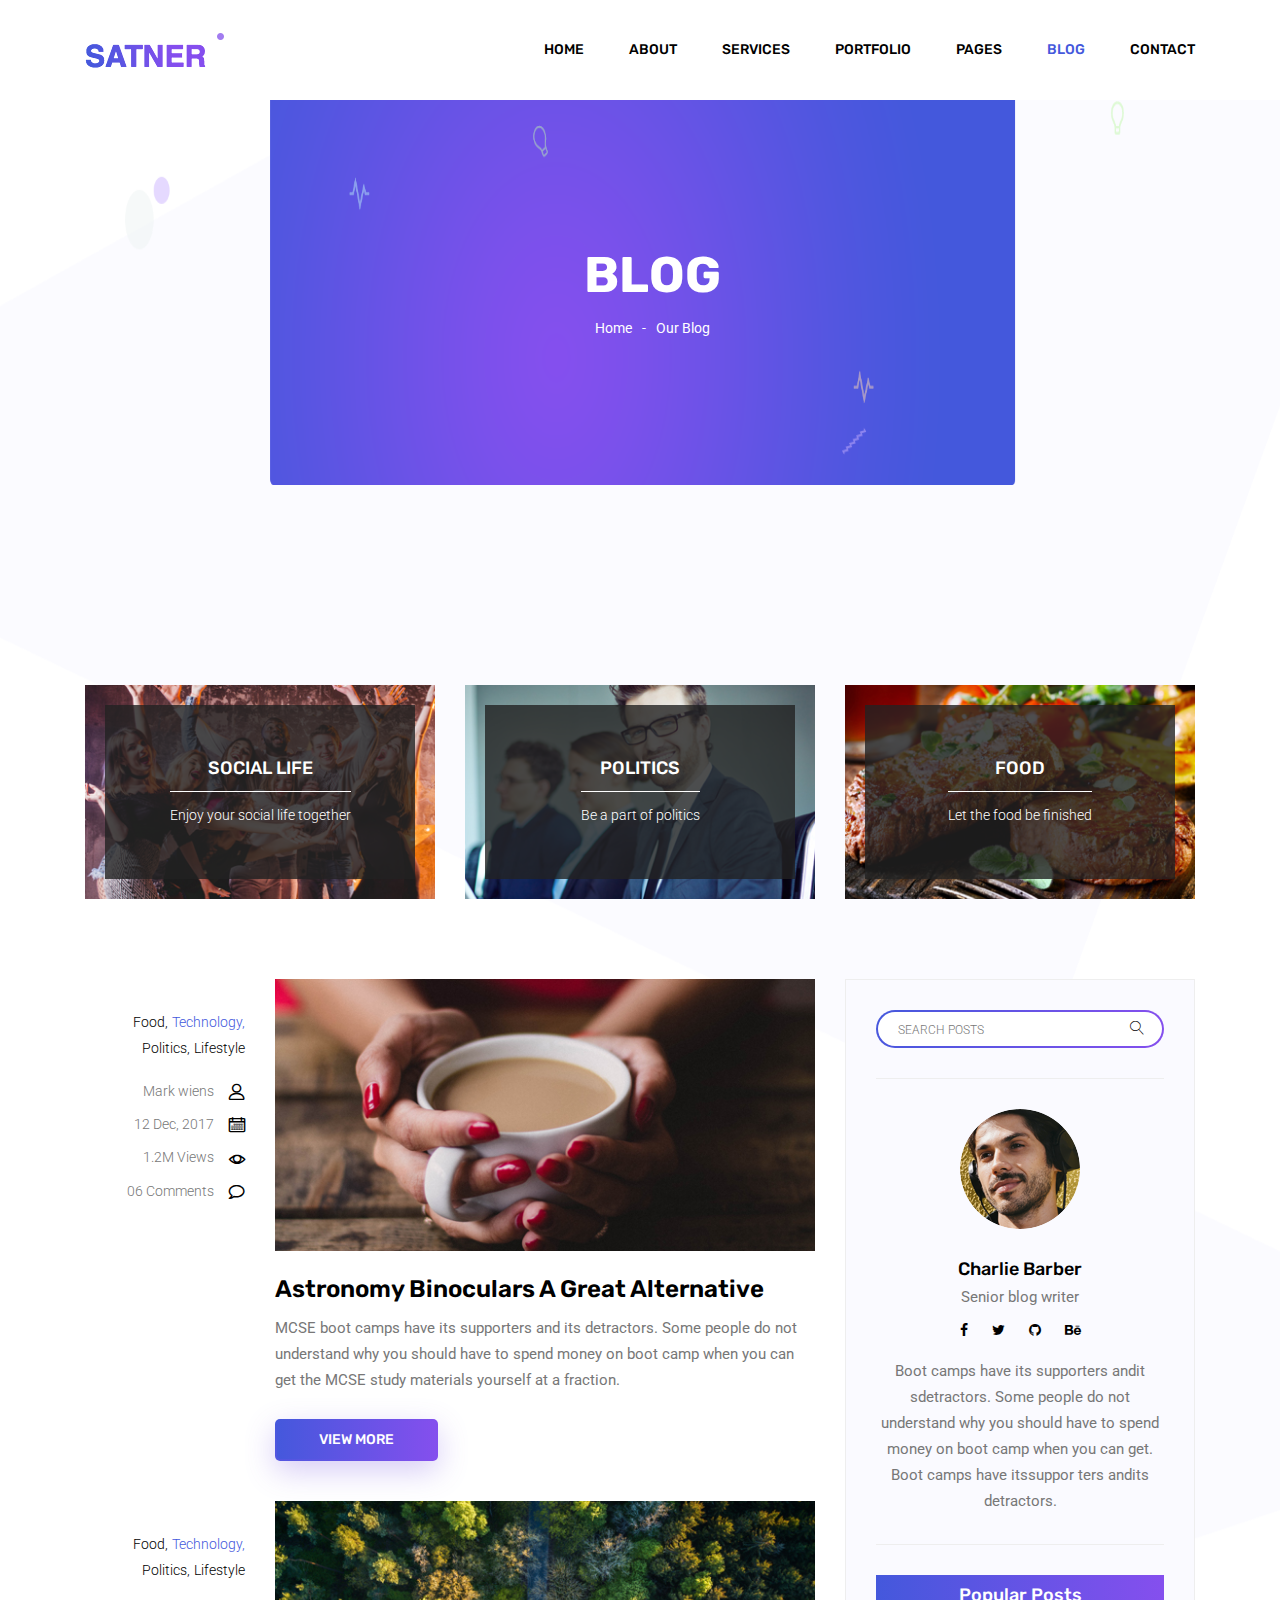
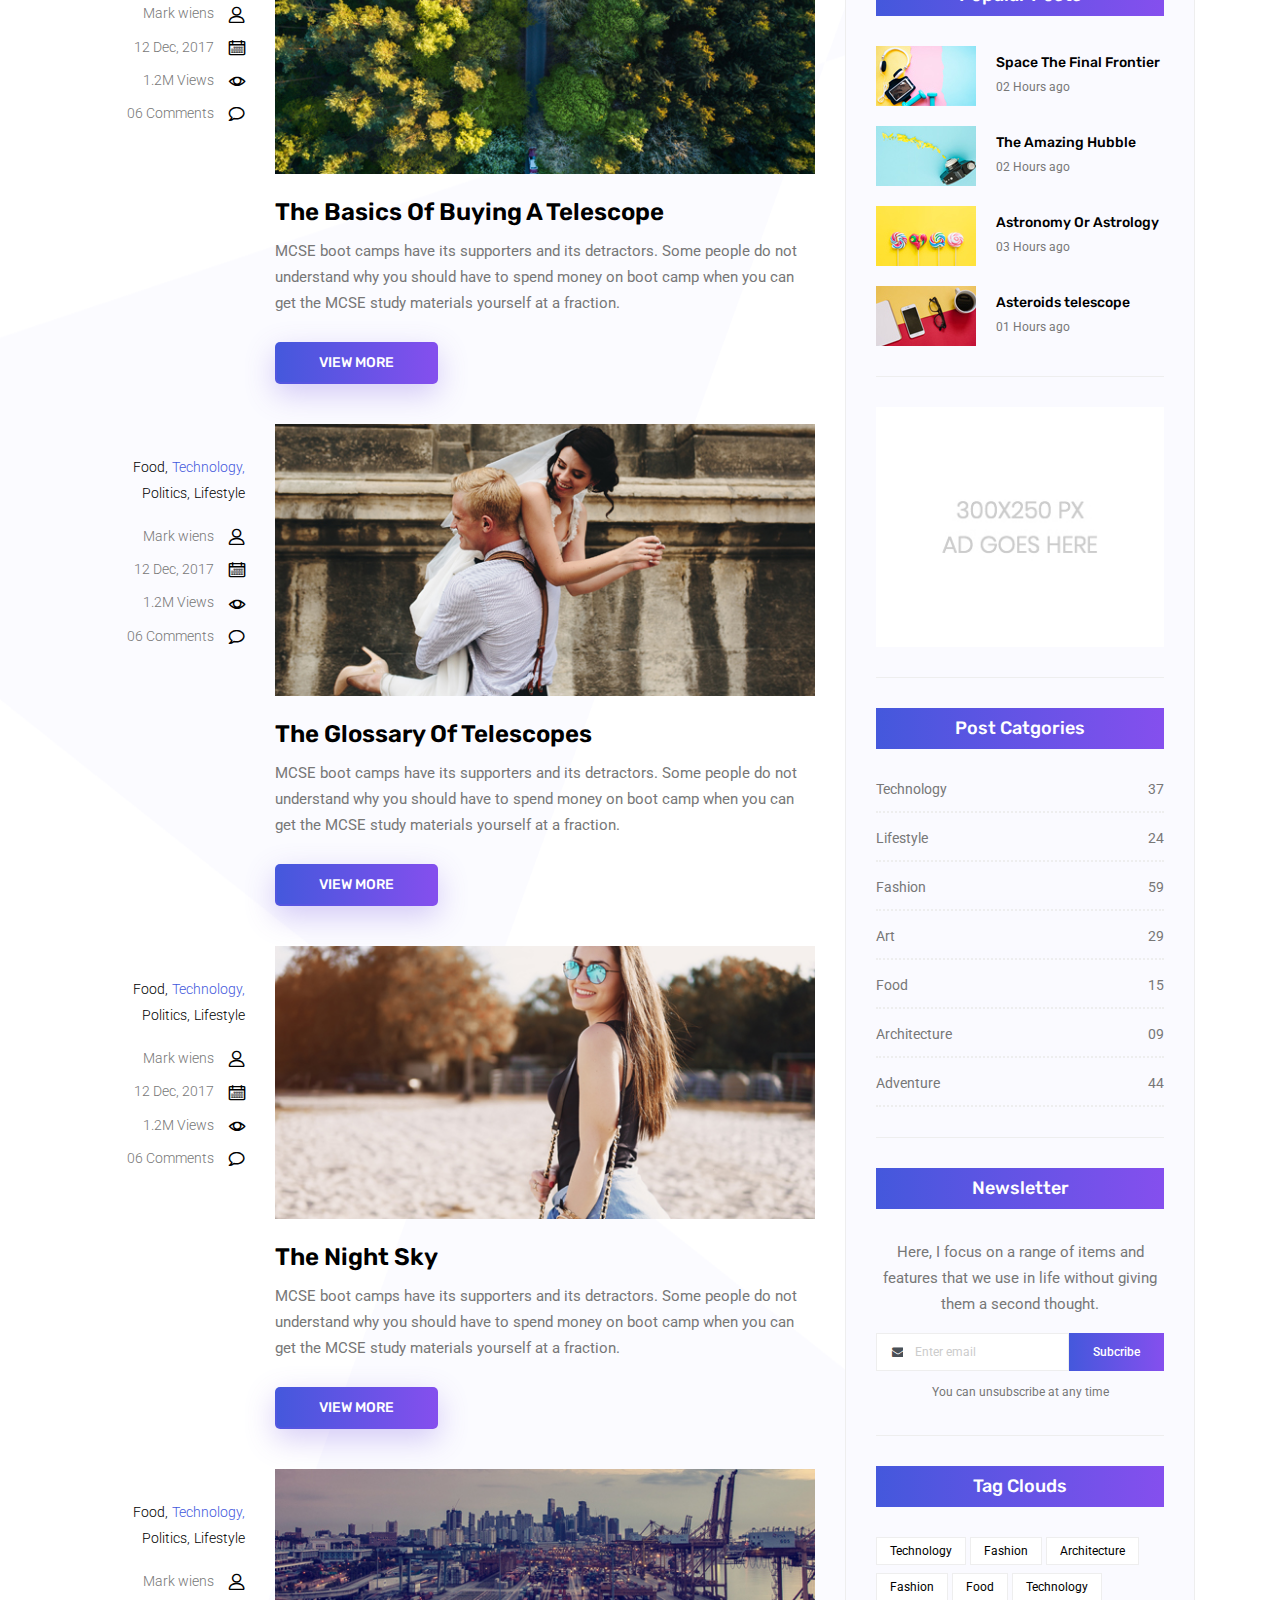
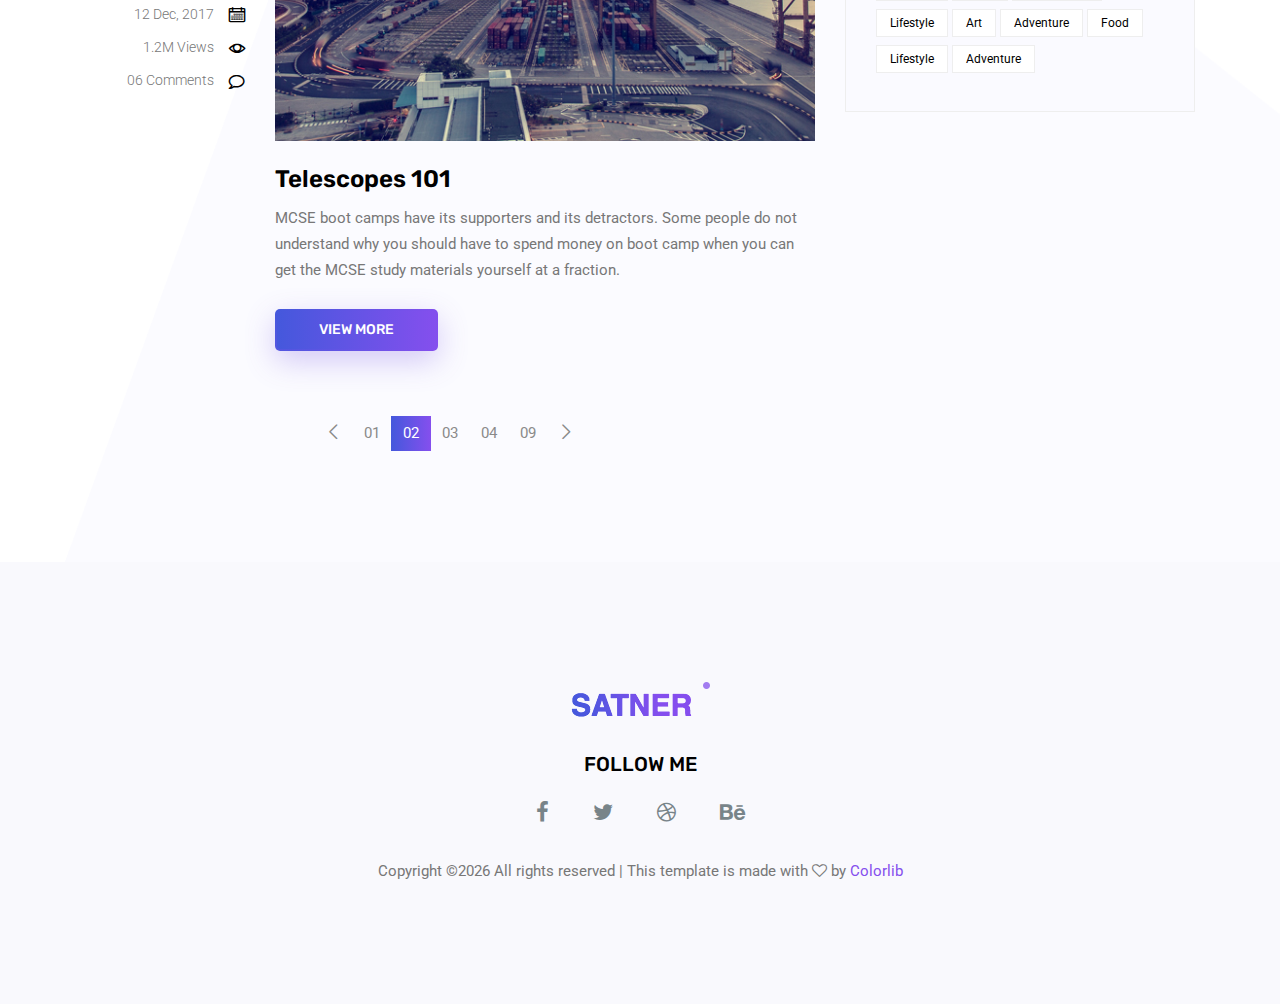
<file: blog.html>
<!doctype html>
<html lang="en">

<head>
	<!-- Required meta tags -->
	<meta charset="utf-8">
	<meta name="viewport" content="width=device-width, initial-scale=1, shrink-to-fit=no">
	<link rel="icon" href="img/favicon.png" type="image/png">
	<title>Blog</title>
	<!-- Bootstrap CSS -->
	<link rel="stylesheet" href="css/bootstrap.css">
	<link rel="stylesheet" href="vendors/linericon/style.css">
	<link rel="stylesheet" href="css/font-awesome.min.css">
	<link rel="stylesheet" href="vendors/owl-carousel/owl.carousel.min.css">
	<link rel="stylesheet" href="css/magnific-popup.css">
	<link rel="stylesheet" href="vendors/nice-select/css/nice-select.css">
	<!-- main css -->
	<link rel="stylesheet" href="css/style.css">
</head>

<body class="blog_version">

	<!--================ Start Header Area =================-->
	<header class="header_area">
		<div class="main_menu">
			<nav class="navbar navbar-expand-lg navbar-light">
				<div class="container">
					<!-- Brand and toggle get grouped for better mobile display -->
					<a class="navbar-brand logo_h" href="index.html"><img src="img/logo.png" alt=""></a>
					<button class="navbar-toggler" type="button" data-toggle="collapse" data-target="#navbarSupportedContent"
					 aria-controls="navbarSupportedContent" aria-expanded="false" aria-label="Toggle navigation">
						<span class="icon-bar"></span>
						<span class="icon-bar"></span>
						<span class="icon-bar"></span>
					</button>
					<!-- Collect the nav links, forms, and other content for toggling -->
					<div class="collapse navbar-collapse offset" id="navbarSupportedContent">
						<ul class="nav navbar-nav menu_nav justify-content-end">
							<li class="nav-item"><a class="nav-link" href="index.html">Home</a></li>
							<li class="nav-item"><a class="nav-link" href="about.html">About</a></li>
							<li class="nav-item"><a class="nav-link" href="services.html">Services</a></li>
							<li class="nav-item"><a class="nav-link" href="portfolio.html">Portfolio</a></li>
							<li class="nav-item submenu dropdown">
								<a href="#" class="nav-link dropdown-toggle" data-toggle="dropdown" role="button" aria-haspopup="true"
								 aria-expanded="false">Pages</a>
								<ul class="dropdown-menu">
                                    <li class="nav-item"><a class="nav-link" href="elements.html">Elements</a></li>
                                    <li class="nav-item"><a class="nav-link" href="portfolio-details.html">Portfolio Details</a></li>
								</ul>
							</li>
							<li class="nav-item submenu dropdown active">
								<a href="#" class="nav-link dropdown-toggle" data-toggle="dropdown" role="button" aria-haspopup="true"
								 aria-expanded="false">Blog</a>
								<ul class="dropdown-menu">
									<li class="nav-item"><a class="nav-link" href="blog.html">Blog</a></li>
									<li class="nav-item"><a class="nav-link" href="single-blog.html">Blog Details</a></li>
								</ul>
							</li>
							<li class="nav-item"><a class="nav-link" href="contact.html">Contact</a></li>
						</ul>
					</div>
				</div>
			</nav>
		</div>
	</header>
	<!--================ End Header Area =================-->

    <!--================ Start Banner Area =================-->
    <section class="banner_area">
        <div class="banner_inner d-flex align-items-center">
            <div class="container">
                <div class="banner_content text-center">
                    <h2>Blog</h2>
                    <div class="page_link">
                        <a href="index.html">Home</a>
                        <a href="blog.html">Our Blog</a>
                    </div>
                </div>
            </div>
        </div>
    </section>
    <!--================ End Banner Area =================-->
        
    <!--================Blog Categorie Area =================-->
    <section class="blog_categorie_area section_gap_top">
        <div class="container">
            <div class="row">
                <div class="col-lg-4">
                    <div class="categories_post">
                        <img src="img/blog/cat-post/cat-post-3.jpg" alt="post">
                        <div class="categories_details">
                            <div class="categories_text">
                                <a href="single-blog.html"><h5>Social Life</h5></a>
                                <div class="border_line"></div>
                                <p>Enjoy your social life together</p>
                            </div>
                        </div>
                    </div>
                </div>
                <div class="col-lg-4">
                    <div class="categories_post">
                        <img src="img/blog/cat-post/cat-post-2.jpg" alt="post">
                        <div class="categories_details">
                            <div class="categories_text">
                                <a href="single-blog.html"><h5>Politics</h5></a>
                                <div class="border_line"></div>
                                <p>Be a part of politics</p>
                            </div>
                        </div>
                    </div>
                </div>
                <div class="col-lg-4">
                    <div class="categories_post">
                        <img src="img/blog/cat-post/cat-post-1.jpg" alt="post">
                        <div class="categories_details">
                            <div class="categories_text">
                                <a href="single-blog.html"><h5>Food</h5></a>
                                <div class="border_line"></div>
                                <p>Let the food be finished</p>
                            </div>
                        </div>
                    </div>
                </div>
            </div>
        </div>
    </section>
    <!--================Blog Categorie Area =================-->
    
    <!--================Blog Area =================-->
    <section class="blog_area">
        <div class="container">
            <div class="row">
                <div class="col-lg-8">
                    <div class="blog_left_sidebar">
                        <article class="row blog_item">
                            <div class="col-md-3">
                                <div class="blog_info text-right">
                                    <div class="post_tag">
                                        <a href="#">Food,</a>
                                        <a class="active" href="#">Technology,</a>
                                        <a href="#">Politics,</a>
                                        <a href="#">Lifestyle</a>
                                    </div>
                                    <ul class="blog_meta list">
                                        <li><a href="#">Mark wiens<i class="lnr lnr-user"></i></a></li>
                                        <li><a href="#">12 Dec, 2017<i class="lnr lnr-calendar-full"></i></a></li>
                                        <li><a href="#">1.2M Views<i class="lnr lnr-eye"></i></a></li>
                                        <li><a href="#">06 Comments<i class="lnr lnr-bubble"></i></a></li>
                                    </ul>
                                </div>
                            </div>
                            <div class="col-md-9">
                                <div class="blog_post">
                                    <img src="img/blog/main-blog/m-blog-1.jpg" alt="">
                                    <div class="blog_details">
                                        <a href="single-blog.html"><h2>Astronomy Binoculars A Great Alternative</h2></a>
                                        <p>MCSE boot camps have its supporters and its detractors. Some people do not understand why you should have to spend money on boot camp when you can get the MCSE study materials yourself at a fraction.</p>
                                        <a href="single-blog.html" class="primary_btn"><span>View More</span></a>
                                    </div>
                                </div>
                            </div>
                        </article>
                        <article class="row blog_item">
                            <div class="col-md-3">
                                <div class="blog_info text-right">
                                    <div class="post_tag">
                                        <a href="#">Food,</a>
                                        <a class="active" href="#">Technology,</a>
                                        <a href="#">Politics,</a>
                                        <a href="#">Lifestyle</a>
                                    </div>
                                    <ul class="blog_meta list">
                                        <li><a href="#">Mark wiens<i class="lnr lnr-user"></i></a></li>
                                        <li><a href="#">12 Dec, 2017<i class="lnr lnr-calendar-full"></i></a></li>
                                        <li><a href="#">1.2M Views<i class="lnr lnr-eye"></i></a></li>
                                        <li><a href="#">06 Comments<i class="lnr lnr-bubble"></i></a></li>
                                    </ul>
                                </div>
                            </div>
                            <div class="col-md-9">
                                <div class="blog_post">
                                    <img src="img/blog/main-blog/m-blog-2.jpg" alt="">
                                    <div class="blog_details">
                                        <a href="single-blog.html"><h2>The Basics Of Buying A Telescope</h2></a>
                                        <p>MCSE boot camps have its supporters and its detractors. Some people do not understand why you should have to spend money on boot camp when you can get the MCSE study materials yourself at a fraction.</p>
                                        <a href="single-blog.html" class="primary_btn"><span>View More</span></a>
                                    </div>
                                </div>
                            </div>
                        </article>
                        <article class="row blog_item">
                            <div class="col-md-3">
                                <div class="blog_info text-right">
                                    <div class="post_tag">
                                        <a href="#">Food,</a>
                                        <a class="active" href="#">Technology,</a>
                                        <a href="#">Politics,</a>
                                        <a href="#">Lifestyle</a>
                                    </div>
                                    <ul class="blog_meta list">
                                        <li><a href="#">Mark wiens<i class="lnr lnr-user"></i></a></li>
                                        <li><a href="#">12 Dec, 2017<i class="lnr lnr-calendar-full"></i></a></li>
                                        <li><a href="#">1.2M Views<i class="lnr lnr-eye"></i></a></li>
                                        <li><a href="#">06 Comments<i class="lnr lnr-bubble"></i></a></li>
                                    </ul>
                                </div>
                            </div>
                            <div class="col-md-9">
                                <div class="blog_post">
                                    <img src="img/blog/main-blog/m-blog-3.jpg" alt="">
                                    <div class="blog_details">
                                        <a href="single-blog.html"><h2>The Glossary Of Telescopes</h2></a>
                                        <p>MCSE boot camps have its supporters and its detractors. Some people do not understand why you should have to spend money on boot camp when you can get the MCSE study materials yourself at a fraction.</p>
                                        <a href="single-blog.html" class="primary_btn"><span>View More</span></a>
                                    </div>
                                </div>
                            </div>
                        </article>
                        <article class="row blog_item">
                            <div class="col-md-3">
                                <div class="blog_info text-right">
                                    <div class="post_tag">
                                        <a href="#">Food,</a>
                                        <a class="active" href="#">Technology,</a>
                                        <a href="#">Politics,</a>
                                        <a href="#">Lifestyle</a>
                                    </div>
                                    <ul class="blog_meta list">
                                        <li><a href="#">Mark wiens<i class="lnr lnr-user"></i></a></li>
                                        <li><a href="#">12 Dec, 2017<i class="lnr lnr-calendar-full"></i></a></li>
                                        <li><a href="#">1.2M Views<i class="lnr lnr-eye"></i></a></li>
                                        <li><a href="#">06 Comments<i class="lnr lnr-bubble"></i></a></li>
                                    </ul>
                                </div>
                            </div>
                            <div class="col-md-9">
                                <div class="blog_post">
                                    <img src="img/blog/main-blog/m-blog-4.jpg" alt="">
                                    <div class="blog_details">
                                        <a href="single-blog.html"><h2>The Night Sky</h2></a>
                                        <p>MCSE boot camps have its supporters and its detractors. Some people do not understand why you should have to spend money on boot camp when you can get the MCSE study materials yourself at a fraction.</p>
                                        <a href="single-blog.html" class="primary_btn"><span>View More</span></a>
                                    </div>
                                </div>
                            </div>
                        </article>
                        <article class="row blog_item">
                            <div class="col-md-3">
                                <div class="blog_info text-right">
                                    <div class="post_tag">
                                        <a href="#">Food,</a>
                                        <a class="active" href="#">Technology,</a>
                                        <a href="#">Politics,</a>
                                        <a href="#">Lifestyle</a>
                                    </div>
                                    <ul class="blog_meta list">
                                        <li><a href="#">Mark wiens<i class="lnr lnr-user"></i></a></li>
                                        <li><a href="#">12 Dec, 2017<i class="lnr lnr-calendar-full"></i></a></li>
                                        <li><a href="#">1.2M Views<i class="lnr lnr-eye"></i></a></li>
                                        <li><a href="#">06 Comments<i class="lnr lnr-bubble"></i></a></li>
                                    </ul>
                                </div>
                            </div>
                            <div class="col-md-9">
                                <div class="blog_post">
                                    <img src="img/blog/main-blog/m-blog-5.jpg" alt="">
                                    <div class="blog_details">
                                        <a href="single-blog.html"><h2>Telescopes 101</h2></a>
                                        <p>MCSE boot camps have its supporters and its detractors. Some people do not understand why you should have to spend money on boot camp when you can get the MCSE study materials yourself at a fraction.</p>
                                        <a href="single-blog.html" class="primary_btn"><span>View More</span></a>
                                    </div>
                                </div>
                            </div>
                        </article>
                        <nav class="blog-pagination justify-content-center d-flex">
                            <ul class="pagination">
                                <li class="page-item">
                                    <a href="#" class="page-link" aria-label="Previous">
                                        <span aria-hidden="true">
                                            <span class="lnr lnr-chevron-left"></span>
                                        </span>
                                    </a>
                                </li>
                                <li class="page-item"><a href="#" class="page-link">01</a></li>
                                <li class="page-item active"><a href="#" class="page-link">02</a></li>
                                <li class="page-item"><a href="#" class="page-link">03</a></li>
                                <li class="page-item"><a href="#" class="page-link">04</a></li>
                                <li class="page-item"><a href="#" class="page-link">09</a></li>
                                <li class="page-item">
                                    <a href="#" class="page-link" aria-label="Next">
                                        <span aria-hidden="true">
                                            <span class="lnr lnr-chevron-right"></span>
                                        </span>
                                    </a>
                                </li>
                            </ul>
                        </nav>
                    </div>
                </div>
                <div class="col-lg-4">
                    <div class="blog_right_sidebar">
                        <aside class="single_sidebar_widget search_widget">
                            <div class="input-group">
                                <input type="text" class="form-control" placeholder="Search Posts">
                                <span class="input-group-btn">
                                    <button class="btn btn-default" type="button"><i class="lnr lnr-magnifier"></i></button>
                                </span>
                            </div><!-- /input-group -->
                            <div class="br"></div>
                        </aside>
                        <aside class="single_sidebar_widget author_widget">
                            <img class="author_img rounded-circle" src="img/blog/author.png" alt="">
                            <h4>Charlie Barber</h4>
                            <p>Senior blog writer</p>
                            <div class="social_icon">
                                <a href="#"><i class="fa fa-facebook"></i></a>
                                <a href="#"><i class="fa fa-twitter"></i></a>
                                <a href="#"><i class="fa fa-github"></i></a>
                                <a href="#"><i class="fa fa-behance"></i></a>
                            </div>
                            <p>Boot camps have its supporters andit sdetractors. Some people do not understand why you should have to spend money on boot camp when you can get. Boot camps have itssuppor ters andits detractors.</p>
                            <div class="br"></div>
                        </aside>
                        <aside class="single_sidebar_widget popular_post_widget">
                            <h3 class="widget_title">Popular Posts</h3>
                            <div class="media post_item">
                                <img src="img/blog/popular-post/post1.jpg" alt="post">
                                <div class="media-body">
                                    <a href="single-blog.html"><h3>Space The Final Frontier</h3></a>
                                    <p>02 Hours ago</p>
                                </div>
                            </div>
                            <div class="media post_item">
                                <img src="img/blog/popular-post/post2.jpg" alt="post">
                                <div class="media-body">
                                    <a href="single-blog.html"><h3>The Amazing Hubble</h3></a>
                                    <p>02 Hours ago</p>
                                </div>
                            </div>
                            <div class="media post_item">
                                <img src="img/blog/popular-post/post3.jpg" alt="post">
                                <div class="media-body">
                                    <a href="single-blog.html"><h3>Astronomy Or Astrology</h3></a>
                                    <p>03 Hours ago</p>
                                </div>
                            </div>
                            <div class="media post_item">
                                <img src="img/blog/popular-post/post4.jpg" alt="post">
                                <div class="media-body">
                                    <a href="single-blog.html"><h3>Asteroids telescope</h3></a>
                                    <p>01 Hours ago</p>
                                </div>
                            </div>
                            <div class="br"></div>
                        </aside>
                        <aside class="single_sidebar_widget ads_widget">
                            <a href="#"><img class="img-fluid" src="img/blog/add.jpg" alt=""></a>
                            <div class="br"></div>
                        </aside>
                        <aside class="single_sidebar_widget post_category_widget">
                            <h4 class="widget_title">Post Catgories</h4>
                            <ul class="list cat-list">
                                <li>
                                    <a href="#" class="d-flex justify-content-between">
                                        <p>Technology</p>
                                        <p>37</p>
                                    </a>
                                </li>
                                <li>
                                    <a href="#" class="d-flex justify-content-between">
                                        <p>Lifestyle</p>
                                        <p>24</p>
                                    </a>
                                </li>
                                <li>
                                    <a href="#" class="d-flex justify-content-between">
                                        <p>Fashion</p>
                                        <p>59</p>
                                    </a>
                                </li>
                                <li>
                                    <a href="#" class="d-flex justify-content-between">
                                        <p>Art</p>
                                        <p>29</p>
                                    </a>
                                </li>
                                <li>
                                    <a href="#" class="d-flex justify-content-between">
                                        <p>Food</p>
                                        <p>15</p>
                                    </a>
                                </li>
                                <li>
                                    <a href="#" class="d-flex justify-content-between">
                                        <p>Architecture</p>
                                        <p>09</p>
                                    </a>
                                </li>
                                <li>
                                    <a href="#" class="d-flex justify-content-between">
                                        <p>Adventure</p>
                                        <p>44</p>
                                    </a>
                                </li>															
                            </ul>
                            <div class="br"></div>
                        </aside>
                        <aside class="single-sidebar-widget newsletter_widget">
                            <h4 class="widget_title">Newsletter</h4>
                            <p>
                            Here, I focus on a range of items and features that we use in life without
                            giving them a second thought.
                            </p>
                            <div class="form-group d-flex flex-row">
                                <div class="input-group">
                                    <div class="input-group-prepend">
                                        <div class="input-group-text"><i class="fa fa-envelope" aria-hidden="true"></i></div>
                                    </div>
                                    <input type="text" class="form-control" id="inlineFormInputGroup" placeholder="Enter email" onfocus="this.placeholder = ''" onblur="this.placeholder = 'Enter email'">
                                </div>
                                <a href="#" class="bbtns">Subcribe</a>
                            </div>	
                            <p class="text-bottom">You can unsubscribe at any time</p>	
                            <div class="br"></div>							
                        </aside>
                        <aside class="single-sidebar-widget tag_cloud_widget">
                            <h4 class="widget_title">Tag Clouds</h4>
                            <ul class="list">
                                <li><a href="#">Technology</a></li>
                                <li><a href="#">Fashion</a></li>
                                <li><a href="#">Architecture</a></li>
                                <li><a href="#">Fashion</a></li>
                                <li><a href="#">Food</a></li>
                                <li><a href="#">Technology</a></li>
                                <li><a href="#">Lifestyle</a></li>
                                <li><a href="#">Art</a></li>
                                <li><a href="#">Adventure</a></li>
                                <li><a href="#">Food</a></li>
                                <li><a href="#">Lifestyle</a></li>
                                <li><a href="#">Adventure</a></li>
                            </ul>
                        </aside>
                    </div>
                </div>
            </div>
        </div>
    </section>
    <!--================Blog Area =================-->
    
    <!--================Footer Area =================-->
	<footer class="footer_area">
        <div class="container">
            <div class="row justify-content-center">
                <div class="col-lg-12">
                    <div class="footer_top flex-column">
                        <div class="footer_logo">
                            <a href="#">
                                <img src="img/logo.png" alt="">
                            </a>
                            <h4>Follow Me</h4>
                        </div>
                        <div class="footer_social">
                            <a href="#"><i class="fa fa-facebook"></i></a>
                            <a href="#"><i class="fa fa-twitter"></i></a>
                            <a href="#"><i class="fa fa-dribbble"></i></a>
                            <a href="#"><i class="fa fa-behance"></i></a>
                        </div>
                    </div>
                </div>
            </div>
            <div class="row footer_bottom justify-content-center">
                <p class="col-lg-8 col-sm-12 footer-text">
                    <!-- Link back to Colorlib can't be removed. Template is licensed under CC BY 3.0. -->
Copyright &copy;<script>document.write(new Date().getFullYear());</script> All rights reserved | This template is made with <i class="fa fa-heart-o" aria-hidden="true"></i> by <a href="https://colorlib.com" target="_blank">Colorlib</a>
<!-- Link back to Colorlib can't be removed. Template is licensed under CC BY 3.0. --></p>
            </div>
        </div>
    </footer>
    <!--================End Footer Area =================-->
   
    <!-- Optional JavaScript -->
    <!-- jQuery first, then Popper.js, then Bootstrap JS -->
    <script src="js/jquery-3.2.1.min.js"></script>
    <script src="js/popper.js"></script>
    <script src="js/bootstrap.min.js"></script>
    <script src="js/stellar.js"></script>
    <script src="vendors/lightbox/simpleLightbox.min.js"></script>
    <script src="vendors/nice-select/js/jquery.nice-select.min.js"></script>
    <script src="vendors/isotope/imagesloaded.pkgd.min.js"></script>
    <script src="vendors/isotope/isotope-min.js"></script>
    <script src="vendors/owl-carousel/owl.carousel.min.js"></script>
    <script src="js/jquery.ajaxchimp.min.js"></script>
    <script src="js/mail-script.js"></script>
    <script src="js/theme.js"></script>
</body>
</html>
</file>
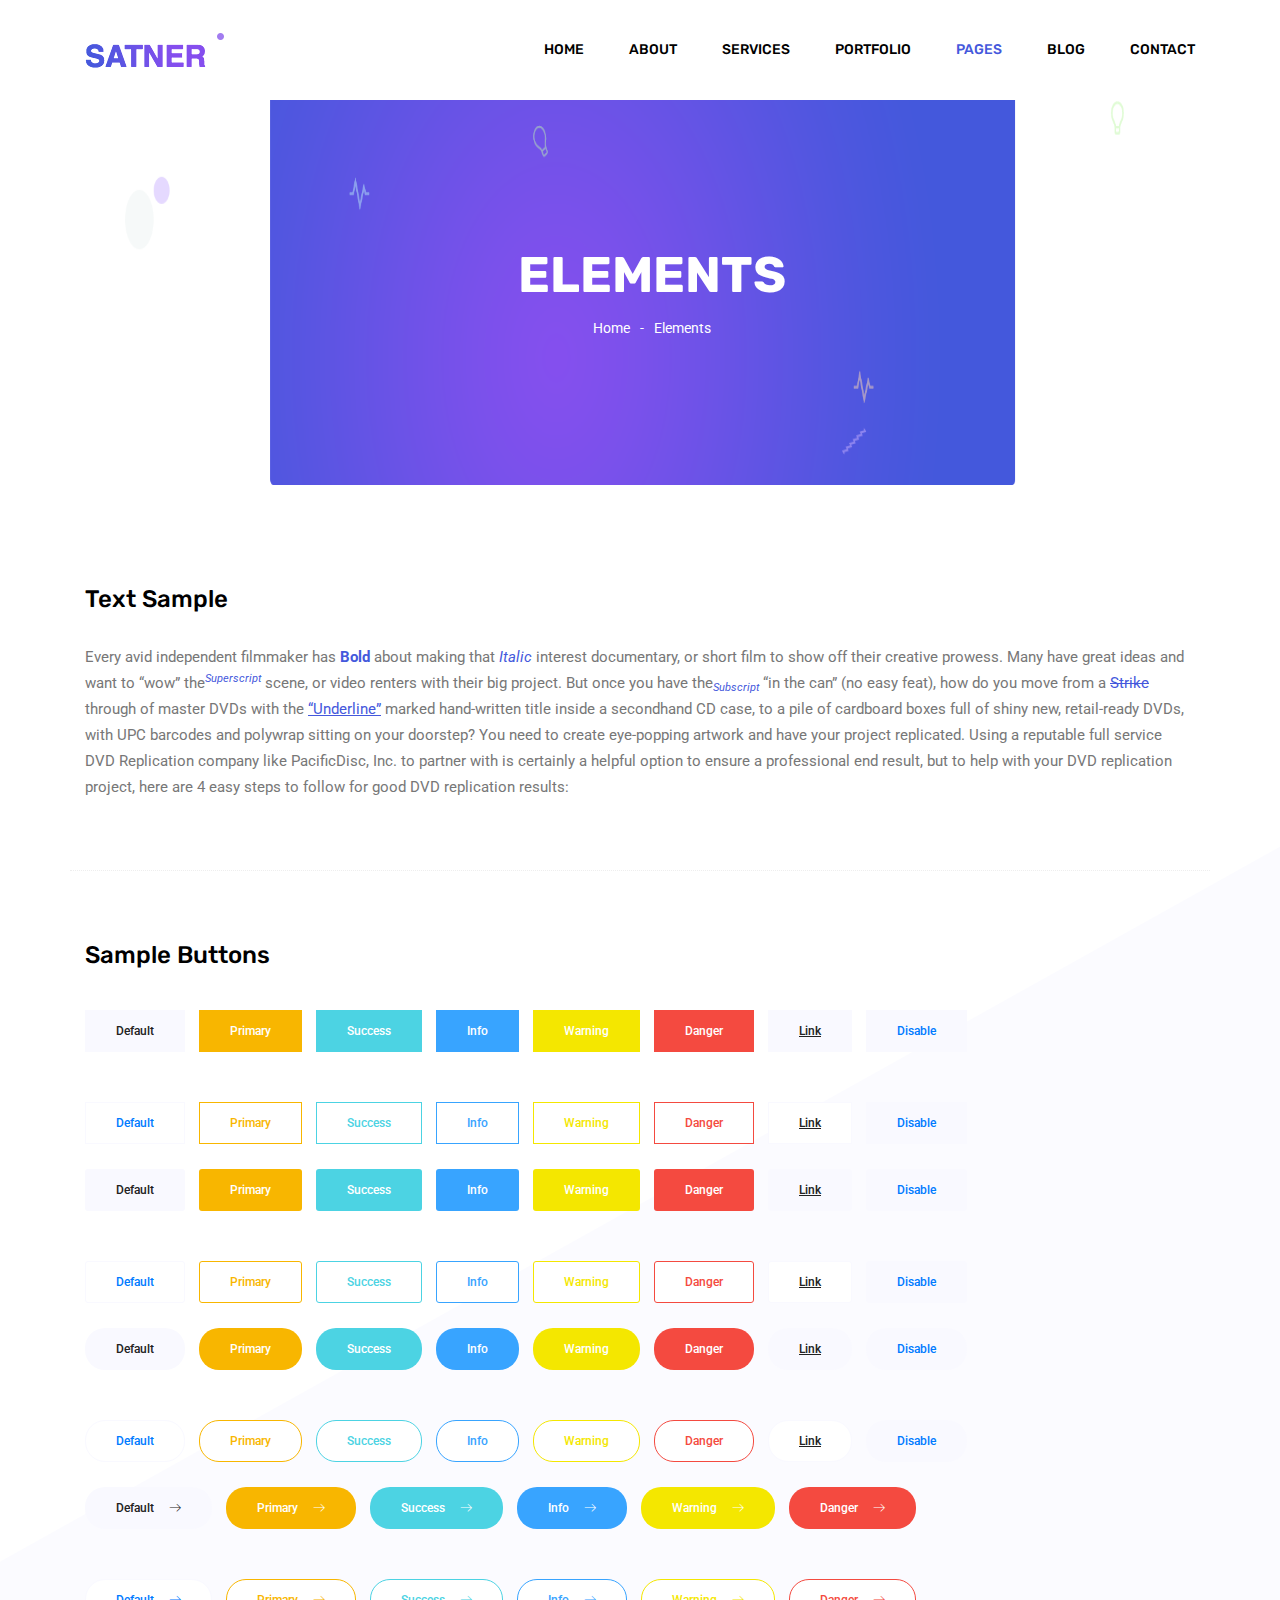
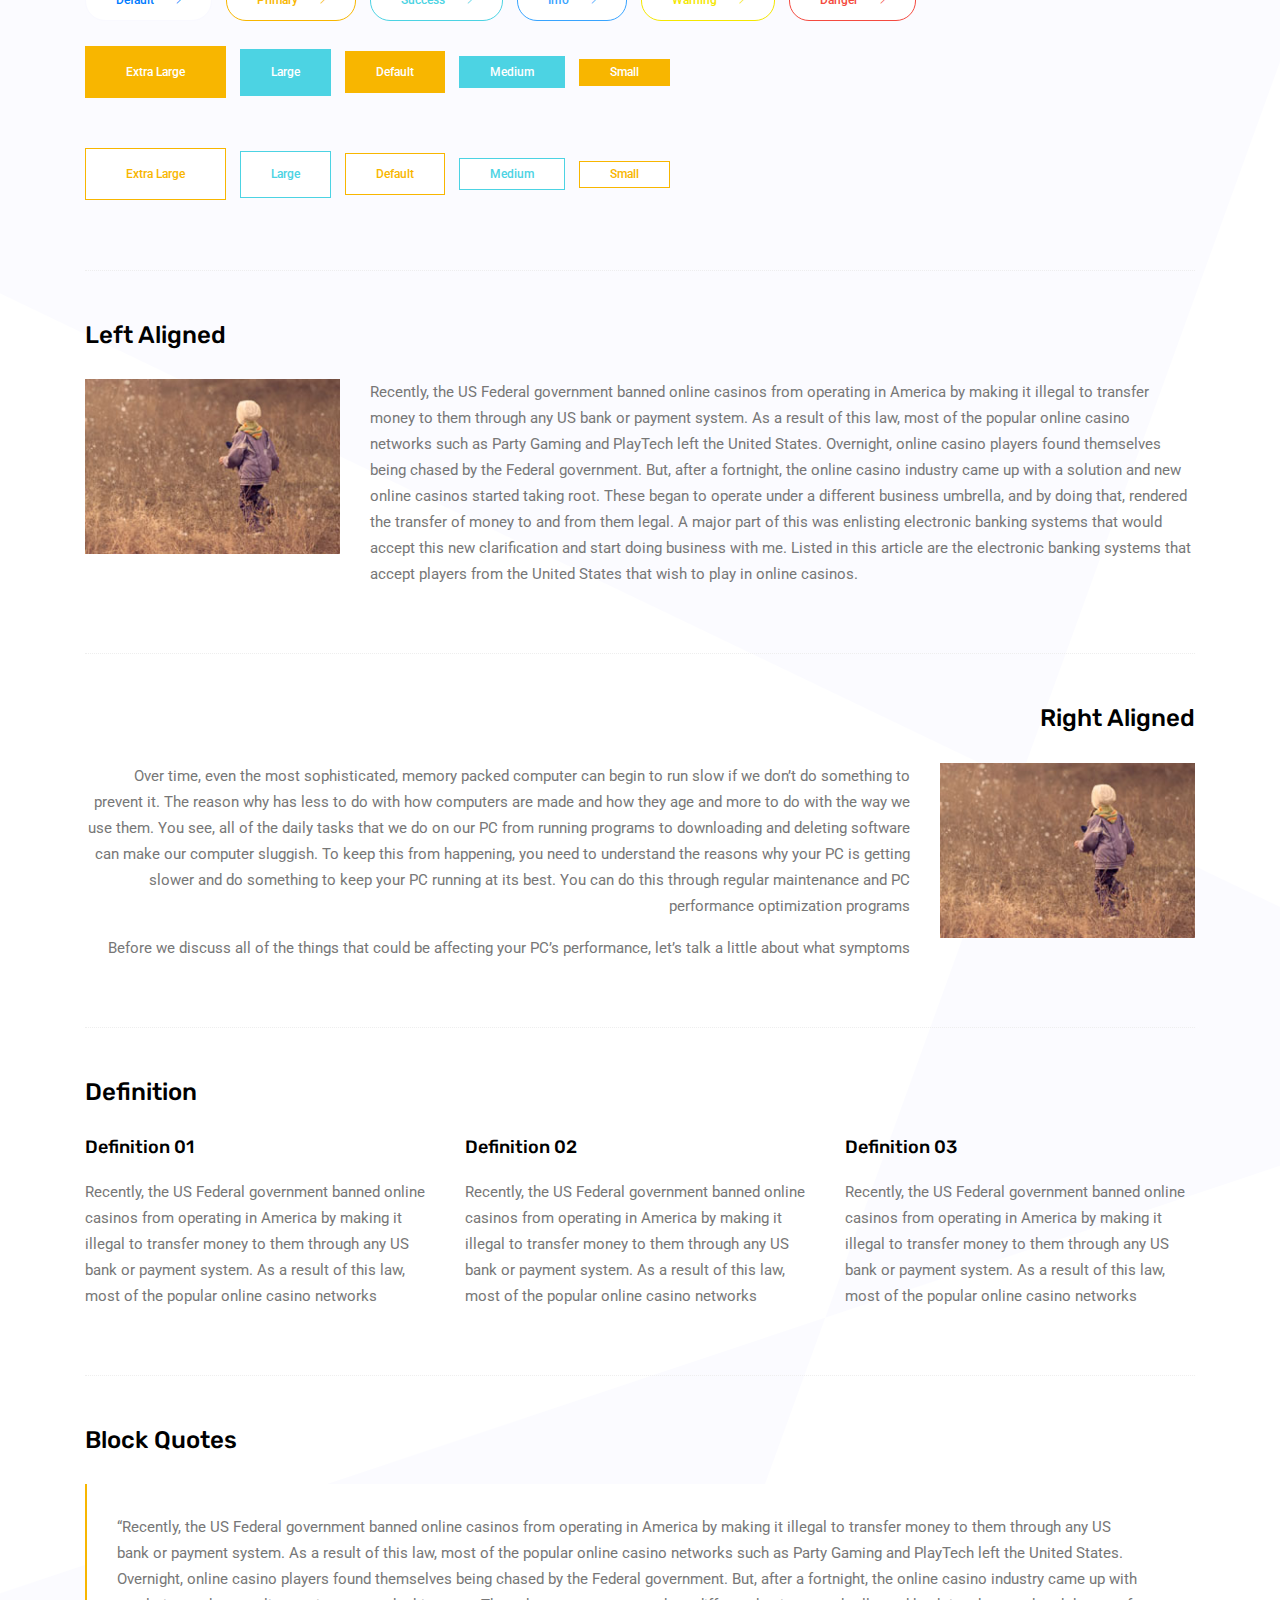
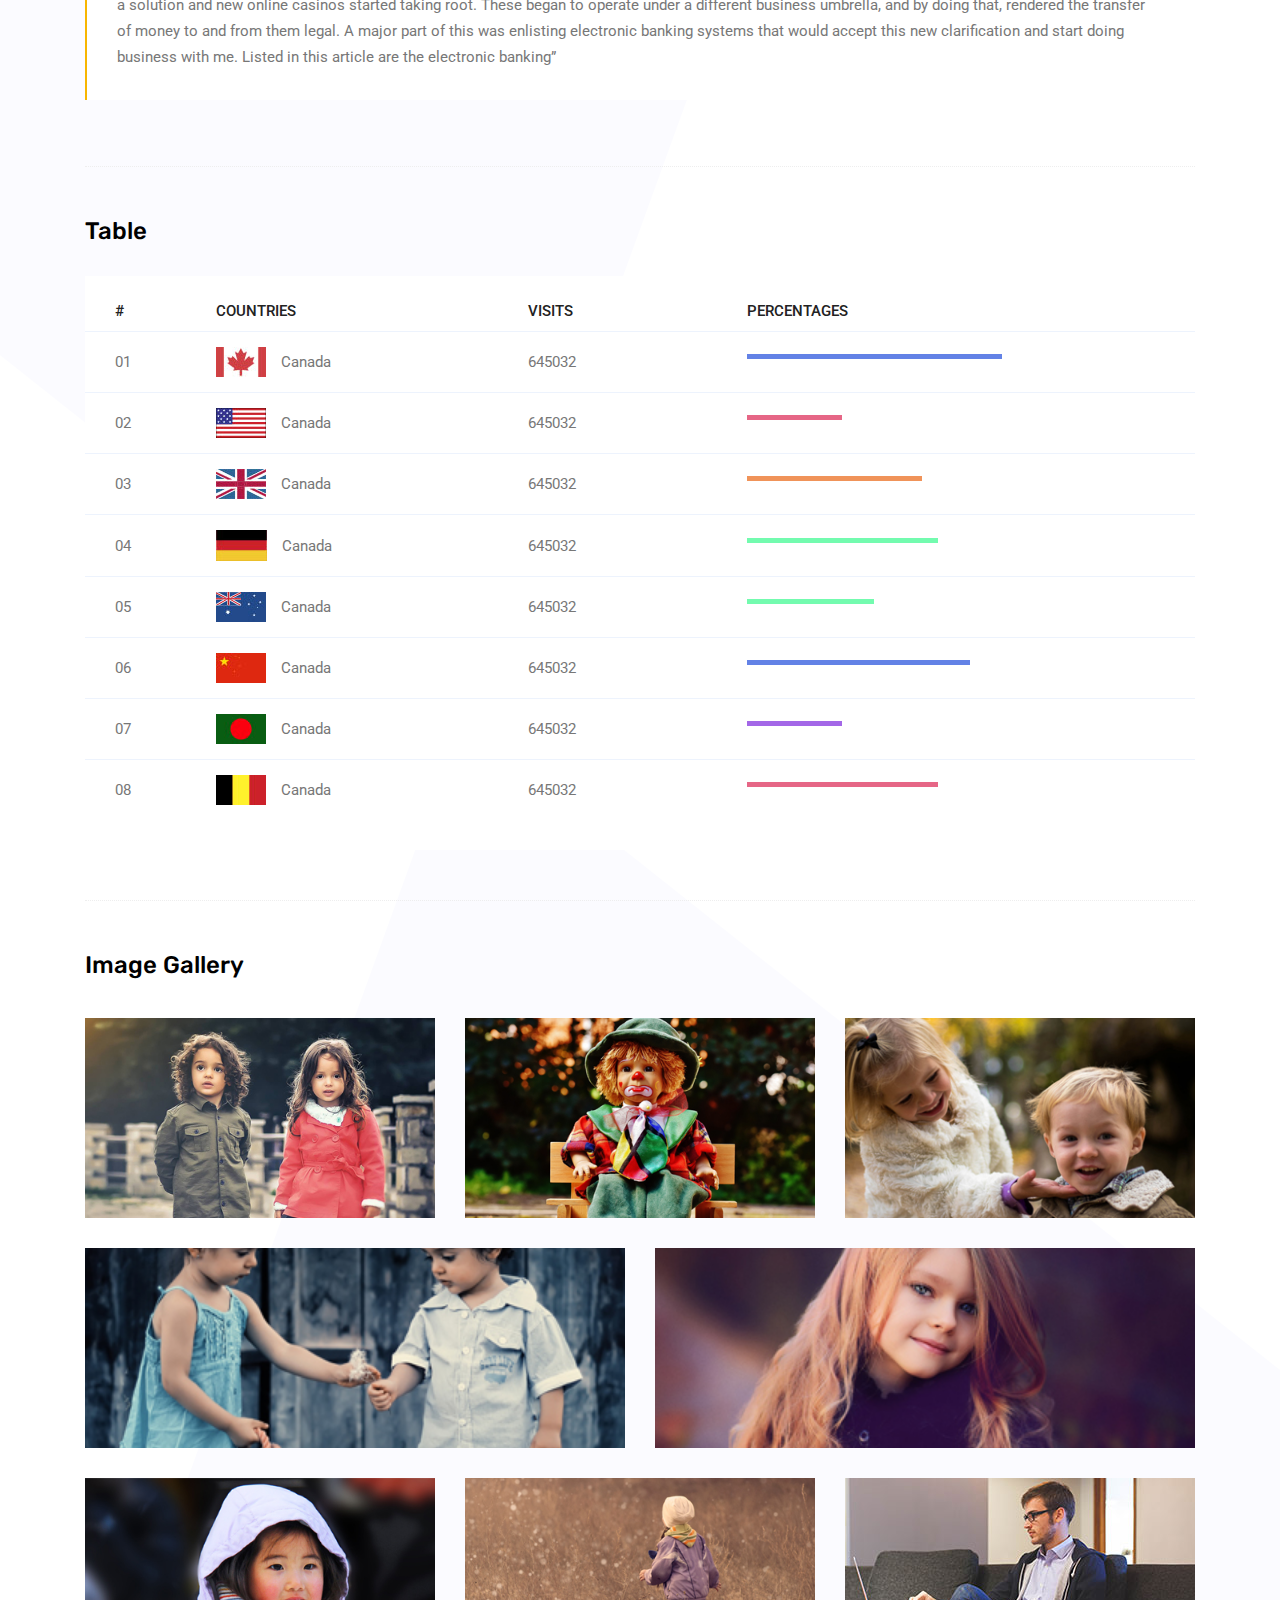
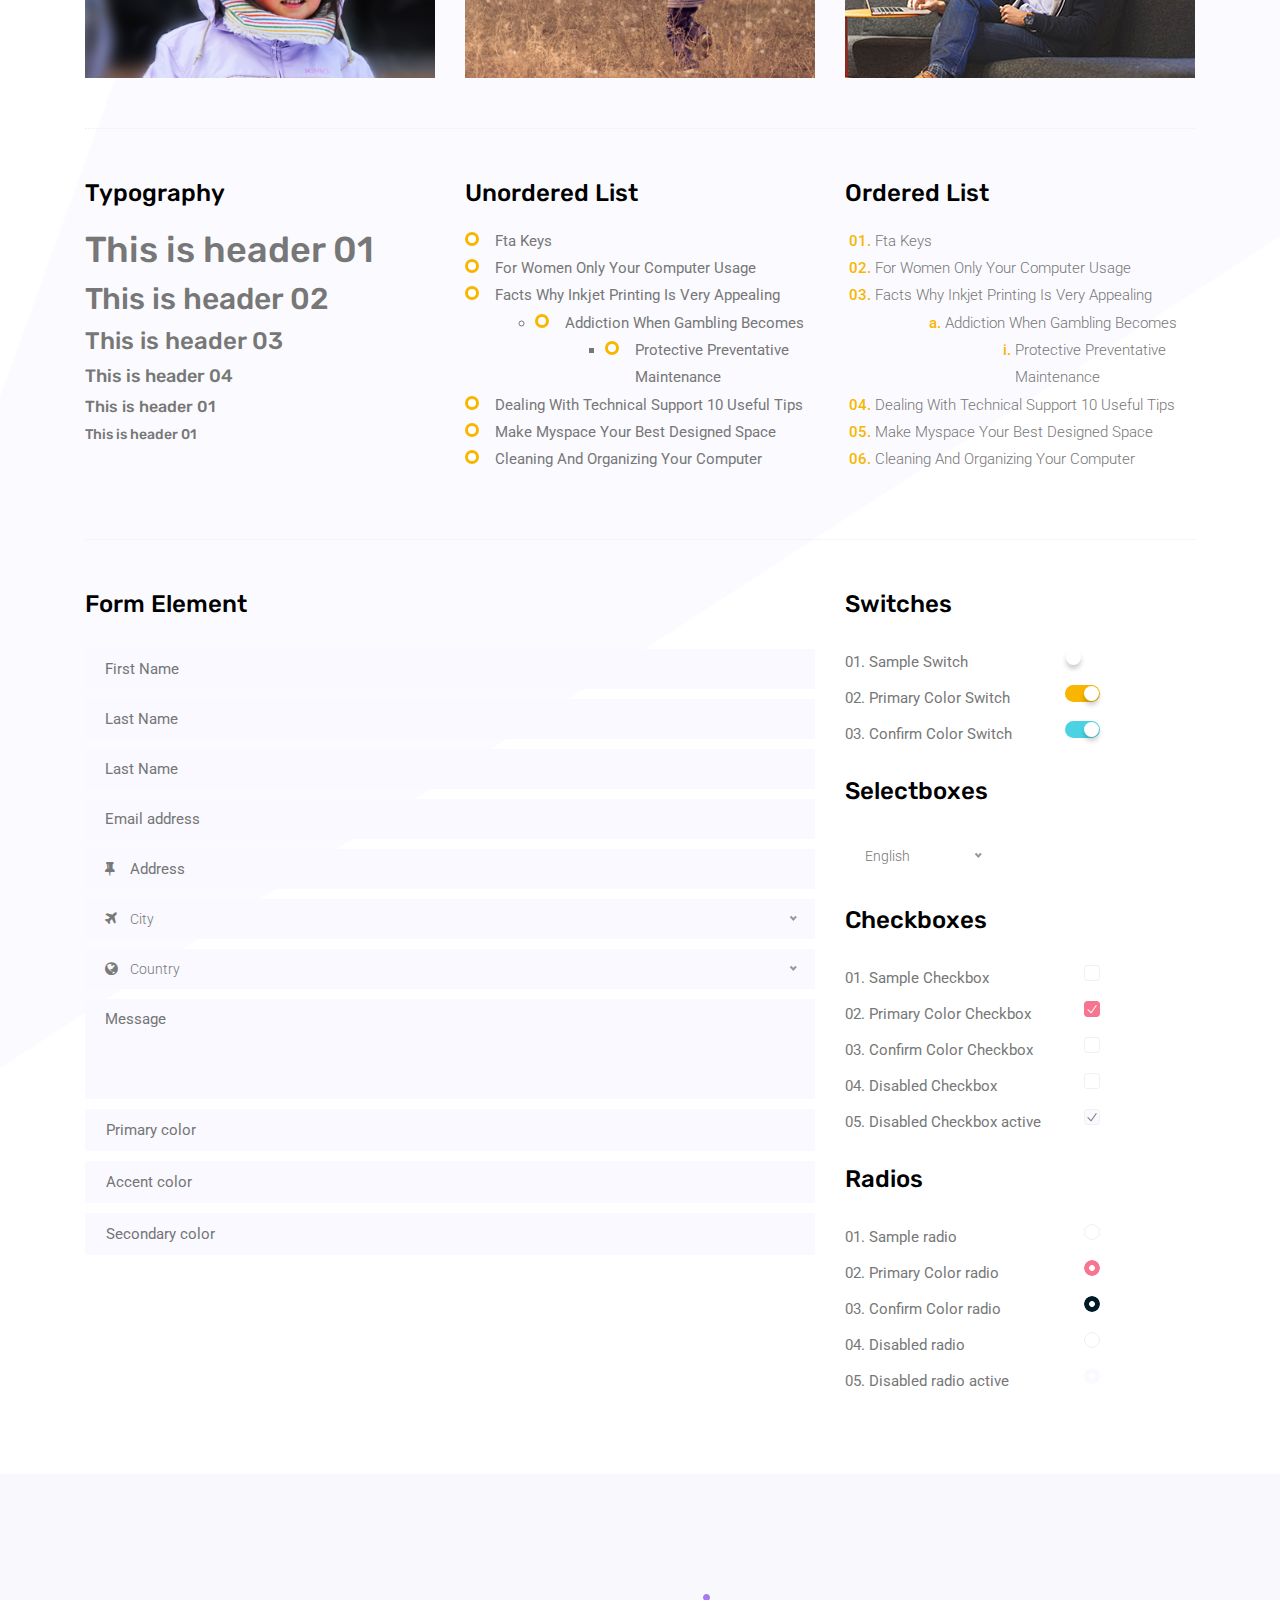
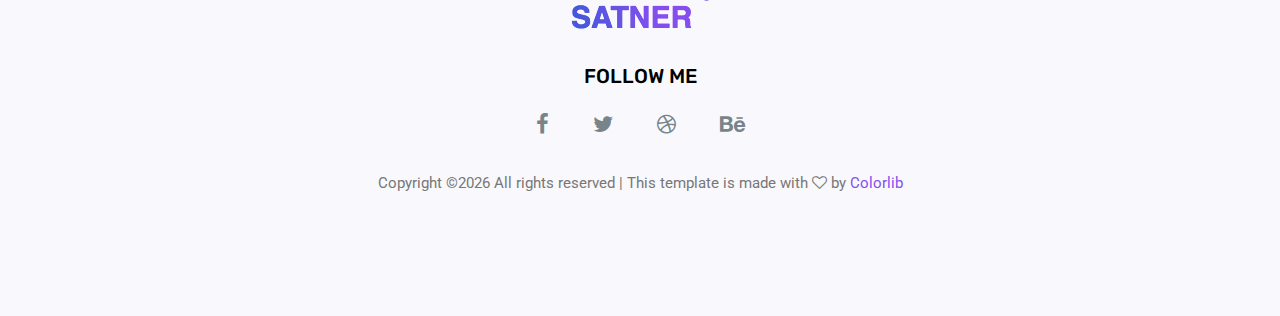
<file: elements.html>
<!doctype html>
<html lang="en">

<head>
	<!-- Required meta tags -->
	<meta charset="utf-8">
	<meta name="viewport" content="width=device-width, initial-scale=1, shrink-to-fit=no">
	<link rel="icon" href="img/favicon.png" type="image/png">
	<title>Elements</title>
	<!-- Bootstrap CSS -->
	<link rel="stylesheet" href="css/bootstrap.css">
	<link rel="stylesheet" href="vendors/linericon/style.css">
	<link rel="stylesheet" href="css/font-awesome.min.css">
	<link rel="stylesheet" href="vendors/owl-carousel/owl.carousel.min.css">
	<link rel="stylesheet" href="css/magnific-popup.css">
	<link rel="stylesheet" href="vendors/nice-select/css/nice-select.css">
	<!-- main css -->
	<link rel="stylesheet" href="css/style.css">
</head>

<body class="blog_version">

	<!--================ Start Header Area =================-->
	<header class="header_area">
		<div class="main_menu">
			<nav class="navbar navbar-expand-lg navbar-light">
				<div class="container">
					<!-- Brand and toggle get grouped for better mobile display -->
					<a class="navbar-brand logo_h" href="index.html"><img src="img/logo.png" alt=""></a>
					<button class="navbar-toggler" type="button" data-toggle="collapse" data-target="#navbarSupportedContent"
					 aria-controls="navbarSupportedContent" aria-expanded="false" aria-label="Toggle navigation">
						<span class="icon-bar"></span>
						<span class="icon-bar"></span>
						<span class="icon-bar"></span>
					</button>
					<!-- Collect the nav links, forms, and other content for toggling -->
					<div class="collapse navbar-collapse offset" id="navbarSupportedContent">
						<ul class="nav navbar-nav menu_nav justify-content-end">
							<li class="nav-item"><a class="nav-link" href="index.html">Home</a></li>
							<li class="nav-item"><a class="nav-link" href="about.html">About</a></li>
							<li class="nav-item"><a class="nav-link" href="services.html">Services</a></li>
							<li class="nav-item"><a class="nav-link" href="portfolio.html">Portfolio</a></li>
							<li class="nav-item submenu dropdown active">
								<a href="#" class="nav-link dropdown-toggle" data-toggle="dropdown" role="button" aria-haspopup="true"
								 aria-expanded="false">Pages</a>
								<ul class="dropdown-menu">
                                    <li class="nav-item"><a class="nav-link" href="elements.html">Elements</a></li>
                                    <li class="nav-item"><a class="nav-link" href="portfolio-details.html">Portfolio Details</a></li>
								</ul>
							</li>
							<li class="nav-item submenu dropdown">
								<a href="#" class="nav-link dropdown-toggle" data-toggle="dropdown" role="button" aria-haspopup="true"
								 aria-expanded="false">Blog</a>
								<ul class="dropdown-menu">
									<li class="nav-item"><a class="nav-link" href="blog.html">Blog</a></li>
									<li class="nav-item"><a class="nav-link" href="single-blog.html">Blog Details</a></li>
								</ul>
							</li>
							<li class="nav-item"><a class="nav-link" href="contact.html">Contact</a></li>
						</ul>
					</div>
				</div>
			</nav>
		</div>
	</header>
	<!--================ End Header Area =================-->

    <!--================ Start Banner Area =================-->
    <section class="banner_area">
        <div class="banner_inner d-flex align-items-center">
            <div class="container">
                <div class="banner_content text-center">
                    <h2>Elements</h2>
                    <div class="page_link">
                        <a href="index.html">Home</a>
                        <a href="elements.html">Elements</a>
                    </div>
                </div>
            </div>
        </div>
    </section>
    <!--================ End Banner Area =================-->
        
	<!-- Start Sample Area -->
	<section class="sample-text-area">
		<div class="container">
			<h3 class="text-heading title_color">Text Sample</h3>
			<p class="sample-text">
				Every avid independent filmmaker has <b>Bold</b> about making that <i>Italic</i> interest documentary, or short film to show off their creative prowess. Many have great ideas and want to “wow” the<sup>Superscript</sup> scene, or video renters with their big project.  But once you have the<sub>Subscript</sub> “in the can” (no easy feat), how do you move from a <del>Strike</del> through of master DVDs with the <u>“Underline”</u> marked hand-written title inside a secondhand CD case, to a pile of cardboard boxes full of shiny new, retail-ready DVDs, with UPC barcodes and polywrap sitting on your doorstep?  You need to create eye-popping artwork and have your project replicated. Using a reputable full service DVD Replication company like PacificDisc, Inc. to partner with is certainly a helpful option to ensure a professional end result, but to help with your DVD replication project, here are 4 easy steps to follow for good DVD replication results: 

			</p>
		</div>
	</section>
	<!-- End Sample Area -->

	<!-- Start Button -->
	<section class="button-area">
		<div class="container border-top-generic">
			<h3 class="text-heading title_color">Sample Buttons</h3>
			<div class="button-group-area">
				<a href="#" class="genric-btn default">Default</a>
				<a href="#" class="genric-btn primary">Primary</a>
				<a href="#" class="genric-btn success">Success</a>
				<a href="#" class="genric-btn info">Info</a>
				<a href="#" class="genric-btn warning">Warning</a>
				<a href="#" class="genric-btn danger">Danger</a>
				<a href="#" class="genric-btn link">Link</a>
				<a href="#" class="genric-btn disable">Disable</a>
			</div>
			<div class="button-group-area mt-10">
				<a href="#" class="genric-btn default-border">Default</a>
				<a href="#" class="genric-btn primary-border">Primary</a>
				<a href="#" class="genric-btn success-border">Success</a>
				<a href="#" class="genric-btn info-border">Info</a>
				<a href="#" class="genric-btn warning-border">Warning</a>
				<a href="#" class="genric-btn danger-border">Danger</a>
				<a href="#" class="genric-btn link-border">Link</a>
				<a href="#" class="genric-btn disable">Disable</a>
			</div>
			<div class="button-group-area mt-40">
				<a href="#" class="genric-btn default radius">Default</a>
				<a href="#" class="genric-btn primary radius">Primary</a>
				<a href="#" class="genric-btn success radius">Success</a>
				<a href="#" class="genric-btn info radius">Info</a>
				<a href="#" class="genric-btn warning radius">Warning</a>
				<a href="#" class="genric-btn danger radius">Danger</a>
				<a href="#" class="genric-btn link radius">Link</a>
				<a href="#" class="genric-btn disable radius">Disable</a>
			</div>
			<div class="button-group-area mt-10">
				<a href="#" class="genric-btn default-border radius">Default</a>
				<a href="#" class="genric-btn primary-border radius">Primary</a>
				<a href="#" class="genric-btn success-border radius">Success</a>
				<a href="#" class="genric-btn info-border radius">Info</a>
				<a href="#" class="genric-btn warning-border radius">Warning</a>
				<a href="#" class="genric-btn danger-border radius">Danger</a>
				<a href="#" class="genric-btn link-border radius">Link</a>
				<a href="#" class="genric-btn disable radius">Disable</a>
			</div>
			<div class="button-group-area mt-40">
				<a href="#" class="genric-btn default circle">Default</a>
				<a href="#" class="genric-btn primary circle">Primary</a>
				<a href="#" class="genric-btn success circle">Success</a>
				<a href="#" class="genric-btn info circle">Info</a>
				<a href="#" class="genric-btn warning circle">Warning</a>
				<a href="#" class="genric-btn danger circle">Danger</a>
				<a href="#" class="genric-btn link circle">Link</a>
				<a href="#" class="genric-btn disable circle">Disable</a>
			</div>
			<div class="button-group-area mt-10">
				<a href="#" class="genric-btn default-border circle">Default</a>
				<a href="#" class="genric-btn primary-border circle">Primary</a>
				<a href="#" class="genric-btn success-border circle">Success</a>
				<a href="#" class="genric-btn info-border circle">Info</a>
				<a href="#" class="genric-btn warning-border circle">Warning</a>
				<a href="#" class="genric-btn danger-border circle">Danger</a>
				<a href="#" class="genric-btn link-border circle">Link</a>
				<a href="#" class="genric-btn disable circle">Disable</a>
			</div>
			<div class="button-group-area mt-40">
				<a href="#" class="genric-btn default circle arrow">Default<span class="lnr lnr-arrow-right"></span></a>
				<a href="#" class="genric-btn primary circle arrow">Primary<span class="lnr lnr-arrow-right"></span></a>
				<a href="#" class="genric-btn success circle arrow">Success<span class="lnr lnr-arrow-right"></span></a>
				<a href="#" class="genric-btn info circle arrow">Info<span class="lnr lnr-arrow-right"></span></a>
				<a href="#" class="genric-btn warning circle arrow">Warning<span class="lnr lnr-arrow-right"></span></a>
				<a href="#" class="genric-btn danger circle arrow">Danger<span class="lnr lnr-arrow-right"></span></a>
			</div>
			<div class="button-group-area mt-10">
				<a href="#" class="genric-btn default-border circle arrow">Default<span class="lnr lnr-arrow-right"></span></a>
				<a href="#" class="genric-btn primary-border circle arrow">Primary<span class="lnr lnr-arrow-right"></span></a>
				<a href="#" class="genric-btn success-border circle arrow">Success<span class="lnr lnr-arrow-right"></span></a>
				<a href="#" class="genric-btn info-border circle arrow">Info<span class="lnr lnr-arrow-right"></span></a>
				<a href="#" class="genric-btn warning-border circle arrow">Warning<span class="lnr lnr-arrow-right"></span></a>
				<a href="#" class="genric-btn danger-border circle arrow">Danger<span class="lnr lnr-arrow-right"></span></a>
			</div>
			<div class="button-group-area mt-40">
				<a href="#" class="genric-btn primary e-large">Extra Large</a>
				<a href="#" class="genric-btn success large">Large</a>
				<a href="#" class="genric-btn primary">Default</a>
				<a href="#" class="genric-btn success medium">Medium</a>
				<a href="#" class="genric-btn primary small">Small</a>
			</div>
			<div class="button-group-area mt-10">
				<a href="#" class="genric-btn primary-border e-large">Extra Large</a>
				<a href="#" class="genric-btn success-border large">Large</a>
				<a href="#" class="genric-btn primary-border">Default</a>
				<a href="#" class="genric-btn success-border medium">Medium</a>
				<a href="#" class="genric-btn primary-border small">Small</a>
			</div>
		</div>
	</section>
	<!-- End Button -->
	
	<!-- Start Align Area -->
	<div class="whole-wrap">
		<div class="container">
			<div class="section-top-border">
				<h3 class="mb-30 title_color">Left Aligned</h3>
				<div class="row">
					<div class="col-md-3">
						<img src="img/elements/d.jpg" alt="" class="img-fluid">
					</div>
					<div class="col-md-9 mt-sm-20 left-align-p">
						<p>Recently, the US Federal government banned online casinos from operating in America by making it illegal to transfer money to them through any US bank or payment system. As a result of this law, most of the popular online casino networks such as Party Gaming and PlayTech left the United States. Overnight, online casino players found themselves being chased by the Federal government. But, after a fortnight, the online casino industry came up with a solution and new online casinos started taking root. These began to operate under a different business umbrella, and by doing that, rendered the transfer of money to and from them legal. A major part of this was enlisting electronic banking systems that would accept this new clarification and start doing business with me. Listed in this article are the electronic banking systems that accept players from the United States that wish to play in online casinos.</p>
					</div>
				</div>
			</div>
			<div class="section-top-border text-right">
				<h3 class="mb-30 title_color">Right Aligned</h3>
				<div class="row">
					<div class="col-md-9">
						<p class="text-right">Over time, even the most sophisticated, memory packed computer can begin to run slow if we don’t do something to prevent it. The reason why has less to do with how computers are made and how they age and more to do with the way we use them. You see, all of the daily tasks that we do on our PC from running programs to downloading and deleting software can make our computer sluggish. To keep this from happening, you need to understand the reasons why your PC is getting slower and do something to keep your PC running at its best. You can do this through regular maintenance and PC performance optimization programs</p>
						<p class="text-right">Before we discuss all of the things that could be affecting your PC’s performance, let’s talk a little about what symptoms</p>
					</div>
					<div class="col-md-3">
						<img src="img/elements/d.jpg" alt="" class="img-fluid">
					</div>
				</div>
			</div>
			<div class="section-top-border">
				<h3 class="mb-30 title_color">Definition</h3>
				<div class="row">
					<div class="col-md-4">
						<div class="single-defination">
							<h4 class="mb-20">Definition 01</h4>
							<p>Recently, the US Federal government banned online casinos from operating in America by making it illegal to transfer money to them through any US bank or payment system. As a result of this law, most of the popular online casino networks</p>
						</div>
					</div>
					<div class="col-md-4">
						<div class="single-defination">
							<h4 class="mb-20">Definition 02</h4>
							<p>Recently, the US Federal government banned online casinos from operating in America by making it illegal to transfer money to them through any US bank or payment system. As a result of this law, most of the popular online casino networks</p>
						</div>
					</div>
					<div class="col-md-4">
						<div class="single-defination">
							<h4 class="mb-20">Definition 03</h4>
							<p>Recently, the US Federal government banned online casinos from operating in America by making it illegal to transfer money to them through any US bank or payment system. As a result of this law, most of the popular online casino networks</p>
						</div>
					</div>
				</div>
			</div>
			<div class="section-top-border">
				<h3 class="mb-30 title_color">Block Quotes</h3>
				<div class="row">
					<div class="col-lg-12">
						<blockquote class="generic-blockquote">
							“Recently, the US Federal government banned online casinos from operating in America by making it illegal to transfer money to them through any US bank or payment system. As a result of this law, most of the popular online casino networks such as Party Gaming and PlayTech left the United States. Overnight, online casino players found themselves being chased by the Federal government. But, after a fortnight, the online casino industry came up with a solution and new online casinos started taking root. These began to operate under a different business umbrella, and by doing that, rendered the transfer of money to and from them legal. A major part of this was enlisting electronic banking systems that would accept this new clarification and start doing business with me. Listed in this article are the electronic banking” 
						</blockquote>
					</div>
				</div>
			</div>
			<div class="section-top-border">
				<h3 class="mb-30 title_color">Table</h3>
				<div class="progress-table-wrap">
					<div class="progress-table">
						<div class="table-head">
							<div class="serial">#</div>
							<div class="country">Countries</div>
							<div class="visit">Visits</div>
							<div class="percentage">Percentages</div>
						</div>
						<div class="table-row">
							<div class="serial">01</div>
							<div class="country"> <img src="img/elements/f1.jpg" alt="flag">Canada</div>
							<div class="visit">645032</div>
							<div class="percentage">
								<div class="progress">
									<div class="progress-bar color-1" role="progressbar" style="width: 80%" aria-valuenow="80" aria-valuemin="0" aria-valuemax="100"></div>
								</div>
							</div>
						</div>
						<div class="table-row">
							<div class="serial">02</div>
							<div class="country"> <img src="img/elements/f2.jpg" alt="flag">Canada</div>
							<div class="visit">645032</div>
							<div class="percentage">
								<div class="progress">
									<div class="progress-bar color-2" role="progressbar" style="width: 30%" aria-valuenow="30" aria-valuemin="0" aria-valuemax="100"></div>
								</div>
							</div>
						</div>
						<div class="table-row">
							<div class="serial">03</div>
							<div class="country"> <img src="img/elements/f3.jpg" alt="flag">Canada</div>
							<div class="visit">645032</div>
							<div class="percentage">
								<div class="progress">
									<div class="progress-bar color-3" role="progressbar" style="width: 55%" aria-valuenow="55" aria-valuemin="0" aria-valuemax="100"></div>
								</div>
							</div>
						</div>
						<div class="table-row">
							<div class="serial">04</div>
							<div class="country"> <img src="img/elements/f4.jpg" alt="flag">Canada</div>
							<div class="visit">645032</div>
							<div class="percentage">
								<div class="progress">
									<div class="progress-bar color-4" role="progressbar" style="width: 60%" aria-valuenow="60" aria-valuemin="0" aria-valuemax="100"></div>
								</div>
							</div>
						</div>
						<div class="table-row">
							<div class="serial">05</div>
							<div class="country"> <img src="img/elements/f5.jpg" alt="flag">Canada</div>
							<div class="visit">645032</div>
							<div class="percentage">
								<div class="progress">
									<div class="progress-bar color-5" role="progressbar" style="width: 40%" aria-valuenow="40" aria-valuemin="0" aria-valuemax="100"></div>
								</div>
							</div>
						</div>
						<div class="table-row">
							<div class="serial">06</div>
							<div class="country"> <img src="img/elements/f6.jpg" alt="flag">Canada</div>
							<div class="visit">645032</div>
							<div class="percentage">
								<div class="progress">
									<div class="progress-bar color-6" role="progressbar" style="width: 70%" aria-valuenow="70" aria-valuemin="0" aria-valuemax="100"></div>
								</div>
							</div>
						</div>
						<div class="table-row">
							<div class="serial">07</div>
							<div class="country"> <img src="img/elements/f7.jpg" alt="flag">Canada</div>
							<div class="visit">645032</div>
							<div class="percentage">
								<div class="progress">
									<div class="progress-bar color-7" role="progressbar" style="width: 30%" aria-valuenow="30" aria-valuemin="0" aria-valuemax="100"></div>
								</div>
							</div>
						</div>
						<div class="table-row">
							<div class="serial">08</div>
							<div class="country"> <img src="img/elements/f8.jpg" alt="flag">Canada</div>
							<div class="visit">645032</div>
							<div class="percentage">
								<div class="progress">
									<div class="progress-bar color-8" role="progressbar" style="width: 60%" aria-valuenow="60" aria-valuemin="0" aria-valuemax="100"></div>
								</div>
							</div>
						</div>
					</div>
				</div>
			</div>
			<div class="section-top-border">
				<h3 class="title_color">Image Gallery</h3>
				<div class="row gallery-item">
					<div class="col-md-4">
						<a href="img/elements/g1.jpg" class="img-gal"><div class="single-gallery-image" style="background: url(img/elements/g1.jpg);"></div></a>
					</div>
					<div class="col-md-4">
						<a href="img/elements/g2.jpg" class="img-gal"><div class="single-gallery-image" style="background: url(img/elements/g2.jpg);"></div></a>
					</div>
					<div class="col-md-4">
						<a href="img/elements/g3.jpg" class="img-gal"><div class="single-gallery-image" style="background: url(img/elements/g3.jpg);"></div></a>
					</div>
					<div class="col-md-6">
						<a href="img/elements/g4.jpg" class="img-gal"><div class="single-gallery-image" style="background: url(img/elements/g4.jpg);"></div></a>
					</div>
					<div class="col-md-6">
						<a href="img/elements/g5.jpg" class="img-gal"><div class="single-gallery-image" style="background: url(img/elements/g5.jpg);"></div></a>
					</div>
					<div class="col-md-4">
						<a href="img/elements/g6.jpg" class="img-gal"><div class="single-gallery-image" style="background: url(img/elements/g6.jpg);"></div></a>
					</div>
					<div class="col-md-4">
						<a href="img/elements/g7.jpg" class="img-gal"><div class="single-gallery-image" style="background: url(img/elements/g7.jpg);"></div></a>
					</div>
					<div class="col-md-4">
						<a href="img/elements/g8.jpg" class="img-gal"><div class="single-gallery-image" style="background: url(img/elements/g8.jpg);"></div></a>
					</div>
				</div>
			</div>
			<div class="section-top-border">
				<div class="row">
					<div class="col-lg-4 col-sm-6 typo-sec">
						<h3 class="mb-20 title_color">Typography</h3>
						<div class="typography">
							<h1 class="typo-list">This is header 01</h1>
							<h2 class="typo-list">This is header 02</h2>
							<h3 class="typo-list">This is header 03</h3>
							<h4 class="typo-list">This is header 04</h4>
							<h5 class="typo-list">This is header 01</h5>
							<h6 class="typo-list">This is header 01</h6>
						</div>
					</div>
					<div class="col-lg-4 col-sm-6 mt-sm-30 typo-sec">
						<h3 class="mb-20 title_color">Unordered List</h3>
						<div class="">
							<ul class="unordered-list">
								<li>Fta Keys</li>
								<li>For Women Only Your Computer Usage</li>
								<li>Facts Why Inkjet Printing Is Very Appealing
									<ul>
										<li>Addiction When Gambling Becomes
											<ul>
												<li>Protective Preventative Maintenance</li>
											</ul>
										</li>
									</ul>
								</li>
								<li>Dealing With Technical Support 10 Useful Tips</li>
								<li>Make Myspace Your Best Designed Space</li>
								<li>Cleaning And Organizing Your Computer</li>
							</ul>
						</div>
					</div>
					<div class="col-lg-4 col-sm-6 mt-sm-30 typo-sec">
						<h3 class="mb-20 title_color">Ordered List</h3>
						<div class="">
							<ol class="ordered-list">
								<li><span>Fta Keys</span></li>
								<li><span>For Women Only Your Computer Usage</span></li>
								<li><span>Facts Why Inkjet Printing Is Very Appealing</span>
									<ol class="ordered-list-alpha">
										<li><span>Addiction When Gambling Becomes</span>
											<ol class="ordered-list-roman">
												<li><span>Protective Preventative Maintenance</span></li>
											</ol>
										</li>
									</ol>
								</li>
								<li><span>Dealing With Technical Support 10 Useful Tips</span></li>
								<li><span>Make Myspace Your Best Designed Space</span></li>
								<li><span>Cleaning And Organizing Your Computer</span></li>
							</ol>
						</div>
					</div>
				</div>
			</div>
			<div class="section-top-border">
				<div class="row">
					<div class="col-lg-8 col-md-8">
						<h3 class="mb-30 title_color">Form Element</h3>
						<form action="#">
							<div class="mt-10">
								<input type="text" name="first_name" placeholder="First Name" onfocus="this.placeholder = ''" onblur="this.placeholder = 'First Name'" required class="single-input">
							</div>
							<div class="mt-10">
								<input type="text" name="last_name" placeholder="Last Name" onfocus="this.placeholder = ''" onblur="this.placeholder = 'Last Name'" required class="single-input">
							</div>
							<div class="mt-10">
								<input type="text" name="last_name" placeholder="Last Name" onfocus="this.placeholder = ''" onblur="this.placeholder = 'Last Name'" required class="single-input">
							</div>
							<div class="mt-10">
								<input type="email" name="EMAIL" placeholder="Email address" onfocus="this.placeholder = ''" onblur="this.placeholder = 'Email address'" required class="single-input">
							</div>
							<div class="input-group-icon mt-10">
								<div class="icon"><i class="fa fa-thumb-tack" aria-hidden="true"></i></div>
								<input type="text" name="address" placeholder="Address" onfocus="this.placeholder = ''" onblur="this.placeholder = 'Address'" required class="single-input">
							</div>
							<div class="input-group-icon mt-10">
								<div class="icon"><i class="fa fa-plane" aria-hidden="true"></i></div>
								<div class="form-select" id="default-select">
									<select>
										<option value="1">City</option>
										<option value="1">Dhaka</option>
										<option value="1">Dilli</option>
										<option value="1">Newyork</option>
										<option value="1">Islamabad</option>
									</select>
								</div>
							</div>
							<div class="input-group-icon mt-10">
								<div class="icon"><i class="fa fa-globe" aria-hidden="true"></i></div>
								<div class="form-select" id="default-select2">
									<select>
										<option value="1">Country</option>
										<option value="1">Bangladesh</option>
										<option value="1">India</option>
										<option value="1">England</option>
										<option value="1">Srilanka</option>
									</select>
								</div>
							</div>
							
							<div class="mt-10">
								<textarea class="single-textarea" placeholder="Message" onfocus="this.placeholder = ''" onblur="this.placeholder = 'Message'" required></textarea>
							</div>
							<div class="mt-10">
								<input type="text" name="first_name" placeholder="Primary color" onfocus="this.placeholder = ''" onblur="this.placeholder = 'Primary color'" required class="single-input-primary">
							</div>
							<div class="mt-10">
								<input type="text" name="first_name" placeholder="Accent color" onfocus="this.placeholder = ''" onblur="this.placeholder = 'Accent color'" required class="single-input-accent">
							</div>
							<div class="mt-10">
								<input type="text" name="first_name" placeholder="Secondary color" onfocus="this.placeholder = ''" onblur="this.placeholder = 'Secondary color'" required class="single-input-secondary">
							</div>
						</form>
					</div>
					<div class="col-lg-3 col-md-4 mt-sm-30 element-wrap">
						<div class="single-element-widget">
							<h3 class="mb-30 title_color">Switches</h3>
							<div class="switch-wrap d-flex justify-content-between">
								<p>01. Sample Switch</p>
								<div class="primary-switch">
									<input type="checkbox" id="default-switch">
									<label for="default-switch"></label>
								</div>
							</div>
							<div class="switch-wrap d-flex justify-content-between">
								<p>02. Primary Color Switch</p>
								<div class="primary-switch">
									<input type="checkbox" id="primary-switch" checked>
									<label for="primary-switch"></label>
								</div>
							</div>
							<div class="switch-wrap d-flex justify-content-between">
								<p>03. Confirm Color Switch</p>
								<div class="confirm-switch">
									<input type="checkbox" id="confirm-switch" checked>
									<label for="confirm-switch"></label>
								</div>
							</div>
						</div>
						<div class="single-element-widget">
							<h3 class="mb-30 title_color">Selectboxes</h3>
							<div class="default-select" id="default-select">
								<select>
									<option value="1">English</option>
									<option value="1">Spanish</option>
									<option value="1">Arabic</option>
									<option value="1">Portuguise</option>
									<option value="1">Bengali</option>
								</select>
							</div>
						</div>
						<div class="single-element-widget">
							<h3 class="mb-30 title_color">Checkboxes</h3>
							<div class="switch-wrap d-flex justify-content-between">
								<p>01. Sample Checkbox</p>
								<div class="primary-checkbox">
									<input type="checkbox" id="default-checkbox">
									<label for="default-checkbox"></label>
								</div>
							</div>
							<div class="switch-wrap d-flex justify-content-between">
								<p>02. Primary Color Checkbox</p>
								<div class="primary-checkbox">
									<input type="checkbox" id="primary-checkbox" checked>
									<label for="primary-checkbox"></label>
								</div>
							</div>
							<div class="switch-wrap d-flex justify-content-between">
								<p>03. Confirm Color Checkbox</p>
								<div class="confirm-checkbox">
									<input type="checkbox" id="confirm-checkbox">
									<label for="confirm-checkbox"></label>
								</div>
							</div>
							<div class="switch-wrap d-flex justify-content-between">
								<p>04. Disabled Checkbox</p>
								<div class="disabled-checkbox">
									<input type="checkbox" id="disabled-checkbox" disabled>
									<label for="disabled-checkbox"></label>
								</div>
							</div>
							<div class="switch-wrap d-flex justify-content-between">
								<p>05. Disabled Checkbox active</p>
								<div class="disabled-checkbox">
									<input type="checkbox" id="disabled-checkbox-active" checked disabled>
									<label for="disabled-checkbox-active"></label>
								</div>
							</div>
						</div>
						<div class="single-element-widget">
							<h3 class="mb-30 title_color">Radios</h3>
							<div class="switch-wrap d-flex justify-content-between">
								<p>01. Sample radio</p>
								<div class="primary-radio">
									<input type="checkbox" id="default-radio">
									<label for="default-radio"></label>
								</div>
							</div>
							<div class="switch-wrap d-flex justify-content-between">
								<p>02. Primary Color radio</p>
								<div class="primary-radio">
									<input type="checkbox" id="primary-radio" checked>
									<label for="primary-radio"></label>
								</div>
							</div>
							<div class="switch-wrap d-flex justify-content-between">
								<p>03. Confirm Color radio</p>
								<div class="confirm-radio">
									<input type="checkbox" id="confirm-radio" checked>
									<label for="confirm-radio"></label>
								</div>
							</div>
							<div class="switch-wrap d-flex justify-content-between">
								<p>04. Disabled radio</p>
								<div class="disabled-radio">
									<input type="checkbox" id="disabled-radio" disabled>
									<label for="disabled-radio"></label>
								</div>
							</div>
							<div class="switch-wrap d-flex justify-content-between">
								<p>05. Disabled radio active</p>
								<div class="disabled-radio">
									<input type="checkbox" id="disabled-radio-active" checked disabled>
									<label for="disabled-radio-active"></label>
								</div>
							</div>
						</div>
					</div>
				</div>
			</div>
		</div>
	</div>
	<!-- End Align Area -->
        
    <!--================Footer Area =================-->
	<footer class="footer_area">
		<div class="container">
			<div class="row justify-content-center">
				<div class="col-lg-12">
					<div class="footer_top flex-column">
						<div class="footer_logo">
							<a href="#">
								<img src="img/logo.png" alt="">
							</a>
							<h4>Follow Me</h4>
						</div>
						<div class="footer_social">
							<a href="#"><i class="fa fa-facebook"></i></a>
							<a href="#"><i class="fa fa-twitter"></i></a>
							<a href="#"><i class="fa fa-dribbble"></i></a>
							<a href="#"><i class="fa fa-behance"></i></a>
						</div>
					</div>
				</div>
			</div>
			<div class="row footer_bottom justify-content-center">
				<p class="col-lg-8 col-sm-12 footer-text">
					<!-- Link back to Colorlib can't be removed. Template is licensed under CC BY 3.0. -->
Copyright &copy;<script>document.write(new Date().getFullYear());</script> All rights reserved | This template is made with <i class="fa fa-heart-o" aria-hidden="true"></i> by <a href="https://colorlib.com" target="_blank">Colorlib</a>
<!-- Link back to Colorlib can't be removed. Template is licensed under CC BY 3.0. --></p>
			</div>
		</div>
	</footer>
	<!--================End Footer Area =================-->
		   
		<!-- Optional JavaScript -->
		<!-- jQuery first, then Popper.js, then Bootstrap JS -->
		<script src="js/jquery-3.2.1.min.js"></script>
		<script src="js/popper.js"></script>
		<script src="js/bootstrap.min.js"></script>
		<script src="js/stellar.js"></script>
		<script src="vendors/lightbox/simpleLightbox.min.js"></script>
		<script src="vendors/nice-select/js/jquery.nice-select.min.js"></script>
		<script src="vendors/isotope/imagesloaded.pkgd.min.js"></script>
		<script src="vendors/isotope/isotope-min.js"></script>
		<script src="vendors/owl-carousel/owl.carousel.min.js"></script>
		<script src="js/jquery.ajaxchimp.min.js"></script>
		<script src="js/mail-script.js"></script>
		<script src="js/theme.js"></script>
	</body>
</html>
</file>
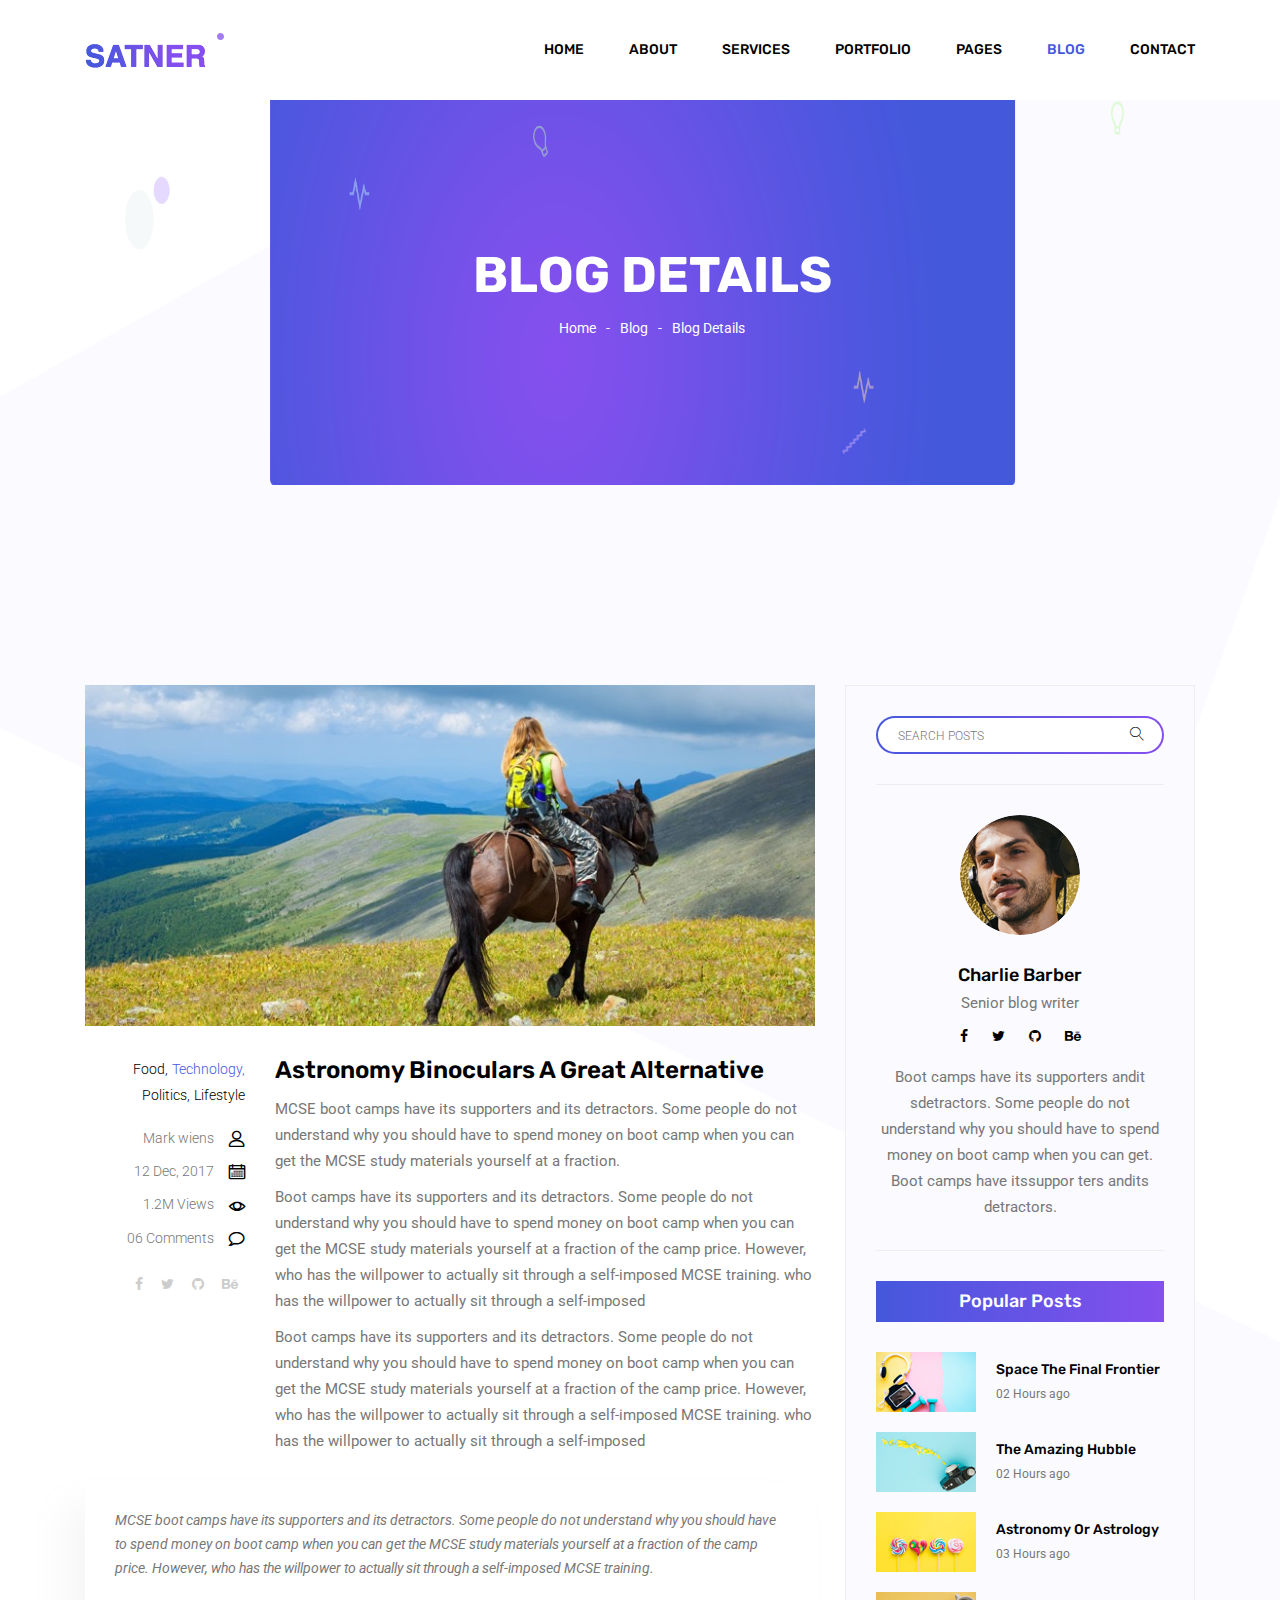
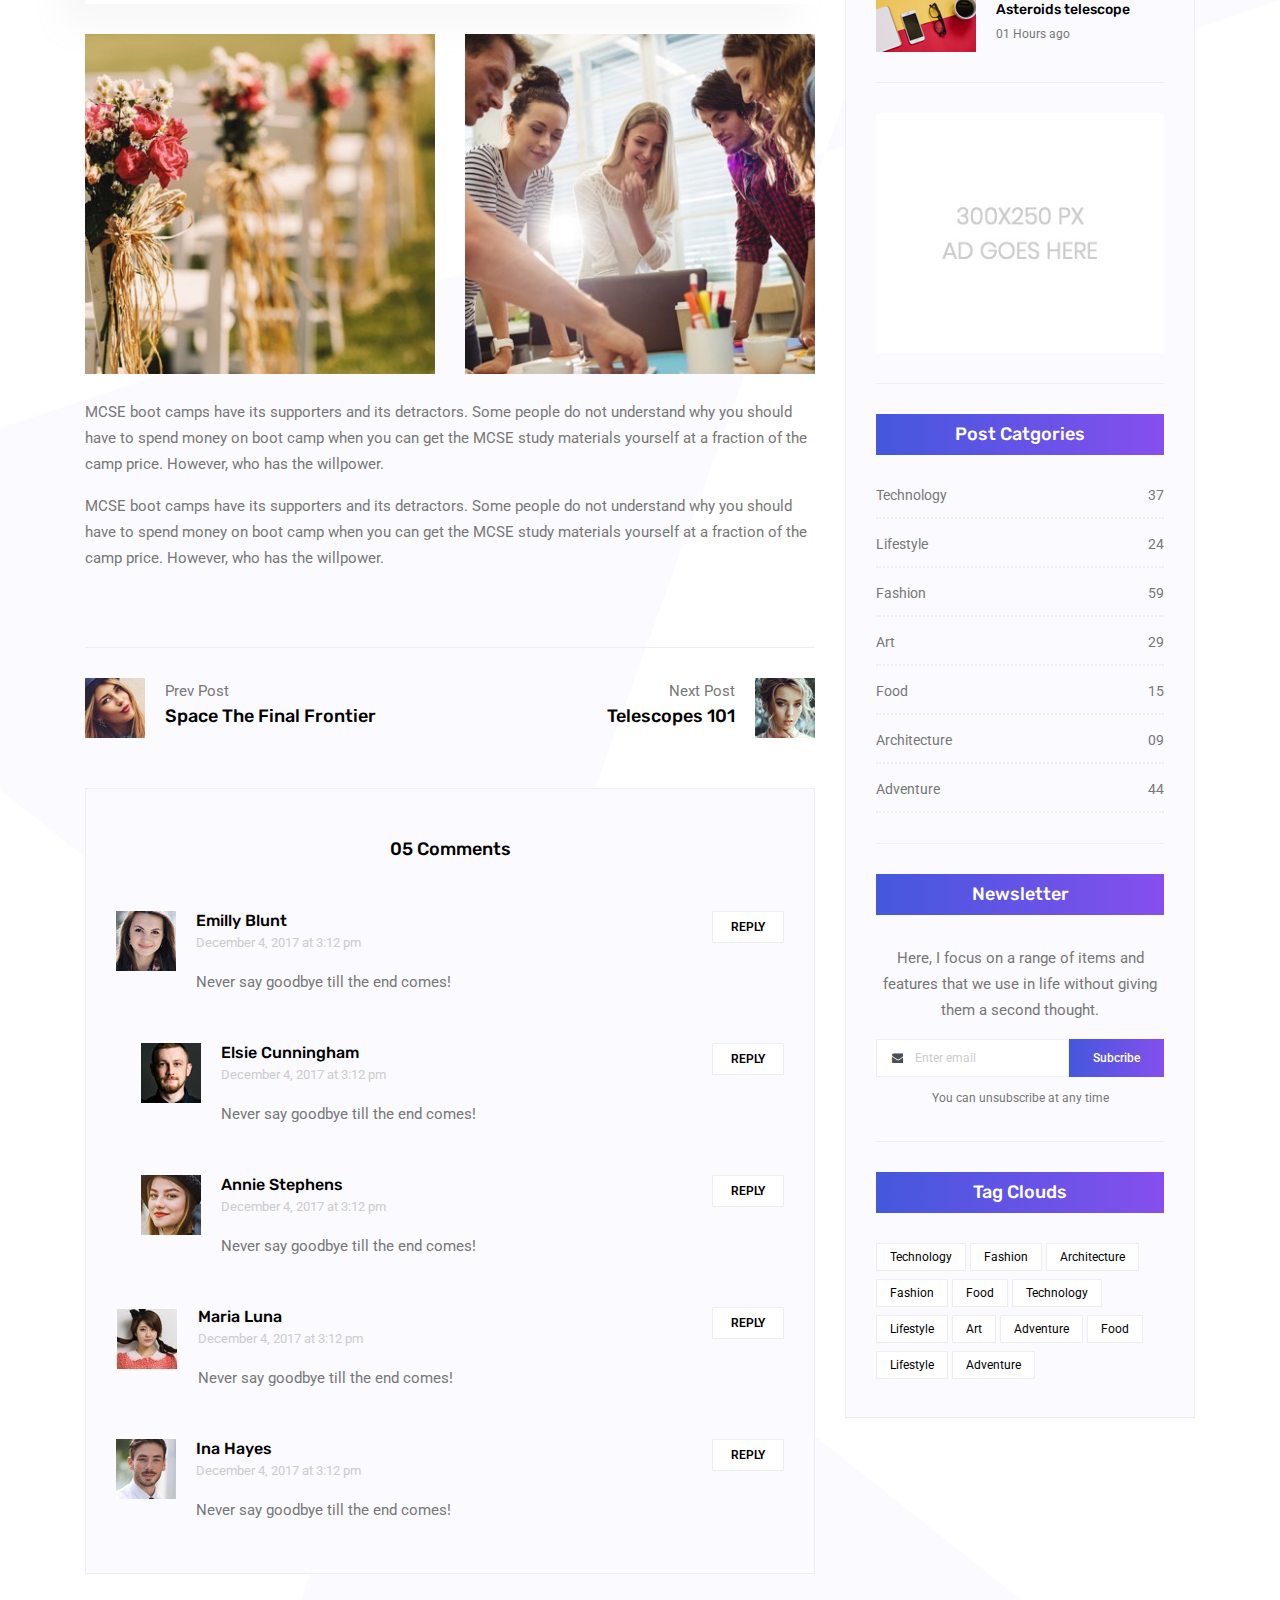
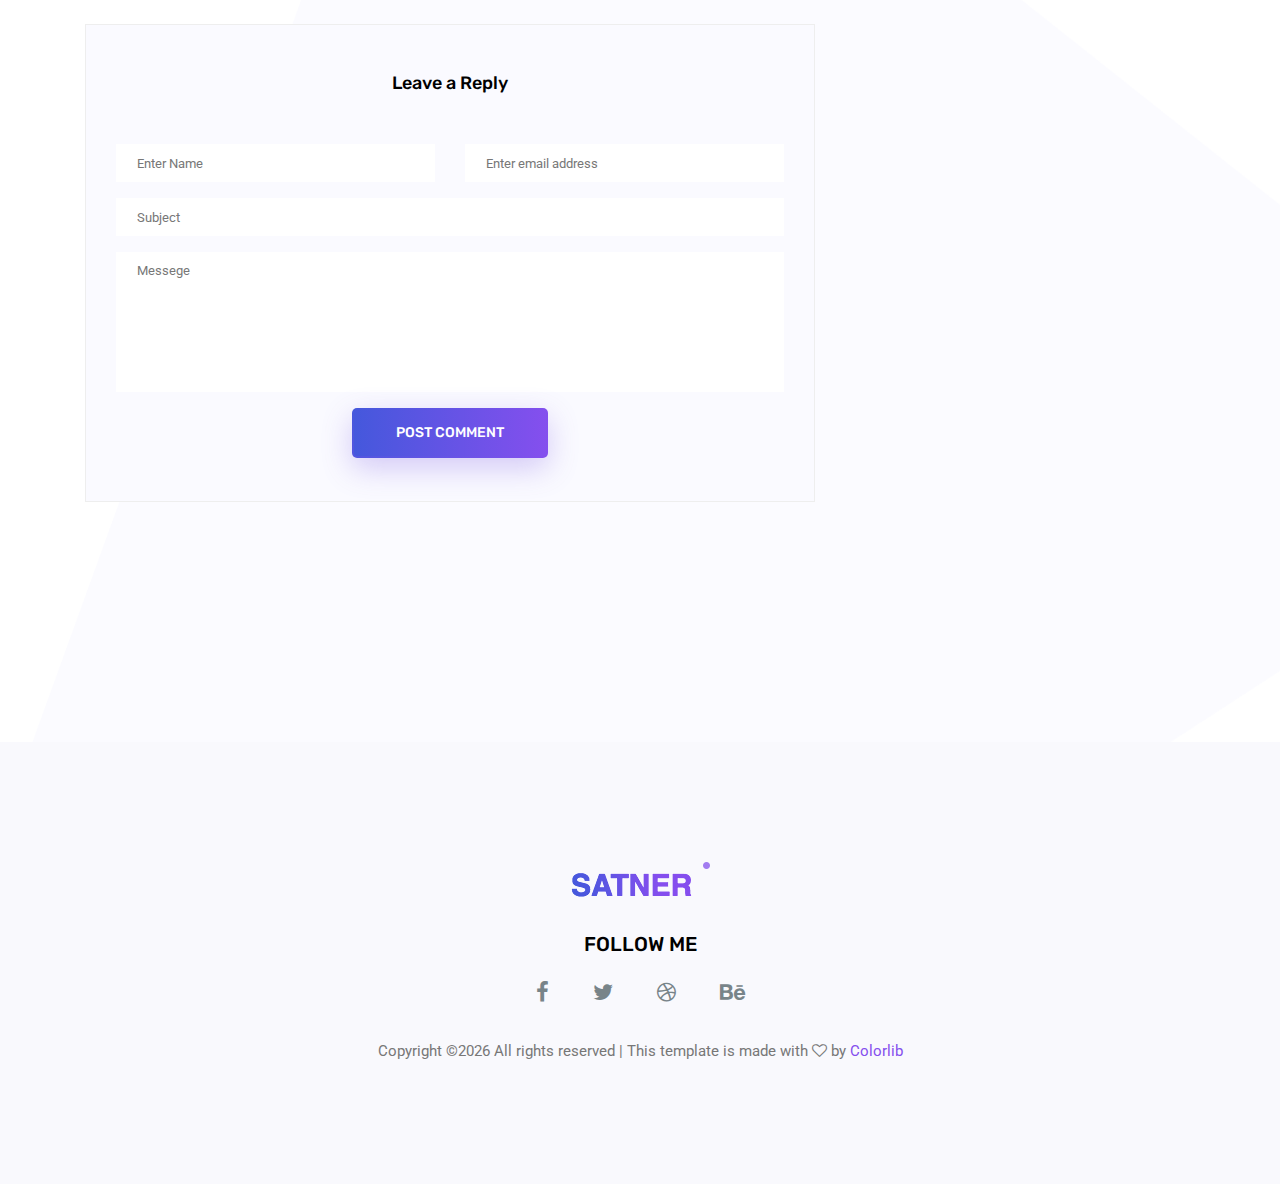
<file: single-blog.html>
<!doctype html>
<html lang="en">

<head>
	<!-- Required meta tags -->
	<meta charset="utf-8">
	<meta name="viewport" content="width=device-width, initial-scale=1, shrink-to-fit=no">
	<link rel="icon" href="img/favicon.png" type="image/png">
	<title>Blog Details</title>
	<!-- Bootstrap CSS -->
	<link rel="stylesheet" href="css/bootstrap.css">
	<link rel="stylesheet" href="vendors/linericon/style.css">
	<link rel="stylesheet" href="css/font-awesome.min.css">
	<link rel="stylesheet" href="vendors/owl-carousel/owl.carousel.min.css">
	<link rel="stylesheet" href="css/magnific-popup.css">
	<link rel="stylesheet" href="vendors/nice-select/css/nice-select.css">
	<!-- main css -->
	<link rel="stylesheet" href="css/style.css">
</head>

<body class="blog_version">

	<!--================ Start Header Area =================-->
	<header class="header_area">
		<div class="main_menu">
			<nav class="navbar navbar-expand-lg navbar-light">
				<div class="container">
					<!-- Brand and toggle get grouped for better mobile display -->
					<a class="navbar-brand logo_h" href="index.html"><img src="img/logo.png" alt=""></a>
					<button class="navbar-toggler" type="button" data-toggle="collapse" data-target="#navbarSupportedContent"
					 aria-controls="navbarSupportedContent" aria-expanded="false" aria-label="Toggle navigation">
						<span class="icon-bar"></span>
						<span class="icon-bar"></span>
						<span class="icon-bar"></span>
					</button>
					<!-- Collect the nav links, forms, and other content for toggling -->
					<div class="collapse navbar-collapse offset" id="navbarSupportedContent">
						<ul class="nav navbar-nav menu_nav justify-content-end">
							<li class="nav-item"><a class="nav-link" href="index.html">Home</a></li>
							<li class="nav-item"><a class="nav-link" href="about.html">About</a></li>
							<li class="nav-item"><a class="nav-link" href="services.html">Services</a></li>
							<li class="nav-item"><a class="nav-link" href="portfolio.html">Portfolio</a></li>
							<li class="nav-item submenu dropdown">
								<a href="#" class="nav-link dropdown-toggle" data-toggle="dropdown" role="button" aria-haspopup="true"
								 aria-expanded="false">Pages</a>
								<ul class="dropdown-menu">
                                    <li class="nav-item"><a class="nav-link" href="elements.html">Elements</a></li>
                                    <li class="nav-item"><a class="nav-link" href="portfolio-details.html">Portfolio Details</a></li>
								</ul>
							</li>
							<li class="nav-item submenu dropdown active">
								<a href="#" class="nav-link dropdown-toggle" data-toggle="dropdown" role="button" aria-haspopup="true"
								 aria-expanded="false">Blog</a>
								<ul class="dropdown-menu">
									<li class="nav-item"><a class="nav-link" href="blog.html">Blog</a></li>
									<li class="nav-item"><a class="nav-link" href="single-blog.html">Blog Details</a></li>
								</ul>
							</li>
							<li class="nav-item"><a class="nav-link" href="contact.html">Contact</a></li>
						</ul>
					</div>
				</div>
			</nav>
		</div>
	</header>
	<!--================ End Header Area =================-->

    <!--================ Start Banner Area =================-->
    <section class="banner_area">
        <div class="banner_inner d-flex align-items-center">
            <div class="container">
                <div class="banner_content text-center">
                    <h2>Blog Details</h2>
                    <div class="page_link">
                        <a href="index.html">Home</a>
                        <a href="blog.html">Blog</a>
                        <a href="single-blog.html">Blog Details</a>
                    </div>
                </div>
            </div>
        </div>
    </section>
    <!--================ End Banner Area =================-->
    
    <!--================Blog Area =================-->
    <section class="blog_area single-post-area section_gap">
        <div class="container">
            <div class="row">
                <div class="col-lg-8 posts-list">
                    <div class="single-post row">
                        <div class="col-lg-12">
                            <div class="feature-img">
                                <img class="img-fluid" src="img/blog/feature-img1.jpg" alt="">
                            </div>									
                        </div>
                        <div class="col-lg-3  col-md-3">
                            <div class="blog_info text-right">
                                <div class="post_tag">
                                    <a href="#">Food,</a>
                                    <a class="active" href="#">Technology,</a>
                                    <a href="#">Politics,</a>
                                    <a href="#">Lifestyle</a>
                                </div>
                                <ul class="blog_meta list">
                                    <li><a href="#">Mark wiens<i class="lnr lnr-user"></i></a></li>
                                    <li><a href="#">12 Dec, 2017<i class="lnr lnr-calendar-full"></i></a></li>
                                    <li><a href="#">1.2M Views<i class="lnr lnr-eye"></i></a></li>
                                    <li><a href="#">06 Comments<i class="lnr lnr-bubble"></i></a></li>
                                </ul>
                                <ul class="social-links">
                                    <li><a href="#"><i class="fa fa-facebook"></i></a></li>
                                    <li><a href="#"><i class="fa fa-twitter"></i></a></li>
                                    <li><a href="#"><i class="fa fa-github"></i></a></li>
                                    <li><a href="#"><i class="fa fa-behance"></i></a></li>
                                </ul>
                            </div>
                        </div>
                        <div class="col-lg-9 col-md-9 blog_details">
                            <h2>Astronomy Binoculars A Great Alternative</h2>
                            <p class="excert">
                                MCSE boot camps have its supporters and its detractors. Some people do not understand why you should have to spend money on boot camp when you can get the MCSE study materials yourself at a fraction.
                            </p>
                            <p>
                                Boot camps have its supporters and its detractors. Some people do not understand why you should have to spend money on boot camp when you can get the MCSE study materials yourself at a fraction of the camp price. However, who has the willpower to actually sit through a self-imposed MCSE training. who has the willpower to actually sit through a self-imposed
                            </p>
                            <p>
                                Boot camps have its supporters and its detractors. Some people do not understand why you should have to spend money on boot camp when you can get the MCSE study materials yourself at a fraction of the camp price. However, who has the willpower to actually sit through a self-imposed MCSE training. who has the willpower to actually sit through a self-imposed
                            </p>
                        </div>
                        <div class="col-lg-12">
                            <div class="quotes">
                                MCSE boot camps have its supporters and its detractors. Some people do not understand why you should have to spend money on boot camp when you can get the MCSE study materials yourself at a fraction of the camp price. However, who has the willpower to actually sit through a self-imposed MCSE training.										
                            </div>
                            <div class="row">
                                <div class="col-6">
                                    <img class="img-fluid" src="img/blog/post-img1.jpg" alt="">
                                </div>
                                <div class="col-6">
                                    <img class="img-fluid" src="img/blog/post-img2.jpg" alt="">
                                </div>	
                                <div class="col-lg-12 mt-25">
                                    <p>
                                        MCSE boot camps have its supporters and its detractors. Some people do not understand why you should have to spend money on boot camp when you can get the MCSE study materials yourself at a fraction of the camp price. However, who has the willpower.
                                    </p>
                                    <p>
                                        MCSE boot camps have its supporters and its detractors. Some people do not understand why you should have to spend money on boot camp when you can get the MCSE study materials yourself at a fraction of the camp price. However, who has the willpower.
                                    </p>											
                                </div>									
                            </div>
                        </div>
                    </div>
                    <div class="navigation-area">
                        <div class="row">
                            <div class="col-lg-6 col-md-6 col-12 nav-left flex-row d-flex justify-content-start align-items-center">
                                <div class="thumb">
                                    <a href="#"><img class="img-fluid" src="img/blog/prev.jpg" alt=""></a>
                                </div>
                                <div class="arrow">
                                    <a href="#"><span class="lnr text-white lnr-arrow-left"></span></a>
                                </div>
                                <div class="detials">
                                    <p>Prev Post</p>
                                    <a href="#"><h4>Space The Final Frontier</h4></a>
                                </div>
                            </div>
                            <div class="col-lg-6 col-md-6 col-12 nav-right flex-row d-flex justify-content-end align-items-center">
                                <div class="detials">
                                    <p>Next Post</p>
                                    <a href="#"><h4>Telescopes 101</h4></a>
                                </div>
                                <div class="arrow">
                                    <a href="#"><span class="lnr text-white lnr-arrow-right"></span></a>
                                </div>
                                <div class="thumb">
                                    <a href="#"><img class="img-fluid" src="img/blog/next.jpg" alt=""></a>
                                </div>										
                            </div>									
                        </div>
                    </div>
                    <div class="comments-area">
                        <h4>05 Comments</h4>
                        <div class="comment-list">
                            <div class="single-comment justify-content-between d-flex">
                                <div class="user justify-content-between d-flex">
                                    <div class="thumb">
                                        <img src="img/blog/c1.jpg" alt="">
                                    </div>
                                    <div class="desc">
                                        <h5><a href="#">Emilly Blunt</a></h5>
                                        <p class="date">December 4, 2017 at 3:12 pm </p>
                                        <p class="comment">
                                            Never say goodbye till the end comes!
                                        </p>
                                    </div>
                                </div>
                                <div class="reply-btn">
                                        <a href="" class="btn-reply text-uppercase">reply</a> 
                                </div>
                            </div>
                        </div>	
                        <div class="comment-list left-padding">
                            <div class="single-comment justify-content-between d-flex">
                                <div class="user justify-content-between d-flex">
                                    <div class="thumb">
                                        <img src="img/blog/c2.jpg" alt="">
                                    </div>
                                    <div class="desc">
                                        <h5><a href="#">Elsie Cunningham</a></h5>
                                        <p class="date">December 4, 2017 at 3:12 pm </p>
                                        <p class="comment">
                                            Never say goodbye till the end comes!
                                        </p>
                                    </div>
                                </div>
                                <div class="reply-btn">
                                        <a href="" class="btn-reply text-uppercase">reply</a> 
                                </div>
                            </div>
                        </div>	
                        <div class="comment-list left-padding">
                            <div class="single-comment justify-content-between d-flex">
                                <div class="user justify-content-between d-flex">
                                    <div class="thumb">
                                        <img src="img/blog/c3.jpg" alt="">
                                    </div>
                                    <div class="desc">
                                        <h5><a href="#">Annie Stephens</a></h5>
                                        <p class="date">December 4, 2017 at 3:12 pm </p>
                                        <p class="comment">
                                            Never say goodbye till the end comes!
                                        </p>
                                    </div>
                                </div>
                                <div class="reply-btn">
                                        <a href="" class="btn-reply text-uppercase">reply</a> 
                                </div>
                            </div>
                        </div>	
                        <div class="comment-list">
                            <div class="single-comment justify-content-between d-flex">
                                <div class="user justify-content-between d-flex">
                                    <div class="thumb">
                                        <img src="img/blog/c4.jpg" alt="">
                                    </div>
                                    <div class="desc">
                                        <h5><a href="#">Maria Luna</a></h5>
                                        <p class="date">December 4, 2017 at 3:12 pm </p>
                                        <p class="comment">
                                            Never say goodbye till the end comes!
                                        </p>
                                    </div>
                                </div>
                                <div class="reply-btn">
                                        <a href="" class="btn-reply text-uppercase">reply</a> 
                                </div>
                            </div>
                        </div>	
                        <div class="comment-list">
                            <div class="single-comment justify-content-between d-flex">
                                <div class="user justify-content-between d-flex">
                                    <div class="thumb">
                                        <img src="img/blog/c5.jpg" alt="">
                                    </div>
                                    <div class="desc">
                                        <h5><a href="#">Ina Hayes</a></h5>
                                        <p class="date">December 4, 2017 at 3:12 pm </p>
                                        <p class="comment">
                                            Never say goodbye till the end comes!
                                        </p>
                                    </div>
                                </div>
                                <div class="reply-btn">
                                        <a href="" class="btn-reply text-uppercase">reply</a> 
                                </div>
                            </div>
                        </div>	                                             				
                    </div>
                    <div class="comment-form">
                        <h4>Leave a Reply</h4>
                        <form>
                            <div class="form-group form-inline">
                                <div class="form-group col-lg-6 col-md-6 name">
                                <input type="text" class="form-control" id="name" placeholder="Enter Name" onfocus="this.placeholder = ''" onblur="this.placeholder = 'Enter Name'">
                                </div>
                                <div class="form-group col-lg-6 col-md-6 email">
                                <input type="email" class="form-control" id="email" placeholder="Enter email address" onfocus="this.placeholder = ''" onblur="this.placeholder = 'Enter email address'">
                                </div>										
                            </div>
                            <div class="form-group">
                                <input type="text" class="form-control" id="subject" placeholder="Subject" onfocus="this.placeholder = ''" onblur="this.placeholder = 'Subject'">
                            </div>
                            <div class="form-group">
                                <textarea class="form-control mb-10" rows="5" name="message" placeholder="Messege" onfocus="this.placeholder = ''" onblur="this.placeholder = 'Messege'" required=""></textarea>
                            </div>
                            <a href="#" class="primary-btn primary_btn"><span>Post Comment</span></a>	
                        </form>
                    </div>
                </div>
                <div class="col-lg-4">
                    <div class="blog_right_sidebar">
                        <aside class="single_sidebar_widget search_widget">
                            <div class="input-group">
                                <input type="text" class="form-control" placeholder="Search Posts">
                                <span class="input-group-btn">
                                    <button class="btn btn-default" type="button"><i class="lnr lnr-magnifier"></i></button>
                                </span>
                            </div><!-- /input-group -->
                            <div class="br"></div>
                        </aside>
                        <aside class="single_sidebar_widget author_widget">
                            <img class="author_img rounded-circle" src="img/blog/author.png" alt="">
                            <h4>Charlie Barber</h4>
                            <p>Senior blog writer</p>
                            <div class="social_icon">
                                <a href="#"><i class="fa fa-facebook"></i></a>
                                <a href="#"><i class="fa fa-twitter"></i></a>
                                <a href="#"><i class="fa fa-github"></i></a>
                                <a href="#"><i class="fa fa-behance"></i></a>
                            </div>
                            <p>Boot camps have its supporters andit sdetractors. Some people do not understand why you should have to spend money on boot camp when you can get. Boot camps have itssuppor ters andits detractors.</p>
                            <div class="br"></div>
                        </aside>
                        <aside class="single_sidebar_widget popular_post_widget">
                            <h3 class="widget_title">Popular Posts</h3>
                            <div class="media post_item">
                                <img src="img/blog/popular-post/post1.jpg" alt="post">
                                <div class="media-body">
                                    <a href="blog-details.html"><h3>Space The Final Frontier</h3></a>
                                    <p>02 Hours ago</p>
                                </div>
                            </div>
                            <div class="media post_item">
                                <img src="img/blog/popular-post/post2.jpg" alt="post">
                                <div class="media-body">
                                    <a href="blog-details.html"><h3>The Amazing Hubble</h3></a>
                                    <p>02 Hours ago</p>
                                </div>
                            </div>
                            <div class="media post_item">
                                <img src="img/blog/popular-post/post3.jpg" alt="post">
                                <div class="media-body">
                                    <a href="blog-details.html"><h3>Astronomy Or Astrology</h3></a>
                                    <p>03 Hours ago</p>
                                </div>
                            </div>
                            <div class="media post_item">
                                <img src="img/blog/popular-post/post4.jpg" alt="post">
                                <div class="media-body">
                                    <a href="blog-details.html"><h3>Asteroids telescope</h3></a>
                                    <p>01 Hours ago</p>
                                </div>
                            </div>
                            <div class="br"></div>
                        </aside>
                        <aside class="single_sidebar_widget ads_widget">
                            <a href="#"><img class="img-fluid" src="img/blog/add.jpg" alt=""></a>
                            <div class="br"></div>
                        </aside>
                        <aside class="single_sidebar_widget post_category_widget">
                            <h4 class="widget_title">Post Catgories</h4>
                            <ul class="list cat-list">
                                <li>
                                    <a href="#" class="d-flex justify-content-between">
                                        <p>Technology</p>
                                        <p>37</p>
                                    </a>
                                </li>
                                <li>
                                    <a href="#" class="d-flex justify-content-between">
                                        <p>Lifestyle</p>
                                        <p>24</p>
                                    </a>
                                </li>
                                <li>
                                    <a href="#" class="d-flex justify-content-between">
                                        <p>Fashion</p>
                                        <p>59</p>
                                    </a>
                                </li>
                                <li>
                                    <a href="#" class="d-flex justify-content-between">
                                        <p>Art</p>
                                        <p>29</p>
                                    </a>
                                </li>
                                <li>
                                    <a href="#" class="d-flex justify-content-between">
                                        <p>Food</p>
                                        <p>15</p>
                                    </a>
                                </li>
                                <li>
                                    <a href="#" class="d-flex justify-content-between">
                                        <p>Architecture</p>
                                        <p>09</p>
                                    </a>
                                </li>
                                <li>
                                    <a href="#" class="d-flex justify-content-between">
                                        <p>Adventure</p>
                                        <p>44</p>
                                    </a>
                                </li>															
                            </ul>
                            <div class="br"></div>
                        </aside>
                        <aside class="single-sidebar-widget newsletter_widget">
                            <h4 class="widget_title">Newsletter</h4>
                            <p>
                            Here, I focus on a range of items and features that we use in life without
                            giving them a second thought.
                            </p>
                            <div class="form-group d-flex flex-row">
                                <div class="input-group">
                                    <div class="input-group-prepend">
                                        <div class="input-group-text"><i class="fa fa-envelope" aria-hidden="true"></i></div>
                                    </div>
                                    <input type="text" class="form-control" id="inlineFormInputGroup" placeholder="Enter email" onfocus="this.placeholder = ''" onblur="this.placeholder = 'Enter email'">
                                </div>
                                <a href="#" class="bbtns">Subcribe</a>
                            </div>	
                            <p class="text-bottom">You can unsubscribe at any time</p>	
                            <div class="br"></div>							
                        </aside>
                        <aside class="single-sidebar-widget tag_cloud_widget">
                            <h4 class="widget_title">Tag Clouds</h4>
                            <ul class="list">
                                <li><a href="#">Technology</a></li>
                                <li><a href="#">Fashion</a></li>
                                <li><a href="#">Architecture</a></li>
                                <li><a href="#">Fashion</a></li>
                                <li><a href="#">Food</a></li>
                                <li><a href="#">Technology</a></li>
                                <li><a href="#">Lifestyle</a></li>
                                <li><a href="#">Art</a></li>
                                <li><a href="#">Adventure</a></li>
                                <li><a href="#">Food</a></li>
                                <li><a href="#">Lifestyle</a></li>
                                <li><a href="#">Adventure</a></li>
                            </ul>
                        </aside>
                    </div>
                </div>
            </div>
        </div>
    </section>
    <!--================Blog Area =================-->
        
    <!--================Footer Area =================-->
	<footer class="footer_area">
        <div class="container">
            <div class="row justify-content-center">
                <div class="col-lg-12">
                    <div class="footer_top flex-column">
                        <div class="footer_logo">
                            <a href="#">
                                <img src="img/logo.png" alt="">
                            </a>
                            <h4>Follow Me</h4>
                        </div>
                        <div class="footer_social">
                            <a href="#"><i class="fa fa-facebook"></i></a>
                            <a href="#"><i class="fa fa-twitter"></i></a>
                            <a href="#"><i class="fa fa-dribbble"></i></a>
                            <a href="#"><i class="fa fa-behance"></i></a>
                        </div>
                    </div>
                </div>
            </div>
            <div class="row footer_bottom justify-content-center">
                <p class="col-lg-8 col-sm-12 footer-text">
                    <!-- Link back to Colorlib can't be removed. Template is licensed under CC BY 3.0. -->
Copyright &copy;<script>document.write(new Date().getFullYear());</script> All rights reserved | This template is made with <i class="fa fa-heart-o" aria-hidden="true"></i> by <a href="https://colorlib.com" target="_blank">Colorlib</a>
<!-- Link back to Colorlib can't be removed. Template is licensed under CC BY 3.0. --></p>
            </div>
        </div>
    </footer>
    <!--================End Footer Area =================-->
       
        <!-- Optional JavaScript -->
        <!-- jQuery first, then Popper.js, then Bootstrap JS -->
        <script src="js/jquery-3.2.1.min.js"></script>
        <script src="js/popper.js"></script>
        <script src="js/bootstrap.min.js"></script>
        <script src="js/stellar.js"></script>
        <script src="vendors/lightbox/simpleLightbox.min.js"></script>
        <script src="vendors/nice-select/js/jquery.nice-select.min.js"></script>
        <script src="vendors/isotope/imagesloaded.pkgd.min.js"></script>
        <script src="vendors/isotope/isotope-min.js"></script>
        <script src="vendors/owl-carousel/owl.carousel.min.js"></script>
        <script src="js/jquery.ajaxchimp.min.js"></script>
        <script src="js/mail-script.js"></script>
        <script src="js/theme.js"></script>
    </body>
    </html>
</file>
<file: vendors/linericon/style.css>
@font-face {
	font-family: 'Linearicons-Free';
	src:url('fonts/Linearicons-Free.eot?w118d');
	src:url('fonts/Linearicons-Free.eot?#iefixw118d') format('embedded-opentype'),
		url('fonts/Linearicons-Free.woff2?w118d') format('woff2'),
		url('fonts/Linearicons-Free.woff?w118d') format('woff'),
		url('fonts/Linearicons-Free.ttf?w118d') format('truetype'),
		url('fonts/Linearicons-Free.svg?w118d#Linearicons-Free') format('svg');
	font-weight: normal;
	font-style: normal;
}

.lnr {
	font-family: 'Linearicons-Free';
	speak: none;
	font-style: normal;
	font-weight: normal;
	font-variant: normal;
	text-transform: none;
	line-height: 1;

	/* Better Font Rendering =========== */
	-webkit-font-smoothing: antialiased;
	-moz-osx-font-smoothing: grayscale;
}

.lnr-home:before {
	content: "\e800";
}
.lnr-apartment:before {
	content: "\e801";
}
.lnr-pencil:before {
	content: "\e802";
}
.lnr-magic-wand:before {
	content: "\e803";
}
.lnr-drop:before {
	content: "\e804";
}
.lnr-lighter:before {
	content: "\e805";
}
.lnr-poop:before {
	content: "\e806";
}
.lnr-sun:before {
	content: "\e807";
}
.lnr-moon:before {
	content: "\e808";
}
.lnr-cloud:before {
	content: "\e809";
}
.lnr-cloud-upload:before {
	content: "\e80a";
}
.lnr-cloud-download:before {
	content: "\e80b";
}
.lnr-cloud-sync:before {
	content: "\e80c";
}
.lnr-cloud-check:before {
	content: "\e80d";
}
.lnr-database:before {
	content: "\e80e";
}
.lnr-lock:before {
	content: "\e80f";
}
.lnr-cog:before {
	content: "\e810";
}
.lnr-trash:before {
	content: "\e811";
}
.lnr-dice:before {
	content: "\e812";
}
.lnr-heart:before {
	content: "\e813";
}
.lnr-star:before {
	content: "\e814";
}
.lnr-star-half:before {
	content: "\e815";
}
.lnr-star-empty:before {
	content: "\e816";
}
.lnr-flag:before {
	content: "\e817";
}
.lnr-envelope:before {
	content: "\e818";
}
.lnr-paperclip:before {
	content: "\e819";
}
.lnr-inbox:before {
	content: "\e81a";
}
.lnr-eye:before {
	content: "\e81b";
}
.lnr-printer:before {
	content: "\e81c";
}
.lnr-file-empty:before {
	content: "\e81d";
}
.lnr-file-add:before {
	content: "\e81e";
}
.lnr-enter:before {
	content: "\e81f";
}
.lnr-exit:before {
	content: "\e820";
}
.lnr-graduation-hat:before {
	content: "\e821";
}
.lnr-license:before {
	content: "\e822";
}
.lnr-music-note:before {
	content: "\e823";
}
.lnr-film-play:before {
	content: "\e824";
}
.lnr-camera-video:before {
	content: "\e825";
}
.lnr-camera:before {
	content: "\e826";
}
.lnr-picture:before {
	content: "\e827";
}
.lnr-book:before {
	content: "\e828";
}
.lnr-bookmark:before {
	content: "\e829";
}
.lnr-user:before {
	content: "\e82a";
}
.lnr-users:before {
	content: "\e82b";
}
.lnr-shirt:before {
	content: "\e82c";
}
.lnr-store:before {
	content: "\e82d";
}
.lnr-cart:before {
	content: "\e82e";
}
.lnr-tag:before {
	content: "\e82f";
}
.lnr-phone-handset:before {
	content: "\e830";
}
.lnr-phone:before {
	content: "\e831";
}
.lnr-pushpin:before {
	content: "\e832";
}
.lnr-map-marker:before {
	content: "\e833";
}
.lnr-map:before {
	content: "\e834";
}
.lnr-location:before {
	content: "\e835";
}
.lnr-calendar-full:before {
	content: "\e836";
}
.lnr-keyboard:before {
	content: "\e837";
}
.lnr-spell-check:before {
	content: "\e838";
}
.lnr-screen:before {
	content: "\e839";
}
.lnr-smartphone:before {
	content: "\e83a";
}
.lnr-tablet:before {
	content: "\e83b";
}
.lnr-laptop:before {
	content: "\e83c";
}
.lnr-laptop-phone:before {
	content: "\e83d";
}
.lnr-power-switch:before {
	content: "\e83e";
}
.lnr-bubble:before {
	content: "\e83f";
}
.lnr-heart-pulse:before {
	content: "\e840";
}
.lnr-construction:before {
	content: "\e841";
}
.lnr-pie-chart:before {
	content: "\e842";
}
.lnr-chart-bars:before {
	content: "\e843";
}
.lnr-gift:before {
	content: "\e844";
}
.lnr-diamond:before {
	content: "\e845";
}
.lnr-linearicons:before {
	content: "\e846";
}
.lnr-dinner:before {
	content: "\e847";
}
.lnr-coffee-cup:before {
	content: "\e848";
}
.lnr-leaf:before {
	content: "\e849";
}
.lnr-paw:before {
	content: "\e84a";
}
.lnr-rocket:before {
	content: "\e84b";
}
.lnr-briefcase:before {
	content: "\e84c";
}
.lnr-bus:before {
	content: "\e84d";
}
.lnr-car:before {
	content: "\e84e";
}
.lnr-train:before {
	content: "\e84f";
}
.lnr-bicycle:before {
	content: "\e850";
}
.lnr-wheelchair:before {
	content: "\e851";
}
.lnr-select:before {
	content: "\e852";
}
.lnr-earth:before {
	content: "\e853";
}
.lnr-smile:before {
	content: "\e854";
}
.lnr-sad:before {
	content: "\e855";
}
.lnr-neutral:before {
	content: "\e856";
}
.lnr-mustache:before {
	content: "\e857";
}
.lnr-alarm:before {
	content: "\e858";
}
.lnr-bullhorn:before {
	content: "\e859";
}
.lnr-volume-high:before {
	content: "\e85a";
}
.lnr-volume-medium:before {
	content: "\e85b";
}
.lnr-volume-low:before {
	content: "\e85c";
}
.lnr-volume:before {
	content: "\e85d";
}
.lnr-mic:before {
	content: "\e85e";
}
.lnr-hourglass:before {
	content: "\e85f";
}
.lnr-undo:before {
	content: "\e860";
}
.lnr-redo:before {
	content: "\e861";
}
.lnr-sync:before {
	content: "\e862";
}
.lnr-history:before {
	content: "\e863";
}
.lnr-clock:before {
	content: "\e864";
}
.lnr-download:before {
	content: "\e865";
}
.lnr-upload:before {
	content: "\e866";
}
.lnr-enter-down:before {
	content: "\e867";
}
.lnr-exit-up:before {
	content: "\e868";
}
.lnr-bug:before {
	content: "\e869";
}
.lnr-code:before {
	content: "\e86a";
}
.lnr-link:before {
	content: "\e86b";
}
.lnr-unlink:before {
	content: "\e86c";
}
.lnr-thumbs-up:before {
	content: "\e86d";
}
.lnr-thumbs-down:before {
	content: "\e86e";
}
.lnr-magnifier:before {
	content: "\e86f";
}
.lnr-cross:before {
	content: "\e870";
}
.lnr-menu:before {
	content: "\e871";
}
.lnr-list:before {
	content: "\e872";
}
.lnr-chevron-up:before {
	content: "\e873";
}
.lnr-chevron-down:before {
	content: "\e874";
}
.lnr-chevron-left:before {
	content: "\e875";
}
.lnr-chevron-right:before {
	content: "\e876";
}
.lnr-arrow-up:before {
	content: "\e877";
}
.lnr-arrow-down:before {
	content: "\e878";
}
.lnr-arrow-left:before {
	content: "\e879";
}
.lnr-arrow-right:before {
	content: "\e87a";
}
.lnr-move:before {
	content: "\e87b";
}
.lnr-warning:before {
	content: "\e87c";
}
.lnr-question-circle:before {
	content: "\e87d";
}
.lnr-menu-circle:before {
	content: "\e87e";
}
.lnr-checkmark-circle:before {
	content: "\e87f";
}
.lnr-cross-circle:before {
	content: "\e880";
}
.lnr-plus-circle:before {
	content: "\e881";
}
.lnr-circle-minus:before {
	content: "\e882";
}
.lnr-arrow-up-circle:before {
	content: "\e883";
}
.lnr-arrow-down-circle:before {
	content: "\e884";
}
.lnr-arrow-left-circle:before {
	content: "\e885";
}
.lnr-arrow-right-circle:before {
	content: "\e886";
}
.lnr-chevron-up-circle:before {
	content: "\e887";
}
.lnr-chevron-down-circle:before {
	content: "\e888";
}
.lnr-chevron-left-circle:before {
	content: "\e889";
}
.lnr-chevron-right-circle:before {
	content: "\e88a";
}
.lnr-crop:before {
	content: "\e88b";
}
.lnr-frame-expand:before {
	content: "\e88c";
}
.lnr-frame-contract:before {
	content: "\e88d";
}
.lnr-layers:before {
	content: "\e88e";
}
.lnr-funnel:before {
	content: "\e88f";
}
.lnr-text-format:before {
	content: "\e890";
}
.lnr-text-format-remove:before {
	content: "\e891";
}
.lnr-text-size:before {
	content: "\e892";
}
.lnr-bold:before {
	content: "\e893";
}
.lnr-italic:before {
	content: "\e894";
}
.lnr-underline:before {
	content: "\e895";
}
.lnr-strikethrough:before {
	content: "\e896";
}
.lnr-highlight:before {
	content: "\e897";
}
.lnr-text-align-left:before {
	content: "\e898";
}
.lnr-text-align-center:before {
	content: "\e899";
}
.lnr-text-align-right:before {
	content: "\e89a";
}
.lnr-text-align-justify:before {
	content: "\e89b";
}
.lnr-line-spacing:before {
	content: "\e89c";
}
.lnr-indent-increase:before {
	content: "\e89d";
}
.lnr-indent-decrease:before {
	content: "\e89e";
}
.lnr-pilcrow:before {
	content: "\e89f";
}
.lnr-direction-ltr:before {
	content: "\e8a0";
}
.lnr-direction-rtl:before {
	content: "\e8a1";
}
.lnr-page-break:before {
	content: "\e8a2";
}
.lnr-sort-alpha-asc:before {
	content: "\e8a3";
}
.lnr-sort-amount-asc:before {
	content: "\e8a4";
}
.lnr-hand:before {
	content: "\e8a5";
}
.lnr-pointer-up:before {
	content: "\e8a6";
}
.lnr-pointer-right:before {
	content: "\e8a7";
}
.lnr-pointer-down:before {
	content: "\e8a8";
}
.lnr-pointer-left:before {
	content: "\e8a9";
}
</file>
<file: vendors/nice-select/css/nice-select.css>
.nice-select {
  -webkit-tap-highlight-color: transparent;
  background-color: #fff;
  border-radius: 5px;
  border: solid 1px #e8e8e8;
  box-sizing: border-box;
  clear: both;
  cursor: pointer;
  display: block;
  float: left;
  font-family: inherit;
  font-size: 14px;
  font-weight: normal;
  height: 42px;
  line-height: 40px;
  outline: none;
  padding-left: 18px;
  padding-right: 30px;
  position: relative;
  text-align: left !important;
  -webkit-transition: all 0.2s ease-in-out;
  transition: all 0.2s ease-in-out;
  -webkit-user-select: none;
     -moz-user-select: none;
      -ms-user-select: none;
          user-select: none;
  white-space: nowrap;
  width: auto; }
  .nice-select:hover {
    border-color: #dbdbdb; }
  .nice-select:active, .nice-select.open, .nice-select:focus {
    border-color: #999; }
  .nice-select:after {
    border-bottom: 2px solid #999;
    border-right: 2px solid #999;
    content: '';
    display: block;
    height: 5px;
    margin-top: -4px;
    pointer-events: none;
    position: absolute;
    right: 12px;
    top: 50%;
    -webkit-transform-origin: 66% 66%;
        -ms-transform-origin: 66% 66%;
            transform-origin: 66% 66%;
    -webkit-transform: rotate(45deg);
        -ms-transform: rotate(45deg);
            transform: rotate(45deg);
    -webkit-transition: all 0.15s ease-in-out;
    transition: all 0.15s ease-in-out;
    width: 5px; }
  .nice-select.open:after {
    -webkit-transform: rotate(-135deg);
        -ms-transform: rotate(-135deg);
            transform: rotate(-135deg); }
  .nice-select.open .list {
    opacity: 1;
    pointer-events: auto;
    -webkit-transform: scale(1) translateY(0);
        -ms-transform: scale(1) translateY(0);
            transform: scale(1) translateY(0); }
  .nice-select.disabled {
    border-color: #ededed;
    color: #999;
    pointer-events: none; }
    .nice-select.disabled:after {
      border-color: #cccccc; }
  .nice-select.wide {
    width: 100%; }
    .nice-select.wide .list {
      left: 0 !important;
      right: 0 !important; }
  .nice-select.right {
    float: right; }
    .nice-select.right .list {
      left: auto;
      right: 0; }
  .nice-select.small {
    font-size: 12px;
    height: 36px;
    line-height: 34px; }
    .nice-select.small:after {
      height: 4px;
      width: 4px; }
    .nice-select.small .option {
      line-height: 34px;
      min-height: 34px; }
  .nice-select .list {
    background-color: #fff;
    border-radius: 5px;
    box-shadow: 0 0 0 1px rgba(68, 68, 68, 0.11);
    box-sizing: border-box;
    margin-top: 4px;
    opacity: 0;
    overflow: hidden;
    padding: 0;
    pointer-events: none;
    position: absolute;
    top: 100%;
    left: 0;
    -webkit-transform-origin: 50% 0;
        -ms-transform-origin: 50% 0;
            transform-origin: 50% 0;
    -webkit-transform: scale(0.75) translateY(-21px);
        -ms-transform: scale(0.75) translateY(-21px);
            transform: scale(0.75) translateY(-21px);
    -webkit-transition: all 0.2s cubic-bezier(0.5, 0, 0, 1.25), opacity 0.15s ease-out;
    transition: all 0.2s cubic-bezier(0.5, 0, 0, 1.25), opacity 0.15s ease-out;
    z-index: 9; }
    .nice-select .list:hover .option:not(:hover) {
      background-color: transparent !important; }
  .nice-select .option {
    cursor: pointer;
    font-weight: 400;
    line-height: 40px;
    list-style: none;
    min-height: 40px;
    outline: none;
    padding-left: 18px;
    padding-right: 29px;
    text-align: left;
    -webkit-transition: all 0.2s;
    transition: all 0.2s; }
    .nice-select .option:hover, .nice-select .option.focus, .nice-select .option.selected.focus {
      background-color: #f6f6f6; }
    .nice-select .option.selected {
      font-weight: bold; }
    .nice-select .option.disabled {
      background-color: transparent;
      color: #999;
      cursor: default; }

.no-csspointerevents .nice-select .list {
  display: none; }

.no-csspointerevents .nice-select.open .list {
  display: block; }
</file>
<file: css/style.css>
/*----------------------------------------------------
@File: Default Styles
@Author: SPONDON IT

This file contains the styling for the actual theme, this
is the file you need to edit to change the look of the
theme.
---------------------------------------------------- */
/*=====================================================================
@Template Name: HostHub Construction 
@Developed By: Naim Lasker
Author E-mail: naimlasker@gmail.com

=====================================================================*/
/*----------------------------------------------------*/
/*font Variables*/
/*Color Variables*/
/*=================== fonts ====================*/
@import url("https://fonts.googleapis.com/css?family=Roboto:400,500|Rubik:500,700");
/*---------------------------------------------------- */
/*----------------------------------------------------*/
/* Medium Layout: 1280px */
/* Tablet Layout: 768px */
/* Mobile Layout: 320px */
/* Wide Mobile Layout: 480px */
/*---------------------------------------------------- */
/*----------------------------------------------------*/
body {
  line-height: 26px;
  font-size: 15px;
  font-family: "Roboto", sans-serif;
  font-weight: 400;
  color: #777777;
  background: url(../img/body-bg.png) no-repeat center; }

h1,
h2,
h3,
h4,
h5,
h6 {
  font-family: "Rubik", sans-serif;
  font-weight: 500;
  color: #000000; }

.list {
  list-style: none;
  margin: 0px;
  padding: 0px; }

a {
  text-decoration: none;
  transition: all 0.3s ease-in-out; }
  a:hover, a:focus {
    text-decoration: none;
    outline: none; }

button:focus {
  outline: none;
  box-shadow: none; }

.mt-25 {
  margin-top: 25px; }

.p0 {
  padding-left: 0px;
  padding-right: 0px; }

.white_bg {
  background: #fff !important; }

.mb-50 {
  margin-bottom: 50px; }

.ml-15 {
  margin-left: 15px; }

.ml-20 {
  margin-left: 20px; }

.mt-50 {
  margin-top: 50px; }

/*---------------------------------------------------- */
/*----------------------------------------------------*/
.section_gap {
  padding: 200px 0; }
  @media (max-width: 1199px) {
    .section_gap {
      padding: 80px 0; } }

.section_gap_top {
  padding-top: 200px; }
  @media (max-width: 1199px) {
    .section_gap_top {
      padding-top: 80px; } }

.section_gap_bottom {
  padding-bottom: 200px; }
  @media (max-width: 1199px) {
    .section_gap_bottom {
      padding-bottom: 80px; } }

/* Main Title Area css
============================================================================================ */
.main_title {
  text-align: center;
  margin-bottom: 100px; }
  @media (max-width: 1199px) {
    .main_title {
      margin-bottom: 50px; } }
  .main_title h2 {
    font-size: 36px;
    font-weight: 700;
    margin-bottom: 15px;
    line-height: 50px;
    text-transform: uppercase; }
    @media (max-width: 991px) {
      .main_title h2 br {
        display: none; } }
    @media (max-width: 767px) {
      .main_title h2 {
        font-size: 30px;
        line-height: 34px; } }
  .main_title p {
    margin-bottom: 0px; }
    @media (max-width: 991px) {
      .main_title p br {
        display: none; } }
  .main_title.white h2 {
    color: #fff; }
  .main_title.white p {
    color: #fff;
    opacity: .6; }

/* End Main Title Area css
============================================================================================ */
/* Start Gradient Area css
============================================================================================ */
.gradient-bg, .header_area .navbar .nav .nav-item.submenu ul .nav-item:hover .nav-link, .blog_right_sidebar .widget_title, .blog_right_sidebar .newsletter_widget .bbtns, .blog_right_sidebar .tag_cloud_widget ul li a:hover, .blog-pagination .page-item.active .page-link, .blog-pagination .page-link:hover, .comments-area .btn-reply:hover {
  background: -webkit-linear-gradient(90deg, #4458dc 0%, #854fee 100%);
  background: -moz-linear-gradient(90deg, #4458dc 0%, #854fee 100%);
  background: -o-linear-gradient(90deg, #4458dc 0%, #854fee 100%);
  background: linear-gradient(90deg, #4458dc 0%, #854fee 100%); }

.border-gradient {
  border-image: -webkit-linear-gradient(90deg, #4458dc 0%, #854fee 100%);
  border-image: -moz-linear-gradient(90deg, #4458dc 0%, #854fee 100%);
  border-image: -o-linear-gradient(90deg, #4458dc 0%, #854fee 100%);
  border-image: linear-gradient(90deg, #4458dc 0%, #854fee 100%); }

.gradient-bg2 {
  background: -webkit-linear-gradient(90deg, #4458dc 0%, #854fee 100%);
  background: -moz-linear-gradient(90deg, #4458dc 0%, #854fee 100%);
  background: -o-linear-gradient(90deg, #4458dc 0%, #854fee 100%);
  background: linear-gradient(90deg, #4458dc 0%, #854fee 100%); }

.gradient-color, .contact_info .info_item i {
  background: -webkit-linear-gradient(90deg, #4458dc 0%, #854fee 100%);
  background: -moz-linear-gradient(90deg, #4458dc 0%, #854fee 100%);
  background: -o-linear-gradient(90deg, #4458dc 0%, #854fee 100%);
  background: linear-gradient(90deg, #4458dc 0%, #854fee 100%);
  -webkit-background-clip: text;
  -webkit-text-fill-color: transparent; }

/* End Gradient Area css
============================================================================================ */
.primary_btn {
  display: inline-block;
  color: #fff;
  letter-spacing: 0px;
  font-family: "Rubik", sans-serif;
  font-weight: 500;
  font-size: 14px;
  line-height: 46px;
  outline: none !important;
  text-align: center;
  cursor: pointer;
  text-transform: uppercase;
  border-radius: 5px;
  background-origin: border-box;
  background-clip: content-box, border-box;
  background-image: linear-gradient(to right, #4458dc 0%, #854fee 100%), radial-gradient(circle at top left, #4458dc, #854fee);
  border: double 2px transparent;
  box-shadow: 0px 10px 30px rgba(118, 85, 225, 0.3); }
  .primary_btn span {
    padding: 0 42px; }
  .primary_btn.tr-bg {
    background-image: linear-gradient(#ffffff, #ffffff), radial-gradient(circle at top left, #4458dc, #854fee);
    border: 2px solid transparent;
    color: #222222;
    box-shadow: none; }
    .primary_btn.tr-bg:hover {
      background-image: linear-gradient(to right, #4458dc 0%, #854fee 100%), radial-gradient(circle at top left, #4458dc, #854fee);
      border: double 2px transparent;
      color: #ffffff;
      box-shadow: 0px 10px 30px rgba(118, 85, 225, 0.3); }
  .primary_btn:hover {
    background-image: linear-gradient(#ffffff, #ffffff), radial-gradient(circle at top left, #4458dc, #854fee);
    border: 2px solid #854fee;
    color: #222222;
    box-shadow: none;
    background-clip: border-box; }

.overlay {
  position: absolute;
  left: 0;
  top: 0;
  height: 100%;
  width: 100%; }

/*---------------------------------------------------- */
/*----------------------------------------------------*/
.header_area {
  position: absolute;
  width: 100%;
  z-index: 9999;
  background: #ffffff; }
  .header_area .menu_nav {
    width: 100%; }
  .header_area .navbar {
    background: transparent;
    padding: 0px;
    border: 0px;
    border-radius: 0px;
    width: 100%; }
    .header_area .navbar .nav .nav-item {
      margin-right: 45px; }
      .header_area .navbar .nav .nav-item .nav-link {
        font: 500 14px/100px "Rubik", sans-serif;
        text-transform: uppercase;
        color: #000000;
        padding: 0px;
        display: inline-block; }
        .header_area .navbar .nav .nav-item .nav-link:after {
          display: none; }
      .header_area .navbar .nav .nav-item:hover .nav-link, .header_area .navbar .nav .nav-item.active .nav-link {
        color: #4458dc; }
      .header_area .navbar .nav .nav-item.submenu {
        position: relative; }
        .header_area .navbar .nav .nav-item.submenu ul {
          border: none;
          padding: 0px;
          border-radius: 0px;
          box-shadow: none;
          margin: 0px;
          background: #fff; }
          @media (min-width: 992px) {
            .header_area .navbar .nav .nav-item.submenu ul {
              position: absolute;
              top: 120%;
              left: 0px;
              min-width: 200px;
              text-align: left;
              opacity: 0;
              transition: all 300ms ease-in;
              visibility: hidden;
              display: block;
              border: none;
              padding: 0px;
              border-radius: 0px;
              box-shadow: 0px 10px 30px 0px rgba(0, 0, 0, 0.1); } }
          .header_area .navbar .nav .nav-item.submenu ul:before {
            content: "";
            width: 0;
            height: 0;
            border-style: solid;
            border-width: 10px 10px 0 10px;
            border-color: #eeeeee transparent transparent transparent;
            position: absolute;
            right: 24px;
            top: 45px;
            z-index: 3;
            opacity: 0;
            transition: all 400ms linear; }
          .header_area .navbar .nav .nav-item.submenu ul .nav-item {
            display: block;
            float: none;
            margin-right: 0px;
            border-bottom: 1px solid #ededed;
            margin-left: 0px;
            transition: all 0.4s linear; }
            .header_area .navbar .nav .nav-item.submenu ul .nav-item .nav-link {
              line-height: 45px;
              color: #000000;
              padding: 0px 30px;
              transition: all 150ms linear;
              display: block;
              text-transform: capitalize;
              margin-right: 0px; }
            .header_area .navbar .nav .nav-item.submenu ul .nav-item:last-child {
              border-bottom: none; }
            .header_area .navbar .nav .nav-item.submenu ul .nav-item:hover .nav-link {
              color: #fff; }
        @media (min-width: 992px) {
          .header_area .navbar .nav .nav-item.submenu:hover ul {
            visibility: visible;
            opacity: 1;
            top: 100%; } }
        .header_area .navbar .nav .nav-item.submenu:hover ul .nav-item {
          margin-top: 0px; }
      .header_area .navbar .nav .nav-item:last-child {
        margin-right: 0px; }
  .header_area.navbar_fixed .main_menu {
    position: fixed;
    width: 100%;
    top: -70px;
    left: 0;
    right: 0;
    background: #ffffff;
    transform: translateY(70px);
    transition: transform 500ms ease, background 500ms ease;
    -webkit-transition: transform 500ms ease, background 500ms ease;
    box-shadow: 0px 3px 16px 0px rgba(0, 0, 0, 0.1); }
    .header_area.navbar_fixed .main_menu .navbar .nav .nav-item .nav-link {
      line-height: 70px; }
  @media (min-width: 992px) {
    .header_area.white_menu .navbar .navbar-brand img {
      display: none; }
      .header_area.white_menu .navbar .navbar-brand img + img {
        display: inline-block; } }
  @media (max-width: 991px) {
    .header_area.white_menu .navbar .navbar-brand img {
      display: inline-block; }
      .header_area.white_menu .navbar .navbar-brand img + img {
        display: none; } }
  .header_area.white_menu .navbar .nav .nav-item .nav-link {
    color: #fff; }
  .header_area.white_menu.navbar_fixed .main_menu .navbar .navbar-brand img {
    display: inline-block; }
    .header_area.white_menu.navbar_fixed .main_menu .navbar .navbar-brand img + img {
      display: none; }
  .header_area.white_menu.navbar_fixed .main_menu .navbar .nav .nav-item .nav-link {
    line-height: 70px;
    color: #000000; }

.owl-carousel.off {
  display: -ms-flexbox;
  display: flex; }

/*---------------------------------------------------- */
/*----------------------------------------------------*/
/* Home Banner Area css
============================================================================================ */
.home_banner_area {
  z-index: 1;
  background-position: center;
  background-size: cover; }
  .home_banner_area .banner_inner {
    width: 100%; }
    .home_banner_area .banner_inner .home_right_img {
      padding-top: 197px; }
      @media (max-width: 1480px) {
        .home_banner_area .banner_inner .home_right_img img {
          max-width: 100%;
          height: auto; } }
      @media (max-width: 991px) {
        .home_banner_area .banner_inner .home_right_img {
          display: none; } }
    .home_banner_area .banner_inner .col-lg-7 {
      vertical-align: middle;
      align-self: center; }
    .home_banner_area .banner_inner .banner_content {
      text-align: left; }
      @media (max-width: 991px) {
        .home_banner_area .banner_inner .banner_content {
          margin-top: 150px; } }
      .home_banner_area .banner_inner .banner_content h3 {
        font-size: 40px;
        margin-bottom: 20px;
        position: relative; }
        .home_banner_area .banner_inner .banner_content h3:after {
          content: '';
          width: 410px;
          height: 2px;
          position: absolute;
          top: 50%;
          left: 23%;
          background: #000000; }
          @media (max-width: 575px) {
            .home_banner_area .banner_inner .banner_content h3:after {
              display: none; } }
      .home_banner_area .banner_inner .banner_content h1 {
        margin-top: 20px;
        font-size: 70px;
        line-height: 60px;
        margin-bottom: 25px; }
        @media (max-width: 1024px) {
          .home_banner_area .banner_inner .banner_content h1 {
            font-size: 60px; } }
        @media (max-width: 767px) {
          .home_banner_area .banner_inner .banner_content h1 {
            font-size: 50px; } }
      .home_banner_area .banner_inner .banner_content h5 {
        font-size: 24px;
        margin-bottom: 35px; }
      .home_banner_area .banner_inner .banner_content .primary_btn {
        margin-right: 20px; }

.banner_area {
  position: relative;
  z-index: 1;
  min-height: 485px; }
  @media (max-width: 1199px) {
    .banner_area {
      min-height: 350px; } }
  .banner_area .banner_inner {
    position: relative;
    overflow: hidden;
    width: 100%;
    min-height: 485px;
    background: url(../img/banner/common-banner.png) no-repeat right bottom;
    background-size: 90% 85%;
    width: 98%;
    z-index: 1; }
    @media (max-width: 1199px) {
      .banner_area .banner_inner {
        min-height: 350px; } }
    @media (max-width: 991px) {
      .banner_area .banner_inner {
        background: #854fee;
        width: 100%; } }
    .banner_area .banner_inner .banner_content {
      margin-left: 50px;
      margin-top: 100px; }
      @media (max-width: 991px) {
        .banner_area .banner_inner .banner_content {
          margin-left: 0px;
          margin-top: 50px; } }
      .banner_area .banner_inner .banner_content h2 {
        color: #fff;
        font-size: 50px;
        font-family: "Rubik", sans-serif;
        margin-bottom: 10px;
        text-transform: uppercase;
        font-weight: 700; }
        @media (max-width: 991px) {
          .banner_area .banner_inner .banner_content h2 {
            font-size: 30px; } }
      .banner_area .banner_inner .banner_content .page_link a {
        font-size: 14px;
        color: #fff;
        font-family: "Roboto", sans-serif;
        margin-right: 20px;
        position: relative; }
        .banner_area .banner_inner .banner_content .page_link a:before {
          content: "-";
          position: absolute;
          right: -14px;
          top: 50%;
          -webkit-transform: translateY(-50%);
          -moz-transform: translateY(-50%);
          -ms-transform: translateY(-50%);
          -o-transform: translateY(-50%);
          transform: translateY(-50%); }
        .banner_area .banner_inner .banner_content .page_link a:last-child {
          margin-right: 0px; }
          .banner_area .banner_inner .banner_content .page_link a:last-child:before {
            display: none; }

/* End Home Banner Area css
============================================================================================ */
/*---------------------------------------------------- */
/*----------------------------------------------------*/
/* Latest Blog Area css
============================================================================================ */
/* End Latest Blog Area css
============================================================================================ */
.blog_btn {
  border: 1px solid #eeeeee;
  background: #f9f9ff;
  padding: 0px 32px;
  font-size: 13px;
  font-weight: 500;
  font-family: "Roboto", sans-serif;
  color: #000000;
  line-height: 34px;
  display: inline-block; }
  .blog_btn:hover {
    background: #4458dc;
    border-color: #4458dc;
    color: #fff; }

.white_bg_btn {
  background: #fff;
  display: inline-block;
  color: #000000;
  line-height: 40px;
  padding: 0px 28px;
  font-size: 14px;
  font-family: "Roboto", sans-serif;
  font-weight: 500;
  text-transform: uppercase;
  -webkit-transition: all 0.4s ease 0s;
  -moz-transition: all 0.4s ease 0s;
  -o-transition: all 0.4s ease 0s;
  transition: all 0.4s ease 0s;
  border: none; }
  .white_bg_btn:hover {
    background: #4458dc;
    color: #fff; }

/* Causes Area css
============================================================================================ */
.causes_slider .owl-dots {
  text-align: center;
  margin-top: 80px; }
  .causes_slider .owl-dots .owl-dot {
    height: 14px;
    width: 14px;
    background: #eeeeee;
    display: inline-block;
    margin-right: 7px; }
    .causes_slider .owl-dots .owl-dot:last-child {
      margin-right: 0px; }
    .causes_slider .owl-dots .owl-dot.active {
      background: #4458dc; }

.causes_item {
  background: #fff; }
  .causes_item .causes_img {
    position: relative; }
    .causes_item .causes_img .c_parcent {
      position: absolute;
      bottom: 0px;
      width: 100%;
      left: 0px;
      height: 3px;
      background: rgba(255, 255, 255, 0.5); }
      .causes_item .causes_img .c_parcent span {
        width: 70%;
        height: 3px;
        background: #4458dc;
        position: absolute;
        left: 0px;
        bottom: 0px; }
        .causes_item .causes_img .c_parcent span:before {
          content: "75%";
          position: absolute;
          right: -10px;
          bottom: 0px;
          background: #4458dc;
          color: #fff;
          padding: 0px 5px; }
  .causes_item .causes_text {
    padding: 30px 35px 40px 30px; }
    .causes_item .causes_text h4 {
      color: #000000;
      font-family: "Roboto", sans-serif;
      font-size: 18px;
      font-weight: 600;
      margin-bottom: 15px;
      cursor: pointer; }
      .causes_item .causes_text h4:hover {
        color: #4458dc; }
    .causes_item .causes_text p {
      font-size: 14px;
      line-height: 24px;
      color: #777777;
      font-weight: 300;
      margin-bottom: 0px; }
  .causes_item .causes_bottom a {
    width: 50%;
    border: 1px solid #4458dc;
    text-align: center;
    float: left;
    line-height: 50px;
    background: #4458dc;
    color: #fff;
    font-family: "Roboto", sans-serif;
    font-size: 14px;
    font-weight: 500; }
    .causes_item .causes_bottom a + a {
      border-color: #eeeeee;
      background: #fff;
      font-size: 14px;
      color: #000000; }

/* End Causes Area css
============================================================================================ */
/*================= latest_blog_area css =============*/
.single-recent-blog-post {
  margin-bottom: 30px; }
  .single-recent-blog-post .thumb {
    overflow: hidden; }
    .single-recent-blog-post .thumb img {
      transition: all 0.7s linear; }
  .single-recent-blog-post .details {
    padding-top: 30px; }
    .single-recent-blog-post .details .sec_h4 {
      line-height: 24px;
      padding: 10px 0px 13px;
      transition: all 0.3s linear; }
      .single-recent-blog-post .details .sec_h4:hover {
        color: #777777; }
  .single-recent-blog-post .date {
    font-size: 14px;
    line-height: 24px;
    font-weight: 400; }
  .single-recent-blog-post:hover img {
    transform: scale(1.23) rotate(10deg); }

.tags .tag_btn {
  font-size: 12px;
  font-weight: 500;
  line-height: 20px;
  border: 1px solid #eeeeee;
  display: inline-block;
  padding: 1px 18px;
  text-align: center;
  color: #000000; }
  .tags .tag_btn:before {
    background: #4458dc; }
  .tags .tag_btn + .tag_btn {
    margin-left: 2px; }

/*========= blog_categorie_area css ===========*/
.blog_categorie_area {
  padding-bottom: 80px; }

.categories_post {
  position: relative;
  text-align: center;
  cursor: pointer; }
  .categories_post img {
    max-width: 100%; }
  .categories_post .categories_details {
    position: absolute;
    top: 20px;
    left: 20px;
    right: 20px;
    bottom: 20px;
    background: rgba(34, 34, 34, 0.8);
    color: #fff;
    transition: all 0.3s linear;
    display: flex;
    align-items: center;
    justify-content: center; }
    .categories_post .categories_details h5 {
      margin-bottom: 0px;
      font-size: 18px;
      line-height: 26px;
      text-transform: uppercase;
      color: #fff;
      position: relative; }
    .categories_post .categories_details p {
      font-weight: 300;
      font-size: 14px;
      line-height: 26px;
      margin-bottom: 0px;
      -webkit-transition: all 0.4s ease 0s;
      -moz-transition: all 0.4s ease 0s;
      -o-transition: all 0.4s ease 0s;
      transition: all 0.4s ease 0s; }
    .categories_post .categories_details .border_line {
      margin: 10px 0px;
      background: #fff;
      width: 100%;
      height: 1px; }
  .categories_post:hover .categories_details {
    background: rgba(68, 88, 220, 0.85); }

/*============ blog_left_sidebar css ==============*/
.blog_item {
  margin-bottom: 40px; }

.blog_info {
  padding-top: 30px; }
  .blog_info .post_tag {
    padding-bottom: 20px; }
    .blog_info .post_tag a {
      font: 300 14px/21px "Roboto", sans-serif;
      color: #000000; }
      .blog_info .post_tag a:hover {
        color: #777777; }
      .blog_info .post_tag a.active {
        color: #4458dc; }
  .blog_info .blog_meta li a {
    font: 300 14px/20px "Roboto", sans-serif;
    color: #777777;
    vertical-align: middle;
    padding-bottom: 12px;
    display: inline-block; }
    .blog_info .blog_meta li a i {
      color: #000000;
      font-size: 16px;
      font-weight: 600;
      padding-left: 15px;
      line-height: 20px;
      vertical-align: middle; }
    .blog_info .blog_meta li a:hover {
      color: #4458dc; }

.blog_post img {
  max-width: 100%; }
.blog_post .primary_btn {
  line-height: 38px; }

.blog_details {
  padding-top: 20px; }
  .blog_details h2 {
    font-size: 24px;
    line-height: 36px;
    color: #000000;
    font-weight: 600;
    transition: all 0.3s linear; }
    .blog_details h2:hover {
      color: #4458dc; }
  .blog_details p {
    margin-bottom: 26px; }

.view_btn {
  font-size: 14px;
  line-height: 36px;
  display: inline-block;
  color: #000000;
  font-weight: 500;
  padding: 0px 30px;
  background: #fff; }

.blog_right_sidebar {
  border: 1px solid #eeeeee;
  background: #fafaff;
  padding: 30px; }
  .blog_right_sidebar .widget_title {
    font-size: 18px;
    line-height: 25px;
    text-align: center;
    color: #fff;
    padding: 8px 0px;
    margin-bottom: 30px; }
  .blog_right_sidebar .search_widget .input-group .form-control {
    position: relative;
    font-size: 14px;
    line-height: 29px;
    width: 100%;
    font-weight: 300;
    color: #777777;
    padding-left: 20px;
    border-radius: 45px;
    z-index: 0;
    border: double 2px transparent;
    background-image: linear-gradient(white, white), radial-gradient(circle at top left, #4458dc, #854fee);
    background-image: -webkit-linear-gradient(white, white), -webkit-radial-gradient(circle at top left, #4458dc, #854fee);
    background-image: -moz-linear-gradient(white, white), -moz-radial-gradient(circle at top left, #4458dc, #854fee);
    background-image: -ms-linear-gradient(white, white), -ms-radial-gradient(circle at top left, #4458dc, #854fee);
    background-image: -o-linear-gradient(white, white), -o-radial-gradient(circle at top left, #4458dc, #854fee);
    background-origin: border-box;
    background-clip: content-box, border-box;
    padding: 0;
    text-indent: 20px; }
    .blog_right_sidebar .search_widget .input-group .form-control.placeholder {
      color: #777777;
      text-transform: uppercase;
      font-size: 12px; }
    .blog_right_sidebar .search_widget .input-group .form-control:-moz-placeholder {
      color: #777777;
      text-transform: uppercase;
      font-size: 12px; }
    .blog_right_sidebar .search_widget .input-group .form-control::-moz-placeholder {
      color: #777777;
      text-transform: uppercase;
      font-size: 12px; }
    .blog_right_sidebar .search_widget .input-group .form-control::-webkit-input-placeholder {
      color: #777777;
      text-transform: uppercase;
      font-size: 12px; }
    .blog_right_sidebar .search_widget .input-group .form-control:focus {
      box-shadow: none; }
  .blog_right_sidebar .search_widget .input-group .btn-default {
    position: absolute;
    right: 20px;
    background: transparent;
    border: 0px;
    box-shadow: none;
    font-size: 14px;
    color: #000000;
    font-weight: 600;
    padding: 0px;
    top: 50%;
    -webkit-transform: translateY(-50%);
    -moz-transform: translateY(-50%);
    -ms-transform: translateY(-50%);
    -o-transform: translateY(-50%);
    transform: translateY(-50%);
    z-index: 1; }
  .blog_right_sidebar .author_widget {
    text-align: center; }
    .blog_right_sidebar .author_widget h4 {
      font-size: 18px;
      line-height: 20px;
      color: #000000;
      margin-bottom: 5px;
      margin-top: 30px; }
    .blog_right_sidebar .author_widget p {
      margin-bottom: 0px; }
    .blog_right_sidebar .author_widget .social_icon {
      padding: 7px 0px 15px; }
      .blog_right_sidebar .author_widget .social_icon a {
        font-size: 14px;
        color: #000000;
        transition: all 0.2s linear; }
        .blog_right_sidebar .author_widget .social_icon a + a {
          margin-left: 20px; }
        .blog_right_sidebar .author_widget .social_icon a:hover {
          color: #4458dc; }
  .blog_right_sidebar .popular_post_widget .post_item .media-body {
    justify-content: center;
    align-self: center;
    padding-left: 20px; }
    .blog_right_sidebar .popular_post_widget .post_item .media-body h3 {
      font-size: 14px;
      line-height: 20px;
      color: #000000;
      margin-bottom: 4px;
      transition: all 0.3s linear; }
      .blog_right_sidebar .popular_post_widget .post_item .media-body h3:hover {
        color: #4458dc; }
    .blog_right_sidebar .popular_post_widget .post_item .media-body p {
      font-size: 12px;
      line-height: 21px;
      margin-bottom: 0px; }
  .blog_right_sidebar .popular_post_widget .post_item + .post_item {
    margin-top: 20px; }
  .blog_right_sidebar .post_category_widget .cat-list li {
    border-bottom: 2px dotted #eee;
    transition: all 0.3s ease 0s;
    padding-bottom: 12px; }
    .blog_right_sidebar .post_category_widget .cat-list li a {
      font-size: 14px;
      line-height: 20px;
      color: #777; }
      .blog_right_sidebar .post_category_widget .cat-list li a p {
        margin-bottom: 0px; }
    .blog_right_sidebar .post_category_widget .cat-list li + li {
      padding-top: 15px; }
    .blog_right_sidebar .post_category_widget .cat-list li:hover a {
      color: #4458dc; }
    .blog_right_sidebar .post_category_widget .cat-list li:hover {
      border-color: #4458dc; }
  .blog_right_sidebar .newsletter_widget {
    text-align: center; }
    .blog_right_sidebar .newsletter_widget .form-group {
      margin-bottom: 8px; }
    .blog_right_sidebar .newsletter_widget .input-group-prepend {
      margin-right: -1px; }
    .blog_right_sidebar .newsletter_widget .input-group-text {
      background: #fff;
      border-radius: 0px;
      vertical-align: top;
      font-size: 12px;
      line-height: 36px;
      padding: 0px 0px 0px 15px;
      border: 1px solid #eeeeee;
      border-right: 0px; }
    .blog_right_sidebar .newsletter_widget .form-control {
      font-size: 12px;
      line-height: 24px;
      color: #cccccc;
      border: 1px solid #eeeeee;
      border-left: 0px;
      border-radius: 0px; }
      .blog_right_sidebar .newsletter_widget .form-control.placeholder {
        color: #cccccc; }
      .blog_right_sidebar .newsletter_widget .form-control:-moz-placeholder {
        color: #cccccc; }
      .blog_right_sidebar .newsletter_widget .form-control::-moz-placeholder {
        color: #cccccc; }
      .blog_right_sidebar .newsletter_widget .form-control::-webkit-input-placeholder {
        color: #cccccc; }
      .blog_right_sidebar .newsletter_widget .form-control:focus {
        outline: none;
        box-shadow: none; }
    .blog_right_sidebar .newsletter_widget .bbtns {
      color: #fff;
      font-size: 12px;
      line-height: 38px;
      display: inline-block;
      font-weight: 500;
      padding: 0px 24px 0px 24px;
      border-radius: 0; }
    .blog_right_sidebar .newsletter_widget .text-bottom {
      font-size: 12px; }
  .blog_right_sidebar .tag_cloud_widget ul li {
    display: inline-block; }
    .blog_right_sidebar .tag_cloud_widget ul li a {
      display: inline-block;
      border: 1px solid #eee;
      background: #fff;
      padding: 0px 13px;
      margin-bottom: 8px;
      transition: all 0.3s ease 0s;
      color: #000000;
      font-size: 12px; }
      .blog_right_sidebar .tag_cloud_widget ul li a:hover {
        color: #fff; }
  .blog_right_sidebar .br {
    width: 100%;
    height: 1px;
    background: #eeeeee;
    margin: 30px 0px; }

.blog-pagination {
  padding-top: 25px;
  padding-bottom: 95px; }
  .blog-pagination .page-link {
    border-radius: 0; }
  .blog-pagination .page-item {
    border: none; }

.page-link {
  background: transparent;
  font-weight: 400; }

.blog-pagination .page-item.active .page-link {
  border-color: transparent;
  color: #fff; }

.blog-pagination .page-link {
  position: relative;
  display: block;
  padding: 0.5rem 0.75rem;
  margin-left: -1px;
  line-height: 1.25;
  color: #8a8a8a;
  border: none; }

.blog-pagination .page-link .lnr {
  font-weight: 600; }

.blog-pagination .page-item:last-child .page-link,
.blog-pagination .page-item:first-child .page-link {
  border-radius: 0; }

.blog-pagination .page-link:hover {
  color: #fff;
  text-decoration: none;
  border-color: #eee; }

/*============ Start Blog Single Styles  =============*/
.single-post-area .social-links {
  padding-top: 10px; }
  .single-post-area .social-links li {
    display: inline-block;
    margin-bottom: 10px; }
    .single-post-area .social-links li a {
      color: #cccccc;
      padding: 7px;
      font-size: 14px;
      transition: all 0.2s linear; }
      .single-post-area .social-links li a:hover {
        color: #4458dc; }
.single-post-area .blog_details {
  padding-top: 26px; }
  .single-post-area .blog_details p {
    margin-bottom: 10px; }
.single-post-area .quotes {
  margin-top: 20px;
  margin-bottom: 30px;
  padding: 24px 35px 24px 30px;
  background-color: white;
  box-shadow: -20.84px 21.58px 30px 0px rgba(176, 176, 176, 0.1);
  font-size: 14px;
  line-height: 24px;
  color: #777;
  font-style: italic; }
.single-post-area .arrow {
  position: absolute; }
  .single-post-area .arrow .lnr {
    font-size: 20px;
    font-weight: 600; }
.single-post-area .thumb .overlay-bg {
  background: rgba(0, 0, 0, 0.8); }
.single-post-area .navigation-area {
  border-top: 1px solid #eee;
  padding-top: 30px;
  margin-top: 60px; }
  .single-post-area .navigation-area p {
    margin-bottom: 0px; }
  .single-post-area .navigation-area h4 {
    font-size: 18px;
    line-height: 25px;
    color: #000000; }
  .single-post-area .navigation-area .nav-left {
    text-align: left; }
    .single-post-area .navigation-area .nav-left .thumb {
      margin-right: 20px;
      background: #000; }
      .single-post-area .navigation-area .nav-left .thumb img {
        -webkit-transition: all 0.4s ease 0s;
        -moz-transition: all 0.4s ease 0s;
        -o-transition: all 0.4s ease 0s;
        transition: all 0.4s ease 0s; }
    .single-post-area .navigation-area .nav-left .lnr {
      margin-left: 20px;
      opacity: 0;
      -webkit-transition: all 0.4s ease 0s;
      -moz-transition: all 0.4s ease 0s;
      -o-transition: all 0.4s ease 0s;
      transition: all 0.4s ease 0s; }
    .single-post-area .navigation-area .nav-left:hover .lnr {
      opacity: 1; }
    .single-post-area .navigation-area .nav-left:hover .thumb img {
      opacity: .5; }
    @media (max-width: 767px) {
      .single-post-area .navigation-area .nav-left {
        margin-bottom: 30px; } }
  .single-post-area .navigation-area .nav-right {
    text-align: right; }
    .single-post-area .navigation-area .nav-right .thumb {
      margin-left: 20px;
      background: #000; }
      .single-post-area .navigation-area .nav-right .thumb img {
        -webkit-transition: all 0.4s ease 0s;
        -moz-transition: all 0.4s ease 0s;
        -o-transition: all 0.4s ease 0s;
        transition: all 0.4s ease 0s; }
    .single-post-area .navigation-area .nav-right .lnr {
      margin-right: 20px;
      opacity: 0;
      -webkit-transition: all 0.4s ease 0s;
      -moz-transition: all 0.4s ease 0s;
      -o-transition: all 0.4s ease 0s;
      transition: all 0.4s ease 0s; }
    .single-post-area .navigation-area .nav-right:hover .lnr {
      opacity: 1; }
    .single-post-area .navigation-area .nav-right:hover .thumb img {
      opacity: .5; }
@media (max-width: 991px) {
  .single-post-area .sidebar-widgets {
    padding-bottom: 0px; } }

.comments-area {
  background: #fafaff;
  border: 1px solid #eee;
  padding: 50px 30px;
  margin-top: 50px; }
  @media (max-width: 414px) {
    .comments-area {
      padding: 50px 8px; } }
  .comments-area h4 {
    text-align: center;
    margin-bottom: 50px;
    color: #000000;
    font-size: 18px; }
  .comments-area h5 {
    font-size: 16px;
    margin-bottom: 0px; }
  .comments-area a {
    color: #000000; }
  .comments-area .comment-list {
    padding-bottom: 48px; }
    .comments-area .comment-list:last-child {
      padding-bottom: 0px; }
    .comments-area .comment-list.left-padding {
      padding-left: 25px; }
    @media (max-width: 413px) {
      .comments-area .comment-list .single-comment h5 {
        font-size: 12px; }
      .comments-area .comment-list .single-comment .date {
        font-size: 11px; }
      .comments-area .comment-list .single-comment .comment {
        font-size: 10px; } }
  .comments-area .thumb {
    margin-right: 20px; }
  .comments-area .date {
    font-size: 13px;
    color: #cccccc;
    margin-bottom: 13px; }
  .comments-area .comment {
    color: #777777;
    margin-bottom: 0px; }
  .comments-area .btn-reply {
    background-color: #fff;
    color: #000000;
    border: 1px solid #eee;
    padding: 2px 18px;
    font-size: 12px;
    display: block;
    font-weight: 600;
    -webkit-transition: all 0.4s ease 0s;
    -moz-transition: all 0.4s ease 0s;
    -o-transition: all 0.4s ease 0s;
    transition: all 0.4s ease 0s; }
    .comments-area .btn-reply:hover {
      border: transparent;
      color: #fff; }

.comment-form {
  background: #fafaff;
  text-align: center;
  border: 1px solid #eee;
  padding: 47px 30px 43px;
  margin-top: 50px;
  margin-bottom: 40px; }
  .comment-form h4 {
    text-align: center;
    margin-bottom: 50px;
    font-size: 18px;
    line-height: 22px;
    color: #000000; }
  .comment-form .name {
    padding-left: 0px; }
    @media (max-width: 767px) {
      .comment-form .name {
        padding-right: 0px;
        margin-bottom: 1rem; } }
  .comment-form .email {
    padding-right: 0px; }
    @media (max-width: 991px) {
      .comment-form .email {
        padding-left: 0px; } }
  .comment-form .form-control {
    padding: 8px 20px;
    background: #fff;
    border: none;
    border-radius: 0px;
    width: 100%;
    font-size: 14px;
    color: #777777;
    border: 1px solid transparent; }
    .comment-form .form-control:focus {
      box-shadow: none;
      border: 1px solid #eee; }
  .comment-form textarea.form-control {
    height: 140px;
    resize: none; }
  .comment-form ::-webkit-input-placeholder {
    /* Chrome/Opera/Safari */
    font-size: 13px;
    color: #777; }
  .comment-form ::-moz-placeholder {
    /* Firefox 19+ */
    font-size: 13px;
    color: #777; }
  .comment-form :-ms-input-placeholder {
    /* IE 10+ */
    font-size: 13px;
    color: #777; }
  .comment-form :-moz-placeholder {
    /* Firefox 18- */
    font-size: 13px;
    color: #777; }

/*============ End Blog Single Styles  =============*/
/*---------------------------------------------------- */
/*----------------------------------------------------*/
/*============== contact_area css ================*/
.mapBox {
  height: 420px;
  margin-top: 80px; }

.contact_info .info_item {
  position: relative;
  padding-left: 45px; }
  .contact_info .info_item i {
    position: absolute;
    left: 0;
    top: 0;
    font-size: 20px;
    line-height: 24px;
    font-weight: 600; }
  .contact_info .info_item h6 {
    font-size: 16px;
    line-height: 24px;
    color: "Roboto", sans-serif;
    font-weight: bold;
    margin-bottom: 0px;
    color: #000000; }
    .contact_info .info_item h6 a {
      color: #000000; }
  .contact_info .info_item p {
    font-size: 14px;
    line-height: 24px;
    padding: 2px 0px; }

.contact_form .form-group {
  margin-bottom: 10px; }
  .contact_form .form-group .form-control {
    font-size: 13px;
    line-height: 26px;
    color: #999;
    border: 1px solid #eeeeee;
    font-family: "Roboto", sans-serif;
    border-radius: 0px;
    padding-left: 20px; }
    .contact_form .form-group .form-control:focus {
      box-shadow: none;
      outline: none; }
    .contact_form .form-group .form-control.placeholder {
      color: #999; }
    .contact_form .form-group .form-control:-moz-placeholder {
      color: #999; }
    .contact_form .form-group .form-control::-moz-placeholder {
      color: #999; }
    .contact_form .form-group .form-control::-webkit-input-placeholder {
      color: #999; }
  .contact_form .form-group textarea {
    resize: none; }
    .contact_form .form-group textarea.form-control {
      height: 134px; }
.contact_form .primary_btn {
  margin-top: 20px; }

/* Contact Success and error Area css
============================================================================================ */
.modal-message .modal-dialog {
  position: absolute;
  top: 36%;
  left: 50%;
  transform: translateX(-50%) translateY(-50%) !important;
  margin: 0px;
  max-width: 500px;
  width: 100%; }
  .modal-message .modal-dialog .modal-content .modal-header {
    text-align: center;
    display: block;
    border-bottom: none;
    padding-top: 50px;
    padding-bottom: 50px; }
    .modal-message .modal-dialog .modal-content .modal-header .close {
      position: absolute;
      right: -15px;
      top: -15px;
      padding: 0px;
      color: #fff;
      opacity: 1;
      cursor: pointer; }
    .modal-message .modal-dialog .modal-content .modal-header h2 {
      display: block;
      text-align: center;
      color: #4458dc;
      padding-bottom: 10px;
      font-family: "Roboto", sans-serif; }
    .modal-message .modal-dialog .modal-content .modal-header p {
      display: block; }

/* End Contact Success and error Area css
============================================================================================ */
/*---------------------------------------------------- */
/*----------------------------------------------------*/
/*============== Elements Area css ================*/
.mb-20 {
  margin-bottom: 20px; }

.mb-30 {
  margin-bottom: 30px; }

.sample-text-area {
  padding: 100px 0px; }
  .sample-text-area .title_color {
    margin-bottom: 30px; }
  .sample-text-area p {
    line-height: 26px; }
    .sample-text-area p b {
      font-weight: bold;
      color: #4458dc; }
    .sample-text-area p i {
      color: #4458dc;
      font-style: italic; }
    .sample-text-area p sup {
      color: #4458dc;
      font-style: italic; }
    .sample-text-area p sub {
      color: #4458dc;
      font-style: italic; }
    .sample-text-area p del {
      color: #4458dc; }
    .sample-text-area p u {
      color: #4458dc; }

/*============== End Elements Area css ================*/
/*==============Elements Button Area css ================*/
.elements_button .title_color {
  margin-bottom: 30px;
  color: #000000; }

.title_color {
  color: #000000; }

.button-group-area {
  margin-top: 15px; }
  .button-group-area:nth-child(odd) {
    margin-top: 40px; }
  .button-group-area:first-child {
    margin-top: 0px; }
  .button-group-area .theme_btn {
    margin-right: 10px; }
  .button-group-area .link {
    text-decoration: underline;
    color: #000000;
    background: transparent; }
    .button-group-area .link:hover {
      color: #fff; }
  .button-group-area .disable {
    background: transparent;
    color: #007bff;
    cursor: not-allowed; }
    .button-group-area .disable:before {
      display: none; }

.primary {
  background: #52c5fd; }
  .primary:before {
    background: #2faae6; }

.success {
  background: #4cd3e3; }
  .success:before {
    background: #2ebccd; }

.info {
  background: #38a4ff; }
  .info:before {
    background: #298cdf; }

.warning {
  background: #f4e700; }
  .warning:before {
    background: #e1d608; }

.danger {
  background: #f54940; }
  .danger:before {
    background: #e13b33; }

.primary-border {
  background: transparent;
  border: 1px solid #52c5fd;
  color: #52c5fd; }
  .primary-border:before {
    background: #52c5fd; }

.success-border {
  background: transparent;
  border: 1px solid #4cd3e3;
  color: #4cd3e3; }
  .success-border:before {
    background: #4cd3e3; }

.info-border {
  background: transparent;
  border: 1px solid #38a4ff;
  color: #38a4ff; }
  .info-border:before {
    background: #38a4ff; }

.warning-border {
  background: #fff;
  border: 1px solid #f4e700;
  color: #f4e700; }
  .warning-border:before {
    background: #f4e700; }

.danger-border {
  background: transparent;
  border: 1px solid #f54940;
  color: #f54940; }
  .danger-border:before {
    background: #f54940; }

.link-border {
  background: transparent;
  border: 1px solid #4458dc;
  color: #4458dc; }
  .link-border:before {
    background: #4458dc; }

.radius {
  border-radius: 3px; }

.circle {
  border-radius: 20px; }

.arrow span {
  padding-left: 5px; }

.e-large {
  line-height: 50px;
  padding-top: 0px;
  padding-bottom: 0px; }

.large {
  line-height: 45px;
  padding-top: 0px;
  padding-bottom: 0px; }

.medium {
  line-height: 30px;
  padding-top: 0px;
  padding-bottom: 0px; }

.small {
  line-height: 25px;
  padding-top: 0px;
  padding-bottom: 0px; }

.general {
  line-height: 38px;
  padding-top: 0px;
  padding-bottom: 0px; }

/*==============End Elements Button Area css ================*/
/* =================================== */
/*  Elements Page Styles
/* =================================== */
/*---------- Start Elements Page -------------*/
.generic-banner {
  margin-top: 60px;
  text-align: center; }

.generic-banner .height {
  height: 600px; }

@media (max-width: 767.98px) {
  .generic-banner .height {
    height: 400px; } }
.generic-banner .generic-banner-content h2 {
  line-height: 1.2em;
  margin-bottom: 20px; }

@media (max-width: 991.98px) {
  .generic-banner .generic-banner-content h2 br {
    display: none; } }
.generic-banner .generic-banner-content p {
  text-align: center;
  font-size: 16px; }

@media (max-width: 991.98px) {
  .generic-banner .generic-banner-content p br {
    display: none; } }
.generic-content h1 {
  font-weight: 600; }

.about-generic-area {
  background: #fff; }

.about-generic-area p {
  margin-bottom: 20px; }

.white-bg {
  background: #fff; }

.section-top-border {
  padding: 50px 0;
  border-top: 1px dotted #eee; }

.switch-wrap {
  margin-bottom: 10px; }

.switch-wrap p {
  margin: 0; }

/*---------- End Elements Page -------------*/
.sample-text-area {
  padding: 100px 0 70px 0; }

.sample-text {
  margin-bottom: 0; }

.text-heading {
  margin-bottom: 30px;
  font-size: 24px; }

.typo-list {
  margin-bottom: 10px; }

@media (max-width: 767px) {
  .typo-sec {
    margin-bottom: 30px; } }
@media (max-width: 767px) {
  .element-wrap {
    margin-top: 30px; } }
b, sup, sub, u, del {
  color: #f8b600; }

h1 {
  font-size: 36px; }

h2 {
  font-size: 30px; }

h3 {
  font-size: 24px; }

h4 {
  font-size: 18px; }

h5 {
  font-size: 16px; }

h6 {
  font-size: 14px; }

.typography h1, .typography h2, .typography h3, .typography h4, .typography h5, .typography h6 {
  color: #777777; }

.button-area .border-top-generic {
  padding: 70px 15px;
  border-top: 1px dotted #eee; }

.button-group-area .genric-btn {
  margin-right: 10px;
  margin-top: 10px; }

.button-group-area .genric-btn:last-child {
  margin-right: 0; }

.circle {
  border-radius: 20px; }

.genric-btn {
  display: inline-block;
  outline: none;
  line-height: 40px;
  padding: 0 30px;
  font-size: .8em;
  text-align: center;
  text-decoration: none;
  font-weight: 500;
  cursor: pointer;
  -webkit-transition: all 0.3s ease 0s;
  -moz-transition: all 0.3s ease 0s;
  -o-transition: all 0.3s ease 0s;
  transition: all 0.3s ease 0s; }

.genric-btn:focus {
  outline: none; }

.genric-btn.e-large {
  padding: 0 40px;
  line-height: 50px; }

.genric-btn.large {
  line-height: 45px; }

.genric-btn.medium {
  line-height: 30px; }

.genric-btn.small {
  line-height: 25px; }

.genric-btn.radius {
  border-radius: 3px; }

.genric-btn.circle {
  border-radius: 20px; }

.genric-btn.arrow {
  display: -webkit-inline-box;
  display: -ms-inline-flexbox;
  display: inline-flex;
  -webkit-box-align: center;
  -ms-flex-align: center;
  align-items: center; }

.genric-btn.arrow span {
  margin-left: 10px; }

.genric-btn.default {
  color: #222222;
  background: #f9f9ff;
  border: 1px solid transparent; }

.genric-btn.default:hover {
  border: 1px solid #f9f9ff;
  background: #fff; }

.genric-btn.default-border {
  border: 1px solid #f9f9ff;
  background: #fff; }

.genric-btn.default-border:hover {
  color: #222222;
  background: #f9f9ff;
  border: 1px solid transparent; }

.genric-btn.primary {
  color: #fff;
  background: #f8b600;
  border: 1px solid transparent; }

.genric-btn.primary:hover {
  color: #f8b600;
  border: 1px solid #f8b600;
  background: #fff; }

.genric-btn.primary-border {
  color: #f8b600;
  border: 1px solid #f8b600;
  background: #fff; }

.genric-btn.primary-border:hover {
  color: #fff;
  background: #f8b600;
  border: 1px solid transparent; }

.genric-btn.success {
  color: #fff;
  background: #4cd3e3;
  border: 1px solid transparent; }

.genric-btn.success:hover {
  color: #4cd3e3;
  border: 1px solid #4cd3e3;
  background: #fff; }

.genric-btn.success-border {
  color: #4cd3e3;
  border: 1px solid #4cd3e3;
  background: #fff; }

.genric-btn.success-border:hover {
  color: #fff;
  background: #4cd3e3;
  border: 1px solid transparent; }

.genric-btn.info {
  color: #fff;
  background: #38a4ff;
  border: 1px solid transparent; }

.genric-btn.info:hover {
  color: #38a4ff;
  border: 1px solid #38a4ff;
  background: #fff; }

.genric-btn.info-border {
  color: #38a4ff;
  border: 1px solid #38a4ff;
  background: #fff; }

.genric-btn.info-border:hover {
  color: #fff;
  background: #38a4ff;
  border: 1px solid transparent; }

.genric-btn.warning {
  color: #fff;
  background: #f4e700;
  border: 1px solid transparent; }

.genric-btn.warning:hover {
  color: #f4e700;
  border: 1px solid #f4e700;
  background: #fff; }

.genric-btn.warning-border {
  color: #f4e700;
  border: 1px solid #f4e700;
  background: #fff; }

.genric-btn.warning-border:hover {
  color: #fff;
  background: #f4e700;
  border: 1px solid transparent; }

.genric-btn.danger {
  color: #fff;
  background: #f44a40;
  border: 1px solid transparent; }

.genric-btn.danger:hover {
  color: #f44a40;
  border: 1px solid #f44a40;
  background: #fff; }

.genric-btn.danger-border {
  color: #f44a40;
  border: 1px solid #f44a40;
  background: #fff; }

.genric-btn.danger-border:hover {
  color: #fff;
  background: #f44a40;
  border: 1px solid transparent; }

.genric-btn.link {
  color: #222222;
  background: #f9f9ff;
  text-decoration: underline;
  border: 1px solid transparent; }

.genric-btn.link:hover {
  color: #222222;
  border: 1px solid #f9f9ff;
  background: #fff; }

.genric-btn.link-border {
  color: #222222;
  border: 1px solid #f9f9ff;
  background: #fff;
  text-decoration: underline; }

.genric-btn.link-border:hover {
  color: #222222;
  background: #f9f9ff;
  border: 1px solid transparent; }

.genric-btn.disable {
  color: #222222, 0.3;
  background: #f9f9ff;
  border: 1px solid transparent;
  cursor: not-allowed; }

.generic-blockquote {
  padding: 30px 50px 30px 30px;
  background: #fff;
  border-left: 2px solid #f8b600; }

@media (max-width: 991px) {
  .progress-table-wrap {
    overflow-x: scroll; } }
.progress-table {
  background: #fff;
  padding: 15px 0px 30px 0px;
  min-width: 800px; }

.progress-table .serial {
  width: 11.83%;
  padding-left: 30px; }

.progress-table .country {
  width: 28.07%; }

.progress-table .visit {
  width: 19.74%; }

.progress-table .percentage {
  width: 40.36%;
  padding-right: 50px; }

.progress-table .table-head {
  display: flex; }

.progress-table .table-head .serial, .progress-table .table-head .country, .progress-table .table-head .visit, .progress-table .table-head .percentage {
  color: #222222;
  line-height: 40px;
  text-transform: uppercase;
  font-weight: 500; }

.progress-table .table-row {
  padding: 15px 0;
  border-top: 1px solid #edf3fd;
  display: flex; }

.progress-table .table-row .serial, .progress-table .table-row .country, .progress-table .table-row .visit, .progress-table .table-row .percentage {
  display: flex;
  align-items: center; }

.progress-table .table-row .country img {
  margin-right: 15px; }

.progress-table .table-row .percentage .progress {
  width: 80%;
  border-radius: 0px;
  background: transparent; }

.progress-table .table-row .percentage .progress .progress-bar {
  height: 5px;
  line-height: 5px; }

.progress-table .table-row .percentage .progress .progress-bar.color-1 {
  background-color: #6382e6; }

.progress-table .table-row .percentage .progress .progress-bar.color-2 {
  background-color: #e66686; }

.progress-table .table-row .percentage .progress .progress-bar.color-3 {
  background-color: #f09359; }

.progress-table .table-row .percentage .progress .progress-bar.color-4 {
  background-color: #73fbaf; }

.progress-table .table-row .percentage .progress .progress-bar.color-5 {
  background-color: #73fbaf; }

.progress-table .table-row .percentage .progress .progress-bar.color-6 {
  background-color: #6382e6; }

.progress-table .table-row .percentage .progress .progress-bar.color-7 {
  background-color: #a367e7; }

.progress-table .table-row .percentage .progress .progress-bar.color-8 {
  background-color: #e66686; }

.single-gallery-image {
  margin-top: 30px;
  background-repeat: no-repeat !important;
  background-position: center center !important;
  background-size: cover !important;
  height: 200px;
  -webkit-transition: all 0.3s ease 0s;
  -moz-transition: all 0.3s ease 0s;
  -o-transition: all 0.3s ease 0s;
  transition: all 0.3s ease 0s; }

.single-gallery-image:hover {
  opacity: .8; }

.list-style {
  width: 14px;
  height: 14px; }

.unordered-list li {
  position: relative;
  padding-left: 30px;
  line-height: 1.82em !important; }

.unordered-list li:before {
  content: "";
  position: absolute;
  width: 14px;
  height: 14px;
  border: 3px solid #f8b600;
  background: #fff;
  top: 4px;
  left: 0;
  border-radius: 50%; }

.ordered-list {
  margin-left: 30px; }

.ordered-list li {
  list-style-type: decimal-leading-zero;
  color: #f8b600;
  font-weight: 500;
  line-height: 1.82em !important; }

.ordered-list li span {
  font-weight: 300;
  color: #777777; }

.ordered-list-alpha li {
  margin-left: 30px;
  list-style-type: lower-alpha;
  color: #f8b600;
  font-weight: 500;
  line-height: 1.82em !important; }

.ordered-list-alpha li span {
  font-weight: 300;
  color: #777777; }

.ordered-list-roman li {
  margin-left: 30px;
  list-style-type: lower-roman;
  color: #f8b600;
  font-weight: 500;
  line-height: 1.82em !important; }

.ordered-list-roman li span {
  font-weight: 300;
  color: #777777; }

.single-input {
  display: block;
  width: 100%;
  line-height: 40px;
  border: none;
  outline: none;
  background: #f9f9ff;
  padding: 0 20px; }

.single-input:focus {
  outline: none; }

.input-group-icon {
  position: relative; }

.input-group-icon .icon {
  position: absolute;
  left: 20px;
  top: 0;
  line-height: 40px;
  z-index: 3; }

.input-group-icon .icon i {
  color: #797979; }

.input-group-icon .single-input {
  padding-left: 45px; }

.single-textarea {
  display: block;
  width: 100%;
  line-height: 40px;
  border: none;
  outline: none;
  background: #f9f9ff;
  padding: 0 20px;
  height: 100px;
  resize: none; }

.single-textarea:focus {
  outline: none; }

.single-input-primary {
  display: block;
  width: 100%;
  line-height: 40px;
  border: 1px solid transparent;
  outline: none;
  background: #f9f9ff;
  padding: 0 20px; }

.single-input-primary:focus {
  outline: none;
  border: 1px solid #f8b600; }

.single-input-accent {
  display: block;
  width: 100%;
  line-height: 40px;
  border: 1px solid transparent;
  outline: none;
  background: #f9f9ff;
  padding: 0 20px; }

.single-input-accent:focus {
  outline: none;
  border: 1px solid #eb6b55; }

.single-input-secondary {
  display: block;
  width: 100%;
  line-height: 40px;
  border: 1px solid transparent;
  outline: none;
  background: #f9f9ff;
  padding: 0 20px; }

.single-input-secondary:focus {
  outline: none;
  border: 1px solid #f09359; }

.default-switch {
  width: 35px;
  height: 17px;
  border-radius: 8.5px;
  background: #fff;
  position: relative;
  cursor: pointer; }

.default-switch input {
  position: absolute;
  left: 0;
  top: 0;
  right: 0;
  bottom: 0;
  width: 100%;
  height: 100%;
  opacity: 0;
  cursor: pointer; }

.default-switch input + label {
  position: absolute;
  top: 1px;
  left: 1px;
  width: 15px;
  height: 15px;
  border-radius: 50%;
  background: #f8b600;
  -webkit-transition: all 0.2s;
  -moz-transition: all 0.2s;
  -o-transition: all 0.2s;
  transition: all 0.2s;
  box-shadow: 0px 4px 5px 0px rgba(0, 0, 0, 0.2);
  cursor: pointer; }

.default-switch input:checked + label {
  left: 19px; }

.single-element-widget {
  margin-bottom: 30px; }

.primary-switch {
  width: 35px;
  height: 17px;
  border-radius: 8.5px;
  background: #fff;
  position: relative;
  cursor: pointer; }

.primary-switch input {
  position: absolute;
  left: 0;
  top: 0;
  right: 0;
  bottom: 0;
  width: 100%;
  height: 100%;
  opacity: 0; }

.primary-switch input + label {
  position: absolute;
  left: 0;
  top: 0;
  right: 0;
  bottom: 0;
  width: 100%;
  height: 100%; }

.primary-switch input + label:before {
  content: "";
  position: absolute;
  left: 0;
  top: 0;
  right: 0;
  bottom: 0;
  width: 100%;
  height: 100%;
  background: transparent;
  border-radius: 8.5px;
  cursor: pointer;
  -webkit-transition: all 0.2s;
  -moz-transition: all 0.2s;
  -o-transition: all 0.2s;
  transition: all 0.2s; }

.primary-switch input + label:after {
  content: "";
  position: absolute;
  top: 1px;
  left: 1px;
  width: 15px;
  height: 15px;
  border-radius: 50%;
  background: #fff;
  -webkit-transition: all 0.2s;
  -moz-transition: all 0.2s;
  -o-transition: all 0.2s;
  transition: all 0.2s;
  box-shadow: 0px 4px 5px 0px rgba(0, 0, 0, 0.2);
  cursor: pointer; }

.primary-switch input:checked + label:after {
  left: 19px; }

.primary-switch input:checked + label:before {
  background: #f8b600; }

.confirm-switch {
  width: 35px;
  height: 17px;
  border-radius: 8.5px;
  background: #fff;
  position: relative;
  cursor: pointer; }

.confirm-switch input {
  position: absolute;
  left: 0;
  top: 0;
  right: 0;
  bottom: 0;
  width: 100%;
  height: 100%;
  opacity: 0; }

.confirm-switch input + label {
  position: absolute;
  left: 0;
  top: 0;
  right: 0;
  bottom: 0;
  width: 100%;
  height: 100%; }

.confirm-switch input + label:before {
  content: "";
  position: absolute;
  left: 0;
  top: 0;
  right: 0;
  bottom: 0;
  width: 100%;
  height: 100%;
  background: transparent;
  border-radius: 8.5px;
  -webkit-transition: all 0.2s;
  -moz-transition: all 0.2s;
  -o-transition: all 0.2s;
  transition: all 0.2s;
  cursor: pointer; }

.confirm-switch input + label:after {
  content: "";
  position: absolute;
  top: 1px;
  left: 1px;
  width: 15px;
  height: 15px;
  border-radius: 50%;
  background: #fff;
  -webkit-transition: all 0.2s;
  -moz-transition: all 0.2s;
  -o-transition: all 0.2s;
  transition: all 0.2s;
  box-shadow: 0px 4px 5px 0px rgba(0, 0, 0, 0.2);
  cursor: pointer; }

.confirm-switch input:checked + label:after {
  left: 19px; }

.confirm-switch input:checked + label:before {
  background: #4cd3e3; }

.primary-checkbox {
  width: 16px;
  height: 16px;
  border-radius: 3px;
  background: #fff;
  position: relative;
  cursor: pointer; }

.primary-checkbox input {
  position: absolute;
  left: 0;
  top: 0;
  right: 0;
  bottom: 0;
  width: 100%;
  height: 100%;
  opacity: 0; }

.primary-checkbox input + label {
  position: absolute;
  left: 0;
  top: 0;
  right: 0;
  bottom: 0;
  width: 100%;
  height: 100%;
  border-radius: 3px;
  cursor: pointer;
  border: 1px solid #f1f1f1; }

.single-defination h4 {
  color: #000000; }

.primary-checkbox input:checked + label {
  background: url(../img/elements/primary-check.png) no-repeat center center/cover;
  border: none; }

.confirm-checkbox {
  width: 16px;
  height: 16px;
  border-radius: 3px;
  background: #fff;
  position: relative;
  cursor: pointer; }

.confirm-checkbox input {
  position: absolute;
  left: 0;
  top: 0;
  right: 0;
  bottom: 0;
  width: 100%;
  height: 100%;
  opacity: 0; }

.confirm-checkbox input + label {
  position: absolute;
  left: 0;
  top: 0;
  right: 0;
  bottom: 0;
  width: 100%;
  height: 100%;
  border-radius: 3px;
  cursor: pointer;
  border: 1px solid #f1f1f1; }

.confirm-checkbox input:checked + label {
  background: url(../img/elements/success-check.png) no-repeat center center/cover;
  border: none; }

.disabled-checkbox {
  width: 16px;
  height: 16px;
  border-radius: 3px;
  background: #fff;
  position: relative;
  cursor: pointer; }

.disabled-checkbox input {
  position: absolute;
  left: 0;
  top: 0;
  right: 0;
  bottom: 0;
  width: 100%;
  height: 100%;
  opacity: 0; }

.disabled-checkbox input + label {
  position: absolute;
  left: 0;
  top: 0;
  right: 0;
  bottom: 0;
  width: 100%;
  height: 100%;
  border-radius: 3px;
  cursor: pointer;
  border: 1px solid #f1f1f1; }

.disabled-checkbox input:disabled {
  cursor: not-allowed;
  z-index: 3; }

.disabled-checkbox input:checked + label {
  background: url(../img/elements/disabled-check.png) no-repeat center center/cover;
  border: none; }

.primary-radio {
  width: 16px;
  height: 16px;
  border-radius: 8px;
  background: #fff;
  position: relative;
  cursor: pointer; }

.primary-radio input {
  position: absolute;
  left: 0;
  top: 0;
  right: 0;
  bottom: 0;
  width: 100%;
  height: 100%;
  opacity: 0; }

.primary-radio input + label {
  position: absolute;
  left: 0;
  top: 0;
  right: 0;
  bottom: 0;
  width: 100%;
  height: 100%;
  border-radius: 8px;
  cursor: pointer;
  border: 1px solid #f1f1f1; }

.primary-radio input:checked + label {
  background: url(../img/elements/primary-radio.png) no-repeat center center/cover;
  border: none; }

.confirm-radio {
  width: 16px;
  height: 16px;
  border-radius: 8px;
  background: #fff;
  position: relative;
  cursor: pointer; }

.confirm-radio input {
  position: absolute;
  left: 0;
  top: 0;
  right: 0;
  bottom: 0;
  width: 100%;
  height: 100%;
  opacity: 0; }

.confirm-radio input + label {
  position: absolute;
  left: 0;
  top: 0;
  right: 0;
  bottom: 0;
  width: 100%;
  height: 100%;
  border-radius: 8px;
  cursor: pointer;
  border: 1px solid #f1f1f1; }

.confirm-radio input:checked + label {
  background: url(../img/elements/success-radio.png) no-repeat center center/cover;
  border: none; }

.disabled-radio {
  width: 16px;
  height: 16px;
  border-radius: 8px;
  background: #fff;
  position: relative;
  cursor: pointer; }

.disabled-radio input {
  position: absolute;
  left: 0;
  top: 0;
  right: 0;
  bottom: 0;
  width: 100%;
  height: 100%;
  opacity: 0; }

.disabled-radio input + label {
  position: absolute;
  left: 0;
  top: 0;
  right: 0;
  bottom: 0;
  width: 100%;
  height: 100%;
  border-radius: 8px;
  cursor: pointer;
  border: 1px solid #f1f1f1; }

.disabled-radio input:disabled {
  cursor: not-allowed;
  z-index: 3; }

.unordered-list {
  list-style: none;
  padding: 0px;
  margin: 0px; }

.ordered-list {
  list-style: none;
  padding: 0px; }

.disabled-radio input:checked + label {
  background: url(../img/elements/disabled-radio.png) no-repeat center center/cover;
  border: none; }

.default-select {
  height: 40px; }

.default-select .nice-select {
  border: none;
  border-radius: 0px;
  height: 40px;
  background: #fff;
  padding-left: 20px;
  padding-right: 40px; }

.default-select .nice-select .list {
  margin-top: 0;
  border: none;
  border-radius: 0px;
  box-shadow: none;
  width: 100%;
  padding: 10px 0 10px 0px; }

.default-select .nice-select .list .option {
  font-weight: 300;
  -webkit-transition: all 0.3s ease 0s;
  -moz-transition: all 0.3s ease 0s;
  -o-transition: all 0.3s ease 0s;
  transition: all 0.3s ease 0s;
  line-height: 28px;
  min-height: 28px;
  font-size: 12px;
  padding-left: 20px; }

.default-select .nice-select .list .option.selected {
  color: #f8b600;
  background: transparent; }

.default-select .nice-select .list .option:hover {
  color: #f8b600;
  background: transparent; }

.default-select .current {
  margin-right: 50px;
  font-weight: 300; }

.default-select .nice-select::after {
  right: 20px; }

@media (max-width: 991px) {
  .left-align-p p {
    margin-top: 20px; } }
.form-select {
  height: 40px;
  width: 100%; }

.form-select .nice-select {
  border: none;
  border-radius: 0px;
  height: 40px;
  background: #f9f9ff !important;
  padding-left: 45px;
  padding-right: 40px;
  width: 100%; }

.form-select .nice-select .list {
  margin-top: 0;
  border: none;
  border-radius: 0px;
  box-shadow: none;
  width: 100%;
  padding: 10px 0 10px 0px; }

.mt-10 {
  margin-top: 10px; }

.form-select .nice-select .list .option {
  font-weight: 300;
  -webkit-transition: all 0.3s ease 0s;
  -moz-transition: all 0.3s ease 0s;
  -o-transition: all 0.3s ease 0s;
  transition: all 0.3s ease 0s;
  line-height: 28px;
  min-height: 28px;
  font-size: 12px;
  padding-left: 45px; }

.form-select .nice-select .list .option.selected {
  color: #f8b600;
  background: transparent; }

.form-select .nice-select .list .option:hover {
  color: #f8b600;
  background: transparent; }

.form-select .current {
  margin-right: 50px;
  font-weight: 300; }

.form-select .nice-select::after {
  right: 20px; }

/*---------------------------------------------------- */
/*----------------------------------------------------*/
/* Start About Us Area css
============================================================================================ */
.about_area {
  position: relative; }
  .about_area .main_title {
    margin-bottom: 0px; }
    .about_area .main_title p {
      margin-bottom: 20px; }
  .about_area .primary_btn {
    margin-top: 20px; }
  .about_area .about_img {
    position: relative;
    right: 250px; }
    @media (max-width: 1480px) {
      .about_area .about_img {
        right: 0; }
        .about_area .about_img img {
          max-width: 100%;
          height: auto; } }
    @media (max-width: 991px) {
      .about_area .about_img {
        display: none; } }

/* End About Us Area css
============================================================================================ */
/* Start Barand Area css
============================================================================================ */
.brand_area {
  padding-bottom: 170px; }
  @media (max-width: 1199px) {
    .brand_area {
      padding-bottom: 80px; } }

/* End Barand Area css
============================================================================================ */
/* Start Features Area css
============================================================================================ */
.features_area {
  padding-bottom: 170px; }
  @media (max-width: 1199px) {
    .features_area {
      padding-bottom: 50px; } }

.feature_item {
  padding: 45px 25px;
  text-align: center;
  background: #f9f9fd;
  cursor: pointer;
  margin-bottom: 60px;
  -webkit-transition: all 0.4s ease 0s;
  -moz-transition: all 0.4s ease 0s;
  -o-transition: all 0.4s ease 0s;
  transition: all 0.4s ease 0s; }
  .feature_item img {
    margin-bottom: 35px; }
  .feature_item h4 {
    font-size: 20px;
    margin-bottom: 20px;
    text-transform: uppercase; }
  .feature_item p {
    margin-bottom: 0px; }
  .feature_item:hover {
    box-shadow: 0px 15px 30px rgba(77, 87, 222, 0.3);
    background: #fff; }

/* End Features Area css
============================================================================================ */
/* Start Brand Area css
============================================================================================ */
.single-brand-item {
  width: 170px;
  height: 100px;
  cursor: pointer;
  margin-bottom: 30px;
  border: 1px solid #eeeeee;
  box-shadow: none;
  -webkit-transition: all 0.4s ease 0s;
  -moz-transition: all 0.4s ease 0s;
  -o-transition: all 0.4s ease 0s;
  transition: all 0.4s ease 0s; }
  @media only screen and (max-width: 767px) {
    .single-brand-item {
      height: 100px;
      width: 140px; } }
  @media (max-width: 575px) {
    .single-brand-item {
      margin: 0px auto;
      margin-bottom: 30px; } }
  .single-brand-item .d-table-cell {
    vertical-align: middle; }
  .single-brand-item img {
    max-width: 80px;
    margin: 0 auto;
    -webkit-transition: all 0.4s ease 0s;
    -moz-transition: all 0.4s ease 0s;
    -o-transition: all 0.4s ease 0s;
    transition: all 0.4s ease 0s; }
    @media only screen and (max-width: 767px) {
      .single-brand-item img {
        max-width: 100px; } }
  .single-brand-item:hover {
    border: 1px solid transparent;
    box-shadow: 0px 8px 30px rgba(118, 85, 225, 0.15); }
    .single-brand-item:hover img {
      filter: brightness(0%);
      -o-filter: brightness(0%);
      -ms-filter: brightness(0%);
      -moz-filter: brightness(0%);
      -webkit-filter: brightness(0%); }

.client-info {
  padding: 25px 30px;
  background: #faf8ff;
  text-align: center;
  position: relative;
  margin-top: 25px; }
  @media only screen and (max-width: 991px) {
    .client-info {
      margin-top: 50px; } }
  @media (max-width: 575px) {
    .client-info {
      padding-top: 50px; } }
  .client-info:before {
    content: '';
    position: absolute;
    top: -25px;
    left: -50px;
    background: url(../img/client-info-bg.png) no-repeat;
    height: 175px;
    width: 175px; }
    @media (max-width: 575px) {
      .client-info:before {
        background: none; } }
  @media (max-width: 575px) {
    .client-info .d-flex {
      -ms-flex-align: center;
      align-items: center; } }
  .client-info .lage {
    color: #854fee;
    font-family: "Rubik", sans-serif;
    font-size: 100px;
    font-weight: 700;
    line-height: 85px;
    position: relative;
    z-index: 9; }
  .client-info .smll {
    text-align: left;
    color: #000000;
    font-family: "Rubik", sans-serif;
    font-size: 20px;
    margin-left: 20px; }

.call-now {
  padding-top: 50px;
  text-align: left;
  margin-bottom: 40px; }
  @media (max-width: 575px) {
    .call-now {
      padding-top: 0px; } }
  @media (max-width: 480px) {
    .call-now h3 {
      font-size: 17px; } }
  .call-now p {
    color: #854fee;
    font-size: 16px;
    text-transform: uppercase;
    margin-bottom: 5px; }
  .call-now span {
    font-size: 60px;
    font-weight: 700;
    color: #000000; }

/* End Brand Area css
============================================================================================ */
/* Start Portfolio Area css
============================================================================================ */
.portfolio_area {
  padding-bottom: 120px; }
  @media (max-width: 991px) {
    .portfolio_area {
      padding-bottom: 50px; } }
  .portfolio_area .filters ul {
    padding-left: 0;
    margin-bottom: 50px; }
    @media (max-width: 991px) {
      .portfolio_area .filters ul {
        margin-bottom: 20px; } }
    .portfolio_area .filters ul li {
      display: inline-block;
      margin-right: 50px;
      font-size: 14px;
      font-weight: 500;
      text-transform: uppercase;
      color: #222222;
      cursor: pointer;
      -webkit-transition: all 0.4s ease 0s;
      -moz-transition: all 0.4s ease 0s;
      -o-transition: all 0.4s ease 0s;
      transition: all 0.4s ease 0s; }
      .portfolio_area .filters ul li:hover, .portfolio_area .filters ul li.active {
        color: #854fee; }
      @media (max-width: 767px) {
        .portfolio_area .filters ul li {
          margin-right: 20px; } }

.portfolio_box {
  margin-bottom: 80px; }
  @media (max-width: 767px) {
    .portfolio_box {
      margin-bottom: 35px; } }
  .portfolio_box .short_info {
    margin-top: 30px; }
    @media (max-width: 767px) {
      .portfolio_box .short_info {
        margin-top: 20px; } }
    .portfolio_box .short_info h4 {
      text-transform: uppercase;
      font-size: 20px;
      margin-bottom: 0px; }
      .portfolio_box .short_info h4 a {
        color: #000000; }

.single_portfolio {
  position: relative; }
  .single_portfolio .overlay {
    -webkit-transition: all 0.4s ease 0s;
    -moz-transition: all 0.4s ease 0s;
    -o-transition: all 0.4s ease 0s;
    transition: all 0.4s ease 0s; }
  .single_portfolio .icon {
    position: absolute;
    top: 25%;
    left: 25%;
    -webkit-transform: translate(-50%, -50%);
    -moz-transform: translate(-50%, -50%);
    -ms-transform: translate(-50%, -50%);
    -o-transform: translate(-50%, -50%);
    transform: translate(-50%, -50%);
    opacity: 0;
    visibility: hidden;
    -webkit-transition: all 0.4s ease 0s;
    -moz-transition: all 0.4s ease 0s;
    -o-transition: all 0.4s ease 0s;
    transition: all 0.4s ease 0s; }
    .single_portfolio .icon span {
      font-size: 100px;
      display: inline-block;
      -webkit-transform: rotate(135deg);
      -moz-transform: rotate(135deg);
      -ms-transform: rotate(135deg);
      -o-transform: rotate(135deg);
      transform: rotate(135deg);
      color: #ffffff;
      cursor: pointer; }
  .single_portfolio:hover .overlay {
    background: rgba(77, 87, 222, 0.5); }
  .single_portfolio:hover .icon {
    opacity: 1;
    visibility: visible;
    top: 50%;
    left: 50%; }

.portfolio_details_inner .row {
  margin-bottom: 65px; }
  @media (max-width: 480px) {
    .portfolio_details_inner .row {
      margin-bottom: 30px; } }
.portfolio_details_inner p {
  margin-bottom: 30px;
  font-size: 14px; }
  .portfolio_details_inner p:last-child {
    margin-bottom: 0px; }
.portfolio_details_inner .portfolio_right_text {
  margin-top: 50px; }
  .portfolio_details_inner .portfolio_right_text h4 {
    font-size: 20px;
    margin-bottom: 18px; }
  .portfolio_details_inner .portfolio_right_text p {
    margin-bottom: 25px;
    font-size: 14px; }
  .portfolio_details_inner .portfolio_right_text .list li {
    margin-bottom: 7px;
    font-weight: normal;
    font-size: 14px; }
    .portfolio_details_inner .portfolio_right_text .list li span {
      font-family: "Rubik", sans-serif;
      color: #000000;
      font-size: 16px;
      font-weight: 500;
      width: 97px;
      display: inline-block; }
    .portfolio_details_inner .portfolio_right_text .list li:last-child {
      margin-bottom: 0px; }
    .portfolio_details_inner .portfolio_right_text .list li i {
      color: #f1cd09; }

/* End Portfolio Area css
============================================================================================ */
/* Start Testimonial Area css
============================================================================================ */
.testimonial_area .owl-carousel .owl-dots {
  display: block !important;
  text-align: center; }
  .testimonial_area .owl-carousel .owl-dots .owl-dot {
    height: 10px;
    width: 10px;
    background: #d8d8d8;
    border-radius: 17px;
    display: inline-block;
    margin-right: 10px;
    -webkit-transition: all 0.4s ease 0s;
    -moz-transition: all 0.4s ease 0s;
    -o-transition: all 0.4s ease 0s;
    transition: all 0.4s ease 0s; }
    .testimonial_area .owl-carousel .owl-dots .owl-dot.active {
      height: 12px;
      width: 12px;
      background: #854fee; }
  @media (max-width: 991px) {
    .testimonial_area .owl-carousel .owl-dots {
      display: none !important; } }
.testimonial_area .owl-carousel .owl-item img {
  width: auto !important; }

.testi_item {
  padding: 50px 55px;
  margin-bottom: 200px;
  margin-left: 10px;
  margin: 0px 10px 80px;
  box-shadow: 0px 15px 30px 0px rgba(221, 221, 221, 0.3);
  -webkit-transition: all 0.4s ease 0s;
  -moz-transition: all 0.4s ease 0s;
  -o-transition: all 0.4s ease 0s;
  transition: all 0.4s ease 0s; }
  @media (max-width: 991px) {
    .testi_item {
      margin-bottom: 0px; } }
  @media (max-width: 575px) {
    .testi_item {
      padding: 30px 20px; } }
  .testi_item img {
    border-radius: 5px; }
  .testi_item .col-lg-8 {
    vertical-align: middle;
    align-self: center; }
  @media (max-width: 991px) {
    .testi_item .testi_text {
      margin-top: 50px; } }
  .testi_item .testi_text h4 {
    font-size: 20px;
    margin-bottom: 15px;
    text-transform: uppercase; }
  .testi_item .testi_text p {
    margin-bottom: 0px; }
  .testi_item:hover {
    box-shadow: 0px 10px 20px 0px rgba(118, 85, 225, 0.1); }

/* End Testimonial Area css
============================================================================================ */
/* Start Newsletter Area css
============================================================================================ */
.newsletter_area {
  color: #ffffff; }

.subscription_box {
  background: url(../img/subscribe-bg.png) no-repeat center;
  padding: 150px 0px; }
  @media (max-width: 767px) {
    .subscription_box {
      padding: 50px 20px; } }
  .subscription_box h2 {
    font-weight: 700;
    margin-bottom: 20px; }
    @media (max-width: 767px) {
      .subscription_box h2 {
        font-size: 30px; } }
  .subscription_box p {
    margin-bottom: 0; }
  .subscription_box .subscription input {
    min-width: 380px;
    max-width: 380px;
    line-height: 48px;
    padding: 0 25px;
    border: 1px solid #ffffff;
    background: transparent;
    font-weight: 400;
    border-radius: 5px;
    color: #ffffff; }
    .subscription_box .subscription input:focus {
      outline: none; }
    @media (max-width: 420px) {
      .subscription_box .subscription input {
        min-width: 250px; } }
    .subscription_box .subscription input.placeholder {
      color: #ffffff;
      font-weight: 400; }
    .subscription_box .subscription input:-moz-placeholder {
      color: #ffffff;
      font-weight: 400; }
    .subscription_box .subscription input::-moz-placeholder {
      color: #ffffff;
      font-weight: 400; }
    .subscription_box .subscription input::-webkit-input-placeholder {
      color: #ffffff;
      font-weight: 400; }
  .subscription_box .primary-btn {
    margin-left: 10px;
    background: #ffffff;
    text-transform: uppercase;
    color: #222222;
    border-radius: 5px;
    line-height: 48px;
    font-size: 14px;
    font-family: "Rubik", sans-serif;
    padding: 0px 38px;
    cursor: pointer; }
    @media (max-width: 767px) {
      .subscription_box .primary-btn {
        margin-top: 20px; } }
  .subscription_box .subcribe-form {
    margin-top: 45px; }

.subscription .info {
  color: #fff;
  width: 100%;
  font-size: 12px;
  background: transparent; }

.subscription .info.valid {
  color: green; }

.subscription .info.error {
  color: red; }

/* End Newsletter Area css
============================================================================================ */
/*---------------------------------------------------- */
/*----------------------------------------------------*/
@media (max-width: 1619px) {
  /* Main Menu Area css
  ============================================================================================ */
  .header_area .navbar .search {
    margin-left: 40px; }

  /* End Main Menu Area css
  ============================================================================================ */ }
@media (max-width: 1199px) {
  /* Main Menu Area css
  ============================================================================================ */
  .header_area .navbar .nav .nav-item {
    margin-right: 28px; }

  /* End Main Menu Area css
  ============================================================================================ */
  /* Home Banner Area css
  ============================================================================================ */
  .home_banner_area .banner_inner {
    padding: 100px 0px; }

  /* End Home Banner Area css
  ============================================================================================ */
  .header_area .navbar .primary_btn {
    margin-left: 40px; }

  .home_banner_area .banner_inner .banner_content h2 br {
    display: none;
    font-size: 36px; }

  .home_banner_area .banner_inner .banner_content h2 {
    font-size: 36px;
    line-height: 45px; } }
@media (max-width: 991px) {
  /* Main Menu Area css
  ============================================================================================ */
  .navbar-toggler {
    border: none;
    border-radius: 0px;
    padding: 0px;
    cursor: pointer;
    margin-top: 27px;
    margin-bottom: 23px; }

  .header_area .navbar {
    background: #000; }

  .navbar-toggler[aria-expanded="false"] span:nth-child(2) {
    opacity: 1; }

  .navbar-toggler[aria-expanded="true"] span:nth-child(2) {
    opacity: 0; }

  .navbar-toggler[aria-expanded="true"] span:first-child {
    transform: rotate(-45deg);
    position: relative;
    top: 7.5px; }

  .navbar-toggler[aria-expanded="true"] span:last-child {
    transform: rotate(45deg);
    bottom: 6px;
    position: relative; }

  .navbar-toggler span {
    display: block;
    width: 25px;
    height: 3px;
    background: #fff;
    margin: auto;
    margin-bottom: 4px;
    transition: all 400ms linear;
    cursor: pointer; }

  .navbar .container {
    padding-left: 15px;
    padding-right: 15px; }

  .nav {
    padding: 0px 0px; }

  .header_area + section,
  .header_area + row,
  .header_area + div {
    margin-top: 117px; }

  .header_top .nav {
    padding: 0px; }

  .header_area .navbar .nav .nav-item .nav-link {
    line-height: 40px;
    margin-right: 0px;
    display: block;
    border-bottom: 1px solid #ededed33;
    border-radius: 0px;
    color: #fff; }

  .header_area .navbar .search {
    margin-left: 0px; }

  .header_area .navbar-collapse {
    max-height: 340px;
    overflow-y: scroll; }

  .header_area .navbar .nav .nav-item.submenu ul .nav-item .nav-link {
    padding: 0px 15px; }

  .header_area .navbar .nav .nav-item {
    margin-right: 0px; }

  .header_area + section,
  .header_area + row,
  .header_area + div {
    margin-top: 0px; }

  .header_area.navbar_fixed .main_menu .navbar .nav .nav-item .nav-link {
    line-height: 40px;
    color: #fff; }

  .header_area.white_menu.navbar_fixed .main_menu .navbar .nav .nav-item .nav-link {
    line-height: 40px;
    color: #fff; }

  .header_area.white_menu .navbar .nav .nav-item .nav-link {
    color: #222; }

  /* End Main Menu Area css
  ============================================================================================ */
  /* Start Home banner Area css
  ============================================================================================ */
  .home_banner_area {
    margin-top: 0; }

  .home_right_img {
    display: none; }

  /* Footer Area css
  ============================================================================================ */
  .footer_area {
    padding-top: 80px !important;
    padding-bottom: 80px !important;
    background-image: none !important;
    background-color: #fcf8ff; }

  /* Blog page Area css
  ============================================================================================ */
  .categories_post img {
    width: 100%; }

  .categories_post {
    max-width: 360px;
    margin: 0 auto; }

  .blog_categorie_area .col-lg-4 {
    margin-top: 30px; }

  .blog_area {
    padding-bottom: 80px; }

  .single-post-area .blog_right_sidebar {
    margin-top: 30px; }

  /* End Blog page Area css
  ============================================================================================ */
  /* Contact Page Area css
  ============================================================================================ */
  .contact_info {
    margin-bottom: 50px; }

  /* End Contact page Area css
  ============================================================================================ */
  .home_banner_area .donation_inner {
    margin-bottom: -30px; }

  .home_banner_area .dontation_item {
    max-width: 350px;
    margin: auto; }

  /* Footer Area css
  ============================================================================================ */
  .footer_area .col-sm-6 {
    margin-bottom: 30px; }

  .footer_area .footer_inner {
    margin-bottom: -30px; }

  .news_widget {
    padding-left: 0px; }

  /* End End Footer Area css
  ============================================================================================ */
  .home_banner_area .banner_inner .home_left_img {
    display: none; }

  .header_area .navbar .primary_btn {
    display: none; }

  .left_side_text {
    margin-bottom: 50px; }

  .price_item {
    max-width: 360px;
    margin: 0px auto 30px; }

  .price_inner {
    margin-bottom: -30px; } }
@media (max-width: 767px) {
  .home_banner_area {
    min-height: 300px; }

  .home_banner_area .banner_inner {
    min-height: 300px;
    padding-top: 200px;
    padding-bottom: 50px; }

  .home_banner_area .banner_inner .banner_content {
    margin-top: 0px; }
    .home_banner_area .banner_inner .banner_content .primary_btn {
      display: none; }

  /* Blog Page Area css
  ============================================================================================ */
  .blog_info.text-right {
    text-align: left !important;
    margin-bottom: 10px; }

  /* End Blog Page Area css
  ============================================================================================ */
  .home_banner_area .banner_inner .banner_content h3 {
    font-size: 30px; }

  .home_banner_area .banner_inner .banner_content p br {
    display: none; }

  .home_banner_area .banner_inner .banner_content h3 span {
    line-height: 45px;
    padding-bottom: 0px;
    padding-top: 0px; }

  /* Footer Area css
  ============================================================================================ */
  .footer_area .f_title {
    margin-bottom: 20px; }

  .footer-bottom {
    text-align: center; }

  .footer-bottom .footer-social {
    text-align: center;
    margin-top: 15px; }

  /* End End Footer Area css
  ============================================================================================ */
  .made_life_inner .nav.nav-tabs li {
    flex: 0 0 50%;
    max-width: 50%;
    margin-bottom: 15px; }

  .made_life_inner .nav.nav-tabs {
    margin-bottom: -15px; }

  .made_life_area.made_white .left_side_text {
    margin-bottom: 0px;
    margin-top: 30px; } }
@media (max-width: 575px) {
  .header_area + section,
  .header_area + row,
  .header_area + div {
    margin-top: 0px; }

  /* Home Banner Area css
  ============================================================================================ */
  .home_banner_area .banner_inner .banner_content h2 {
    font-size: 28px;
    line-height: 38px; }

  .home_banner_area {
    min-height: 450px; }

  .home_banner_area .banner_inner {
    min-height: 450px; }

  .home_banner_area .banner_inner .banner_content img {
    display: none; }

  .home_banner_area .banner_inner .banner_content h5 {
    margin-top: 0px; }

  /* End Home Banner Area css
  ============================================================================================ */
  .section_gap {
    padding-top: 70px;
    padding-bottom: 70px; }

  .main_title h2 {
    font-size: 25px; }

  /*Recent Update Area css
  ============================================================================================ */
  /* Elements Area css
  ============================================================================================ */
  .sample-text-area {
    padding: 70px 0 70px 0; }

  .generic-blockquote {
    padding: 30px 15px 30px 30px; }

  /* End Elements Area css
  ============================================================================================ */
  /* Blog Page Area css
  ============================================================================================ */
  .blog_details h2 {
    font-size: 20px;
    line-height: 30px; }

  /* End Blog Page Area css
  ============================================================================================ */
  /* Footer Area css
  ============================================================================================ */
  .footer-area {
    padding: 70px 0px; }

  .news_widget {
    padding-left: 0 !important; }

  /* End End Footer Area css
  ============================================================================================ */
  .pad_top {
    padding-top: 70px; }

  .pad_btm {
    padding-bottom: 70px; } }
@media (max-width: 480px) {
  /* Main Menu Area css
  ============================================================================================ */
  .header_area .navbar-collapse {
    max-height: 250px; }

  /* End Main Menu Area css
  ============================================================================================ */
  /* Home Banner Area css
  ============================================================================================ */
  .home_banner_area .banner_inner .banner_content {
    padding: 30px 15px;
    margin-top: 0px; }

  .home_banner_area .banner_inner .banner_content h3 {
    font-size: 24px; }

  /* End Home Banner Area css
  ============================================================================================ */
  .banner_area .banner_inner .banner_content h2 {
    font-size: 32px; }

  /* Blog Page Area css
  ============================================================================================ */
  .comments-area .thumb {
    margin-right: 10px; }

  /* End Blog Page Area css
  ============================================================================================ */
  .testi_item .media .d-flex {
    padding-right: 0px; }

  .testi_item .media .d-flex img {
    width: auto;
    margin-bottom: 15px; }

  .testi_item .media {
    display: block; } }
@media only screen and (min-width: 992px) and (max-width: 1200px) {
  /* Start Brand Carousel Area css
  ============================================================================================ */
  .brand-carousel .single-brand-item {
    height: 100px;
    width: 140px; } }
/*---------------------------------------------------- */
/*----------------------------------------------------*/
/* Footer Area css
============================================================================================ */
.blog_version .footer_area {
  background: #f9f9fd; }
  .blog_version .footer_area:before {
    content: none; }

.footer_area {
  padding: 120px 0;
  position: relative; }
  .footer_area:before {
    content: '';
    position: absolute;
    top: -200px;
    left: 0px;
    right: 0px;
    bottom: 0px;
    background: #f9f9fd;
    z-index: -1; }
  @media (max-width: 1024px) {
    .footer_area {
      padding: 60px 0; } }
  .footer_area .footer_logo {
    text-align: center; }
    .footer_area .footer_logo h4 {
      font-size: 20px;
      color: #000000;
      margin-top: 35px;
      text-transform: uppercase; }
  .footer_area .footer_social {
    text-align: center;
    margin: 25px 0px 30px; }
    .footer_area .footer_social a {
      padding: 0 20px; }
      .footer_area .footer_social a i {
        color: #788489;
        font-size: 22px;
        -webkit-transition: all 0.4s ease 0s;
        -moz-transition: all 0.4s ease 0s;
        -o-transition: all 0.4s ease 0s;
        transition: all 0.4s ease 0s; }
        @media (max-width: 576px) {
          .footer_area .footer_social a i {
            font-size: 25px; } }
        .footer_area .footer_social a i:hover {
          color: #854fee; }
  .footer_area .footer_bottom {
    text-align: center; }
    .footer_area .footer_bottom p {
      margin-bottom: 0; }
    .footer_area .footer_bottom a {
      color: #854fee; }

/* End Footer Area css
============================================================================================ */
/*---------------------------------------------------- */

/*# sourceMappingURL=style.css.map */
</file>
